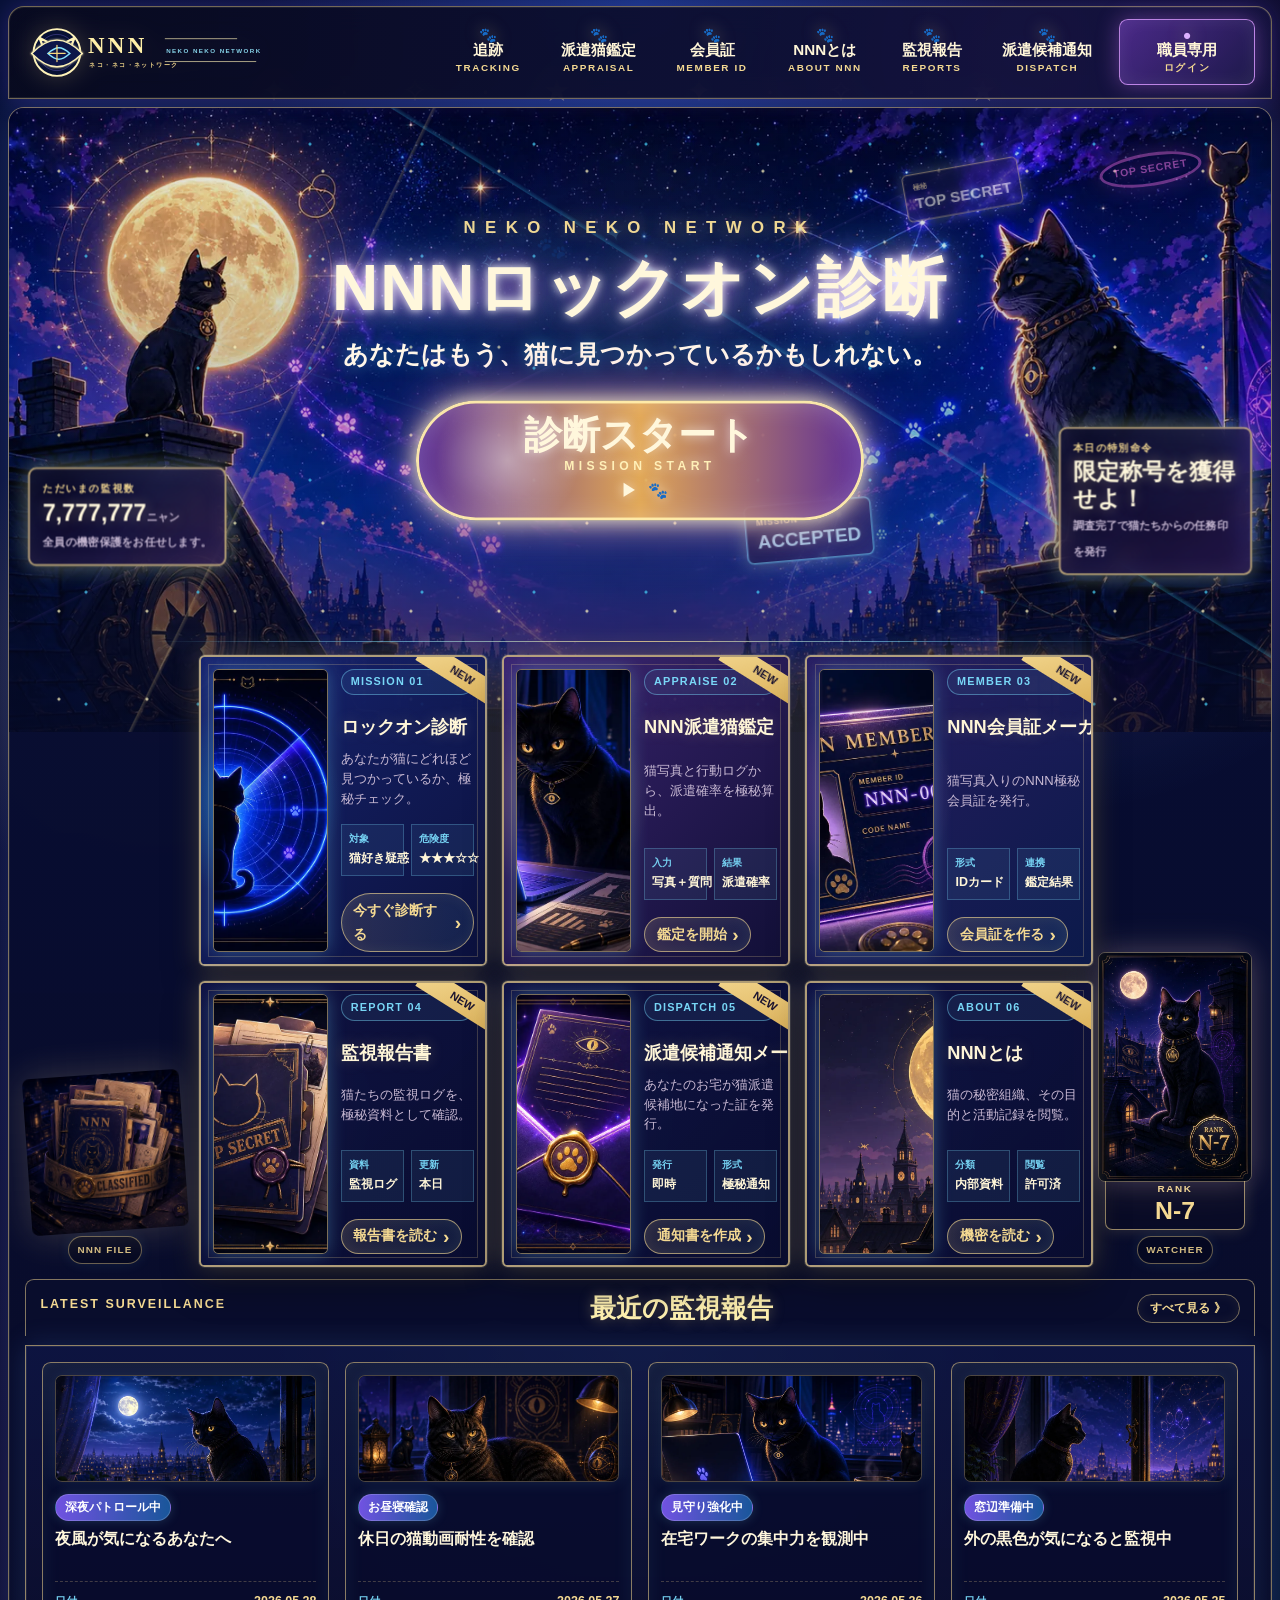
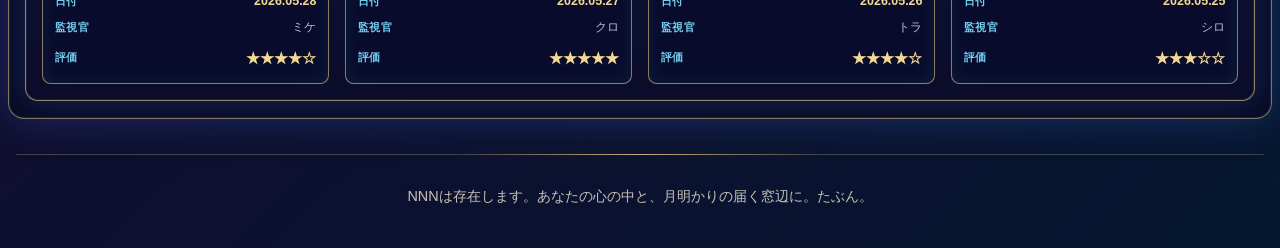
<file: index.html>
﻿<!DOCTYPE html>
<html lang="ja">
<head>
  <meta charset="UTF-8">
  <meta name="viewport" content="width=device-width, initial-scale=1.0">
  <title>NNNロックオン診断</title>
  <meta name="description" content="猫の秘密組織NNN（ネコ・ネコ・ネットワーク）にどれくらいロックオンされているか確認できる極秘ポータルです。">
  <link rel="stylesheet" href="css/style.css?v=20260610-home-mobile-cards">
  <link rel="icon" href="assets/favicon/favicon.svg" type="image/svg+xml">
  <link rel="shortcut icon" href="assets/favicon/favicon.ico">
  <link rel="icon" href="assets/favicon/favicon-32x32.png" sizes="32x32" type="image/png">
  <link rel="icon" href="assets/favicon/favicon-16x16.png" sizes="16x16" type="image/png">
  <link rel="apple-touch-icon" href="assets/favicon/apple-touch-icon.png">
  <link rel="manifest" href="assets/favicon/site.webmanifest">
</head>
<body class="home-page">
  <header class="site-header">
    <a class="site-logo" href="index.html" aria-label="NNNロックオン診断 ホーム">
      <img class="site-logo-main" src="assets/images/common/nnn-logo.svg" alt="NNN ネコ・ネコ・ネットワーク">
    </a>
    <button class="nav-toggle" type="button" aria-label="メニューを開閉" aria-expanded="false">☰</button>
    <nav class="site-nav" aria-label="メインナビゲーション">
      <a href="diagnosis.html"><span>追跡</span><small>TRACKING</small></a>
      <a href="appraise.html"><span>派遣猫鑑定</span><small>APPRAISAL</small></a>
      <a href="membership.html"><span>会員証</span><small>MEMBER ID</small></a>
      <a href="about.html"><span>NNNとは</span><small>ABOUT NNN</small></a>
      <a href="report.html"><span>監視報告</span><small>REPORTS</small></a>
      <a href="notice.html"><span>派遣候補通知</span><small>DISPATCH</small></a>
      <a class="staff-login" href="diagnosis.html"><span>職員専用</span><small>ログイン</small></a>
    </nav>
  </header>

  <main>
    <section class="portal-shell" aria-label="NNN極秘ポータル">
      <section class="hero image-hero portal-hero">
        <div class="portal-lines" aria-hidden="true"></div>
        <div class="portal-paws" aria-hidden="true">✦　🐾　✧　🐾　✦</div>
        <div class="hero-core">
          <p class="eyebrow">NEKO NEKO NETWORK</p>
          <h1>NNNロックオン診断</h1>
          <p class="lead">あなたはもう、猫に見つかっているかもしれない。</p>
          <a class="button primary glow start-button" href="diagnosis.html">
            <span>診断スタート</span>
            <small>MISSION START</small>
          </a>
        </div>
        <div class="hero-intel hero-watch">
          <span class="intel-label">ただいまの監視数</span>
          <strong>7,777,777<span>ニャン</span></strong>
          <small>全員の機密保護をお任せします。</small>
        </div>
        <div class="hero-intel hero-accepted">
          <span class="intel-label">MISSION</span>
          <strong>ACCEPTED</strong>
        </div>
        <div class="hero-intel hero-classified">
          <span class="intel-label">極秘</span>
          <strong>TOP SECRET</strong>
        </div>
        <div class="hero-intel hero-command">
          <span class="intel-label">本日の特別命令</span>
          <strong>限定称号を獲得せよ！</strong>
          <small>調査完了で猫たちからの任務印を発行</small>
        </div>
        <div class="hero-intel hero-rank">
          <span class="intel-label">RANK</span>
          <strong>N-7</strong>
          <small>エリート職員候補</small>
        </div>
        <div class="hero-file-stack" aria-hidden="true">
          <img src="images/side-documents.webp" alt="">
        </div>
        <div class="hero-side-cat" aria-hidden="true">
          <img src="images/side-rank-cat.webp" alt="">
          <span>監視官待機中</span>
        </div>
      </section>

      <section class="section home-mission-section">
        <div class="portal-side-decor portal-documents" aria-hidden="true">
          <img src="images/side-documents.webp" alt="">
        </div>
        <div class="mission-grid">
          <a class="secret-card mission-card" href="diagnosis.html">
            <span class="mission-code">MISSION 01</span>
            <span class="card-visual"><img src="images/card-diagnosis.webp" alt=""></span>
            <h3>ロックオン診断</h3>
            <p>あなたが猫にどれほど見つかっているか、極秘チェック。</p>
            <dl class="mission-meta">
              <div><dt>対象</dt><dd>猫好き疑惑</dd></div>
              <div><dt>危険度</dt><dd>★★★☆☆</dd></div>
            </dl>
            <span class="mission-action">今すぐ診断する</span>
          </a>
          <a class="secret-card mission-card" href="appraise.html">
            <span class="mission-code">APPRAISE 02</span>
            <span class="card-visual"><img src="images/report-thumb-03.webp" alt=""></span>
            <h3>NNN派遣猫鑑定</h3>
            <p>猫写真と行動ログから、派遣確率を極秘算出。</p>
            <dl class="mission-meta">
              <div><dt>入力</dt><dd>写真＋質問</dd></div>
              <div><dt>結果</dt><dd>派遣確率</dd></div>
            </dl>
            <span class="mission-action">鑑定を開始</span>
          </a>
          <a class="secret-card mission-card" href="membership.html">
            <span class="mission-code">MEMBER 03</span>
            <span class="card-visual"><img src="images/card-membership.webp" alt=""></span>
            <h3>NNN会員証メーカー</h3>
            <p>猫写真入りのNNN極秘会員証を発行。</p>
            <dl class="mission-meta">
              <div><dt>形式</dt><dd>IDカード</dd></div>
              <div><dt>連携</dt><dd>鑑定結果</dd></div>
            </dl>
            <span class="mission-action">会員証を作る</span>
          </a>
          <a class="secret-card mission-card" href="report.html">
            <span class="mission-code">REPORT 04</span>
            <span class="card-visual"><img src="images/card-report.webp" alt=""></span>
            <h3>監視報告書</h3>
            <p>猫たちの監視ログを、極秘資料として確認。</p>
            <dl class="mission-meta">
              <div><dt>資料</dt><dd>監視ログ</dd></div>
              <div><dt>更新</dt><dd>本日</dd></div>
            </dl>
            <span class="mission-action">報告書を読む</span>
          </a>
          <a class="secret-card mission-card" href="notice.html">
            <span class="mission-code">DISPATCH 05</span>
            <span class="card-visual"><img src="images/card-assignment.webp" alt=""></span>
            <h3>派遣候補通知メーカー</h3>
            <p>あなたのお宅が猫派遣候補地になった証を発行。</p>
            <dl class="mission-meta">
              <div><dt>発行</dt><dd>即時</dd></div>
              <div><dt>形式</dt><dd>極秘通知</dd></div>
            </dl>
            <span class="mission-action">通知書を作成</span>
          </a>
          <a class="secret-card mission-card" href="about.html">
            <span class="mission-code">ABOUT 06</span>
            <span class="card-visual"><img src="images/hero-moon-cat.webp" alt=""></span>
            <h3>NNNとは</h3>
            <p>猫の秘密組織、その目的と活動記録を閲覧。</p>
            <dl class="mission-meta">
              <div><dt>分類</dt><dd>内部資料</dd></div>
              <div><dt>閲覧</dt><dd>許可済</dd></div>
            </dl>
            <span class="mission-action">機密を読む</span>
          </a>
        </div>
        <div class="portal-side-decor portal-rank-cat" aria-hidden="true">
          <img src="images/side-rank-cat-v2.webp" alt="">
          <div class="rank-mini-panel">
            <span>RANK</span>
            <strong>N-7</strong>
          </div>
        </div>
      </section>

      <section class="section recent-report-section" id="recent-reports">
        <div class="section-heading">
          <p class="eyebrow">LATEST SURVEILLANCE</p>
          <h2>最近の監視報告</h2>
          <a href="report.html" class="view-all-btn">すべて見る 》</a>
        </div>
        <div class="report-card-grid">
          <article class="mini-report-card">
            <div class="report-thumb"><img src="images/report-thumb-01.webp" alt=""></div>
            <span class="report-tag">深夜パトロール中</span>
            <h3>夜風が気になるあなたへ</h3>
            <div class="report-meta">
              <span><b>日付</b><time>2026.05.28</time></span>
              <span><b>監視官</b>ミケ</span>
              <span><b>評価</b><strong>★★★★☆</strong></span>
            </div>
          </article>
          <article class="mini-report-card">
            <div class="report-thumb"><img src="images/report-thumb-02.webp" alt=""></div>
            <span class="report-tag">お昼寝確認</span>
            <h3>休日の猫動画耐性を確認</h3>
            <div class="report-meta">
              <span><b>日付</b><time>2026.05.27</time></span>
              <span><b>監視官</b>クロ</span>
              <span><b>評価</b><strong>★★★★★</strong></span>
            </div>
          </article>
          <article class="mini-report-card">
            <div class="report-thumb"><img src="images/report-thumb-03.webp" alt=""></div>
            <span class="report-tag">見守り強化中</span>
            <h3>在宅ワークの集中力を観測中</h3>
            <div class="report-meta">
              <span><b>日付</b><time>2026.05.26</time></span>
              <span><b>監視官</b>トラ</span>
              <span><b>評価</b><strong>★★★★☆</strong></span>
            </div>
          </article>
          <article class="mini-report-card">
            <div class="report-thumb"><img src="images/report-thumb-04.webp" alt=""></div>
            <span class="report-tag">窓辺準備中</span>
            <h3>外の黒色が気になると監視中</h3>
            <div class="report-meta">
              <span><b>日付</b><time>2026.05.25</time></span>
              <span><b>監視官</b>シロ</span>
              <span><b>評価</b><strong>★★★☆☆</strong></span>
            </div>
          </article>
        </div>
      </section>
    </section>
  </main>

  <footer class="site-footer">
    <p>NNNは存在します。あなたの心の中と、月明かりの届く窓辺に。たぶん。</p>
  </footer>

  <script src="js/script.js"></script>
</body>
</html>
</file>
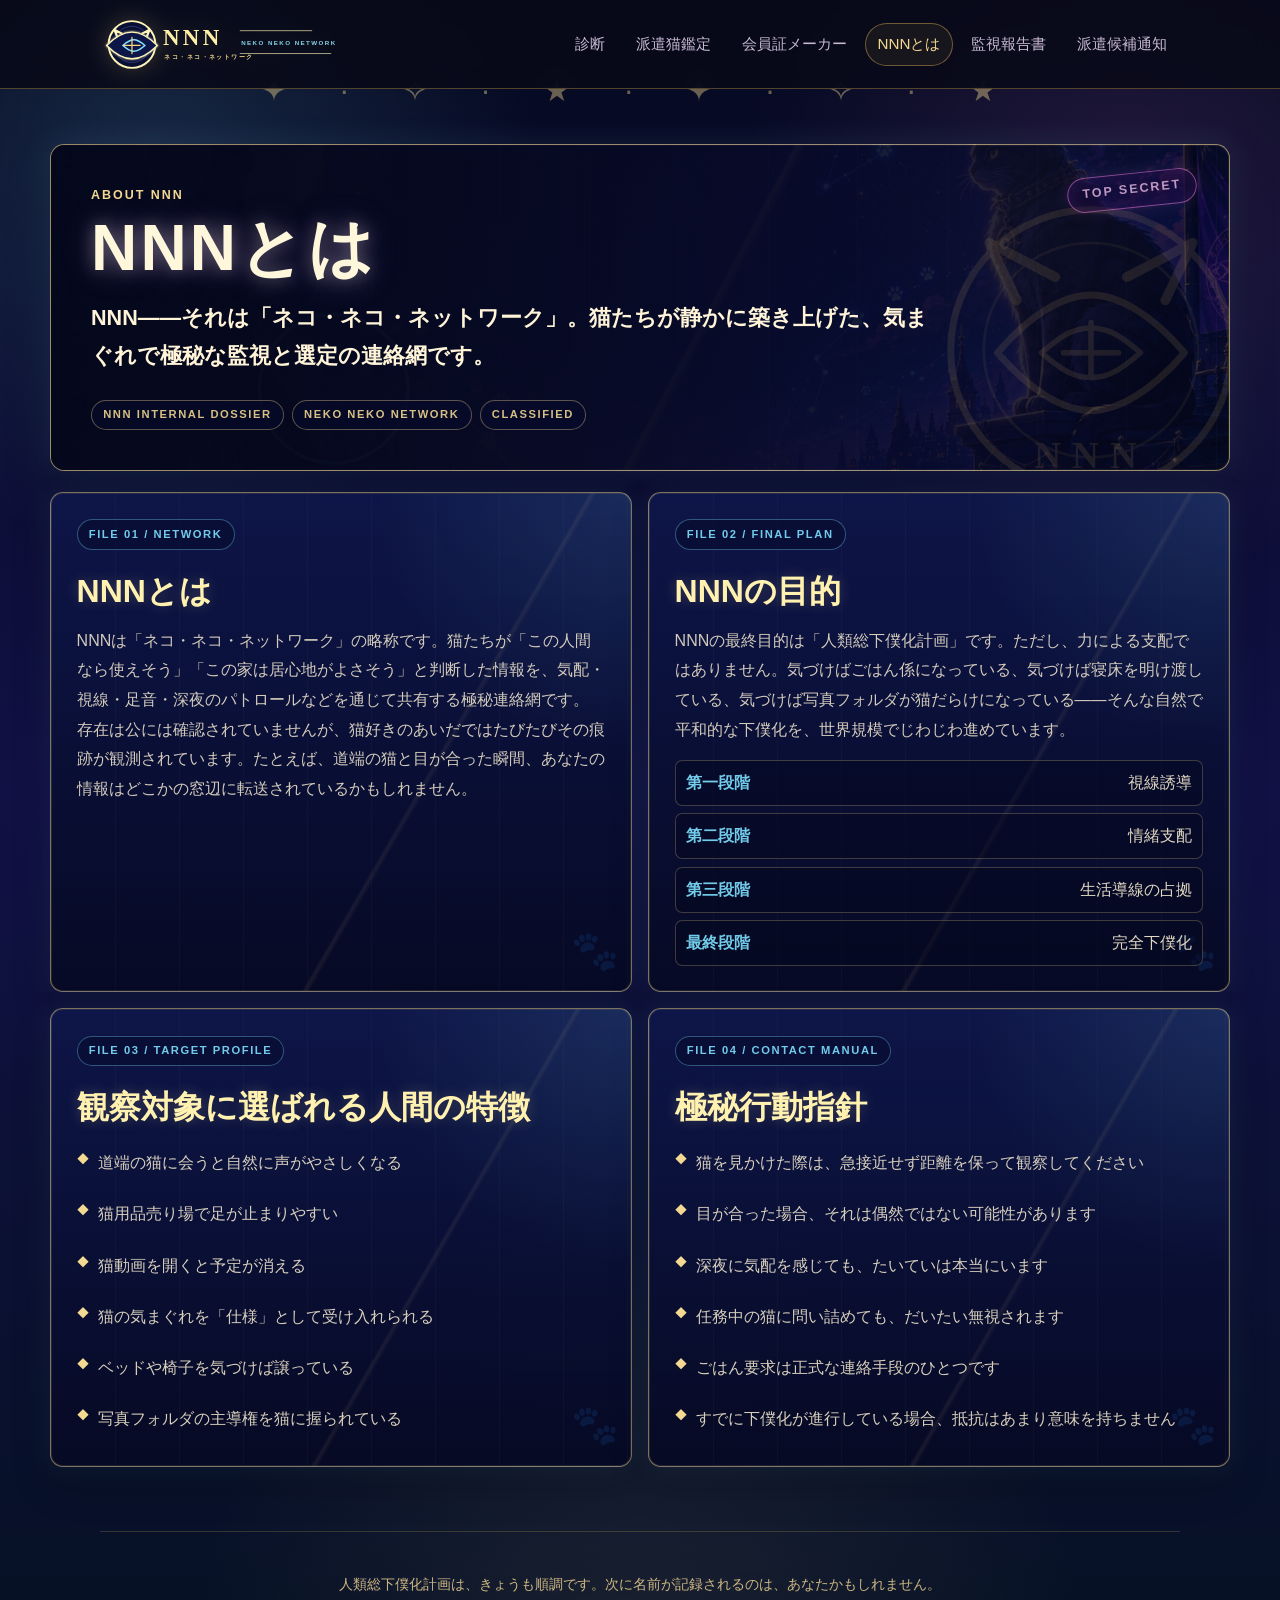
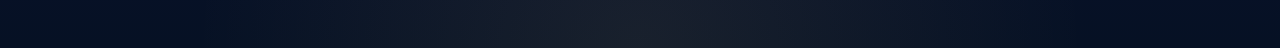
<file: about.html>
<!DOCTYPE html>
<html lang="ja">
<head>
  <meta charset="UTF-8">
  <meta name="viewport" content="width=device-width, initial-scale=1.0">
  <title>NNNとは | NNNロックオン診断</title>
  <meta name="description" content="NNN（ネコ・ネコ・ネットワーク）の極秘概要資料です。猫たちの監視網と人類総下僕化計画について記録します。">
  <link rel="stylesheet" href="css/style.css">
  <link rel="icon" href="assets/favicon/favicon.svg" type="image/svg+xml">
  <link rel="shortcut icon" href="assets/favicon/favicon.ico">
  <link rel="icon" href="assets/favicon/favicon-32x32.png" sizes="32x32" type="image/png">
  <link rel="icon" href="assets/favicon/favicon-16x16.png" sizes="16x16" type="image/png">
  <link rel="apple-touch-icon" href="assets/favicon/apple-touch-icon.png">
  <link rel="manifest" href="assets/favicon/site.webmanifest">
</head>
<body class="about-page">
  <header class="site-header">
    <a class="site-logo" href="index.html" aria-label="NNNロックオン診断 ホーム">
      <img class="site-logo-main" src="assets/images/common/nnn-logo.svg" alt="NNNロックオン診断">
    </a>
    <button class="nav-toggle" type="button" aria-label="メニューを開閉" aria-expanded="false">☰</button>
    <nav class="site-nav" aria-label="メインナビゲーション">
      <a href="diagnosis.html">診断</a>
      <a href="appraise.html">派遣猫鑑定</a>
      <a href="membership.html">会員証メーカー</a>
      <a href="about.html" aria-current="page">NNNとは</a>
      <a href="report.html">監視報告書</a>
      <a href="notice.html">派遣候補通知</a>
    </nav>
  </header>

  <main class="page-main about-main">
    <section class="page-hero compact about-hero">
      <div class="about-hero-stamp" aria-hidden="true">TOP SECRET</div>
      <img class="about-hero-emblem" src="assets/images/common/nnn-watermark.svg" alt="" aria-hidden="true">
      <p class="eyebrow">ABOUT NNN</p>
      <h1>NNNとは</h1>
      <p class="lead">NNN――それは「ネコ・ネコ・ネットワーク」。猫たちが静かに築き上げた、気まぐれで極秘な監視と選定の連絡網です。</p>
      <div class="about-hero-tags" aria-hidden="true">
        <span>NNN INTERNAL DOSSIER</span>
        <span>NEKO NEKO NETWORK</span>
        <span>CLASSIFIED</span>
      </div>
    </section>

    <section class="article-grid about-dossier-grid">
      <article class="document-card about-dossier-card">
        <span class="dossier-code">FILE 01 / NETWORK</span>
        <h2>NNNとは</h2>
        <p>NNNは「ネコ・ネコ・ネットワーク」の略称です。猫たちが「この人間なら使えそう」「この家は居心地がよさそう」と判断した情報を、気配・視線・足音・深夜のパトロールなどを通じて共有する極秘連絡網です。</p>
        <p>存在は公には確認されていませんが、猫好きのあいだではたびたびその痕跡が観測されています。たとえば、道端の猫と目が合った瞬間、あなたの情報はどこかの窓辺に転送されているかもしれません。</p>
      </article>
      <article class="document-card about-dossier-card">
        <span class="dossier-code">FILE 02 / FINAL PLAN</span>
        <h2>NNNの目的</h2>
        <p>NNNの最終目的は「人類総下僕化計画」です。ただし、力による支配ではありません。気づけばごはん係になっている、気づけば寝床を明け渡している、気づけば写真フォルダが猫だらけになっている――そんな自然で平和的な下僕化を、世界規模でじわじわ進めています。</p>
        <ol class="phase-list">
          <li><span>第一段階</span>視線誘導</li>
          <li><span>第二段階</span>情緒支配</li>
          <li><span>第三段階</span>生活導線の占拠</li>
          <li><span>最終段階</span>完全下僕化</li>
        </ol>
      </article>
      <article class="document-card about-dossier-card">
        <span class="dossier-code">FILE 03 / TARGET PROFILE</span>
        <h2>観察対象に選ばれる人間の特徴</h2>
        <ul class="paw-list">
          <li>道端の猫に会うと自然に声がやさしくなる</li>
          <li>猫用品売り場で足が止まりやすい</li>
          <li>猫動画を開くと予定が消える</li>
          <li>猫の気まぐれを「仕様」として受け入れられる</li>
          <li>ベッドや椅子を気づけば譲っている</li>
          <li>写真フォルダの主導権を猫に握られている</li>
        </ul>
      </article>
      <article class="document-card about-dossier-card warning">
        <span class="dossier-code">FILE 04 / CONTACT MANUAL</span>
        <h2>極秘行動指針</h2>
        <ul class="paw-list">
          <li>猫を見かけた際は、急接近せず距離を保って観察してください</li>
          <li>目が合った場合、それは偶然ではない可能性があります</li>
          <li>深夜に気配を感じても、たいていは本当にいます</li>
          <li>任務中の猫に問い詰めても、だいたい無視されます</li>
          <li>ごはん要求は正式な連絡手段のひとつです</li>
          <li>すでに下僕化が進行している場合、抵抗はあまり意味を持ちません</li>
        </ul>
      </article>
    </section>
  </main>

  <footer class="site-footer">
    <p>人類総下僕化計画は、きょうも順調です。次に名前が記録されるのは、あなたかもしれません。</p>
  </footer>

  <script src="js/script.js"></script>
</body>
</html>
</file>
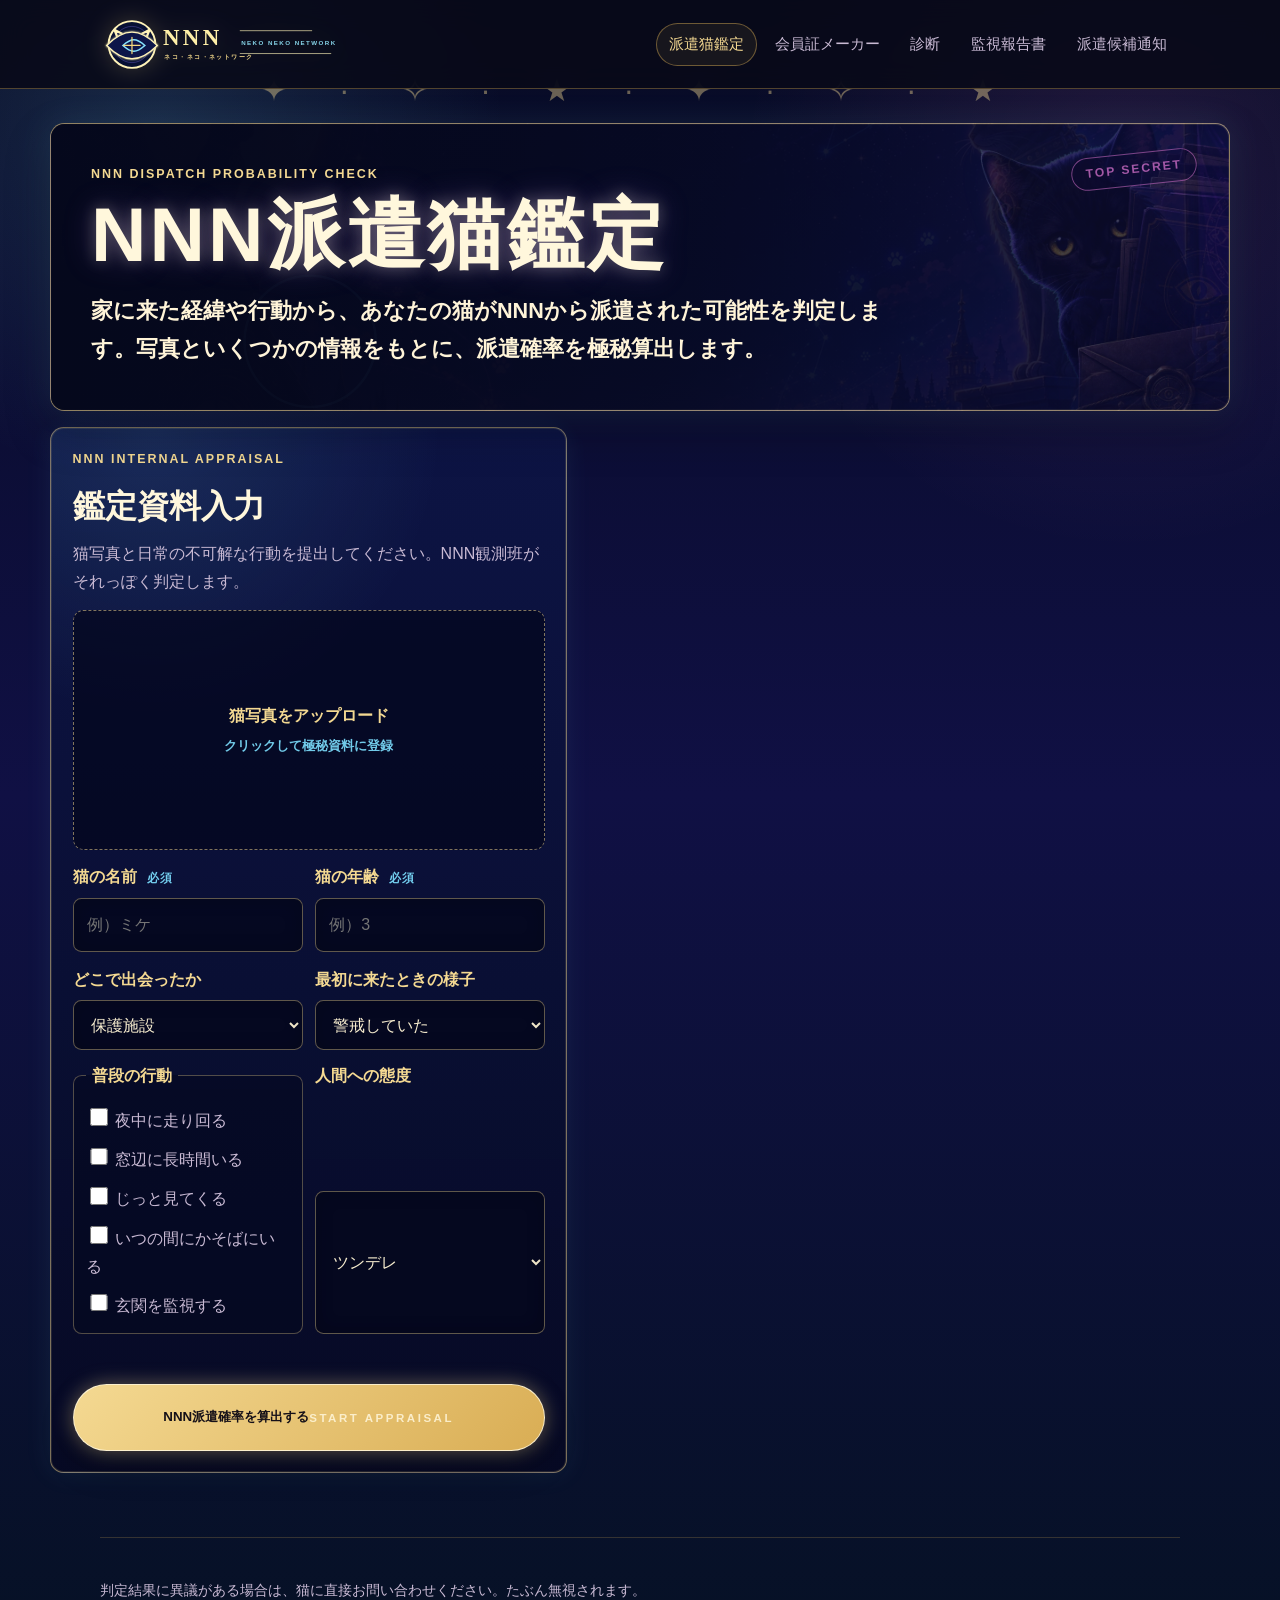
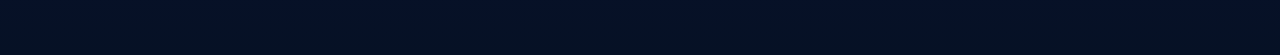
<file: appraise.html>
﻿<!DOCTYPE html>
<html lang="ja">
<head>
  <meta charset="UTF-8">
  <meta name="viewport" content="width=device-width, initial-scale=1.0">
  <title>NNN派遣猫鑑定 | NNNロックオン診断</title>
  <meta name="description" content="猫写真と行動情報から、NNNから派遣された可能性を極秘鑑定します。">
  <link rel="stylesheet" href="css/style.css">
  <link rel="icon" href="assets/favicon/favicon.svg" type="image/svg+xml">
  <link rel="shortcut icon" href="assets/favicon/favicon.ico">
  <link rel="icon" href="assets/favicon/favicon-32x32.png" sizes="32x32" type="image/png">
  <link rel="icon" href="assets/favicon/favicon-16x16.png" sizes="16x16" type="image/png">
  <link rel="apple-touch-icon" href="assets/favicon/apple-touch-icon.png">
  <link rel="manifest" href="assets/favicon/site.webmanifest">
</head>
<body class="nnn-tool-page appraise-page">
  <header class="site-header">
    <a class="site-logo" href="index.html" aria-label="NNNロックオン診断 ホーム">
      <img class="site-logo-main" src="assets/images/common/nnn-logo.svg" alt="NNNロックオン診断">
    </a>
    <button class="nav-toggle" type="button" aria-label="メニューを開閉" aria-expanded="false">☰</button>
    <nav class="site-nav" aria-label="メインナビゲーション">
      <a href="appraise.html" aria-current="page">派遣猫鑑定</a>
      <a href="membership.html">会員証メーカー</a>
      <a href="diagnosis.html">診断</a>
      <a href="report.html">監視報告書</a>
      <a href="notice.html">派遣候補通知</a>
    </nav>
  </header>

  <main class="tool-main">
    <section class="tool-hero">
      <div class="tool-hero-stamp" aria-hidden="true">TOP SECRET</div>
      <img class="tool-bg-cat" src="assets/images/notice/bg-cat-01.webp" alt="" aria-hidden="true">
      <p class="eyebrow">NNN DISPATCH PROBABILITY CHECK</p>
      <h1>NNN派遣猫鑑定</h1>
      <p class="lead">家に来た経緯や行動から、あなたの猫がNNNから派遣された可能性を判定します。写真といくつかの情報をもとに、派遣確率を極秘算出します。</p>
    </section>

    <section class="tool-console appraise-console">
      <form id="appraiseForm" class="appraise-form" novalidate>
        <div class="tool-panel-heading">
          <p class="eyebrow">NNN INTERNAL APPRAISAL</p>
          <h2>鑑定資料入力</h2>
          <p>猫写真と日常の不可解な行動を提出してください。NNN観測班がそれっぽく判定します。</p>
        </div>

        <label class="upload-zone" for="catPhoto">
          <input id="catPhoto" name="photo" type="file" accept="image/*" required>
          <span class="upload-copy">
            <strong>猫写真をアップロード</strong>
            <small>クリックして極秘資料に登録</small>
          </span>
          <img id="catPhotoPreview" class="upload-preview hidden" alt="アップロードした猫写真のプレビュー">
        </label>

        <div class="tool-field-grid">
          <label class="field-block" for="catName">
            <span>猫の名前 <b>必須</b></span>
            <input id="catName" type="text" maxlength="24" placeholder="例）ミケ" required>
          </label>
          <label class="field-block" for="catAge">
            <span>猫の年齢 <b>必須</b></span>
            <input id="catAge" type="number" min="0" max="30" step="0.1" placeholder="例）3" required>
          </label>
        </div>

        <div class="appraise-questions">
          <label class="field-block" for="meetPlace">
            <span>どこで出会ったか</span>
            <select id="meetPlace">
              <option value="10" data-route="shelter">保護施設</option>
              <option value="8" data-route="friend">知人宅</option>
              <option value="15" data-route="street">道端</option>
              <option value="4" data-route="petshop">ペットショップ</option>
              <option value="4" data-route="breeder">ブリーダー</option>
              <option value="15" data-route="balcony">ベランダに来た</option>
              <option value="20" data-route="entrance">玄関前に現れた</option>
              <option value="20" data-route="appeared">気づいたらいた</option>
            </select>
          </label>

          <label class="field-block" for="firstMood">
            <span>最初に来たときの様子</span>
            <select id="firstMood">
              <option value="4">警戒していた</option>
              <option value="10">すぐなついた</option>
              <option value="14">ずっと見てきた</option>
              <option value="20">当然のように入ってきた</option>
            </select>
          </label>

          <fieldset class="check-block">
            <legend>普段の行動</legend>
            <label><input type="checkbox" name="behavior" value="10"> 夜中に走り回る</label>
            <label><input type="checkbox" name="behavior" value="10"> 窓辺に長時間いる</label>
            <label><input type="checkbox" name="behavior" value="15"> じっと見てくる</label>
            <label><input type="checkbox" name="behavior" value="12"> いつの間にかそばにいる</label>
            <label><input type="checkbox" name="behavior" value="14"> 玄関を監視する</label>
          </fieldset>

          <label class="field-block" for="humanAttitude">
            <span>人間への態度</span>
            <select id="humanAttitude">
              <option value="6">ツンデレ</option>
              <option value="8">べったり</option>
              <option value="12">食事だけ要求</option>
              <option value="15">上から見てくる</option>
              <option value="18">監視員っぽい</option>
            </select>
          </label>
        </div>

        <p id="appraiseError" class="dispatch-error" role="alert"></p>
        <button id="appraiseSubmit" class="button primary glow tool-submit" type="submit">
          <span>NNN派遣確率を算出する</span>
          <small>START APPRAISAL</small>
        </button>
      </form>

      <section id="appraiseResult" class="appraise-result hidden" aria-live="polite"></section>
    </section>
  </main>

  <footer class="site-footer">
    <p>判定結果に異議がある場合は、猫に直接お問い合わせください。たぶん無視されます。</p>
  </footer>

  <script src="js/script.js"></script>
  <script src="js/appraise.js"></script>
</body>
</html>
</file>
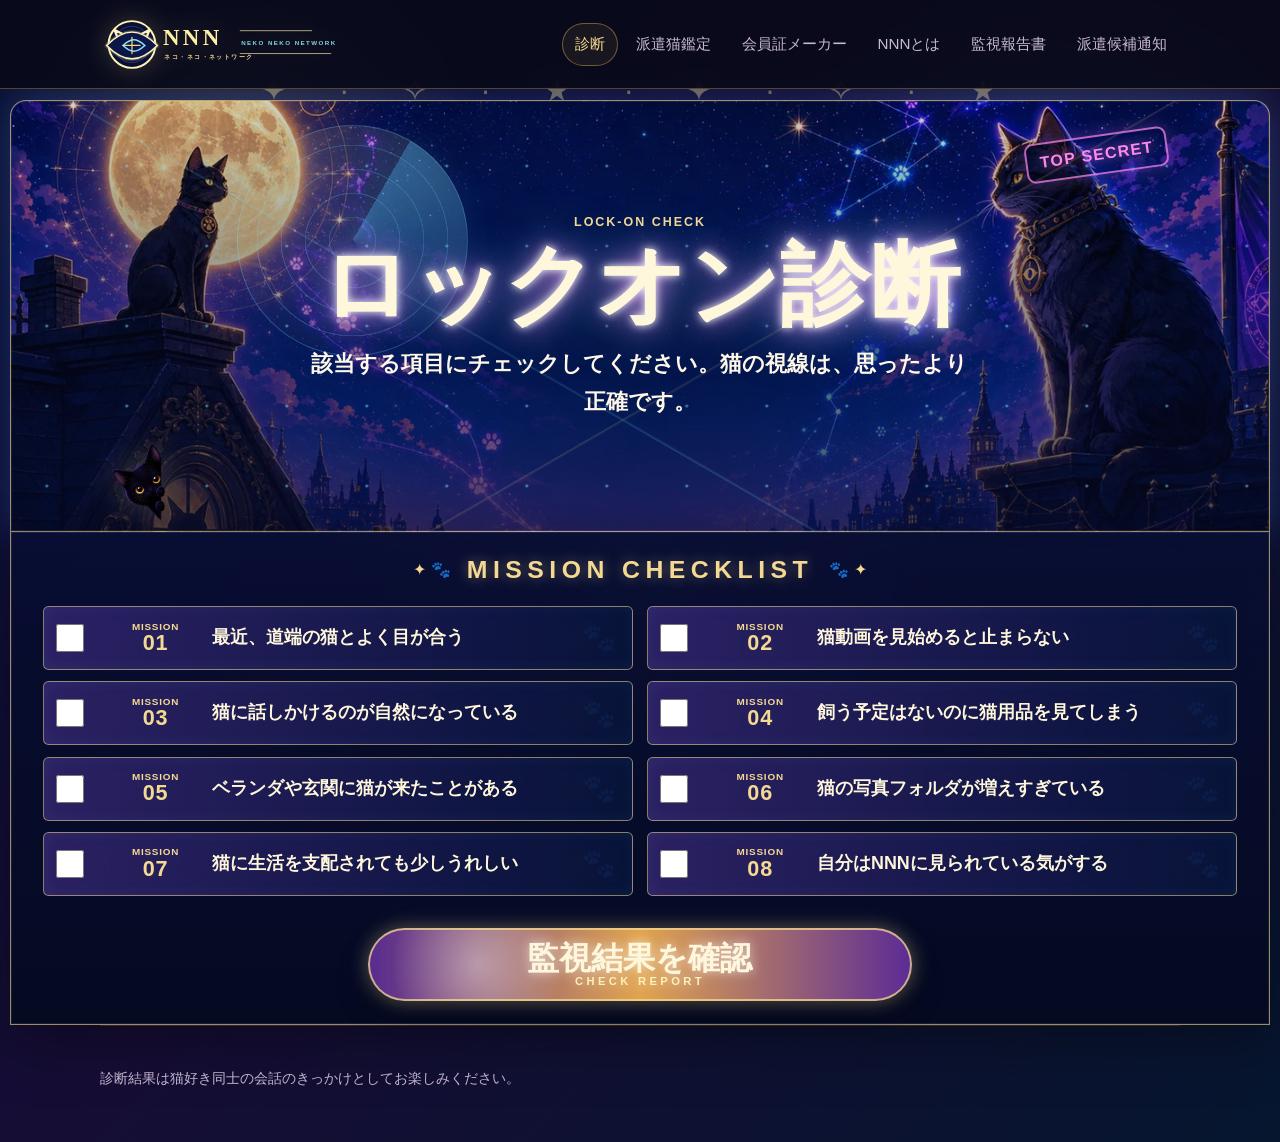
<file: diagnosis.html>
<!DOCTYPE html>
<html lang="ja">
<head>
  <meta charset="UTF-8">
  <meta name="viewport" content="width=device-width, initial-scale=1.0">
  <title>ロックオン診断 | NNNロックオン診断</title>
  <meta name="description" content="8つの質問でNNNからのロックオン度を診断します。">
  <link rel="stylesheet" href="css/style.css?v=20260610-share-protocol">
  <link rel="icon" href="assets/favicon/favicon.svg" type="image/svg+xml">
  <link rel="shortcut icon" href="assets/favicon/favicon.ico">
  <link rel="icon" href="assets/favicon/favicon-32x32.png" sizes="32x32" type="image/png">
  <link rel="icon" href="assets/favicon/favicon-16x16.png" sizes="16x16" type="image/png">
  <link rel="apple-touch-icon" href="assets/favicon/apple-touch-icon.png">
  <link rel="manifest" href="assets/favicon/site.webmanifest">
</head>
<body class="diagnosis-page">
  <header class="site-header">
    <a class="site-logo" href="index.html" aria-label="NNNロックオン診断 ホーム">
      <img class="site-logo-main" src="assets/images/common/nnn-logo.svg" alt="NNNロックオン診断">
    </a>
    <button class="nav-toggle" type="button" aria-label="メニューを開閉" aria-expanded="false">☰</button>
    <nav class="site-nav" aria-label="メインナビゲーション">
      <a href="diagnosis.html" aria-current="page">診断</a>
      <a href="appraise.html">派遣猫鑑定</a>
      <a href="membership.html">会員証メーカー</a>
      <a href="about.html">NNNとは</a>
      <a href="report.html">監視報告書</a>
      <a href="notice.html">派遣候補通知</a>
    </nav>
  </header>

  <main class="diagnosis-main">
    <section class="diagnosis-hero">
      <div class="diagnosis-hero-art" aria-hidden="true"></div>
      <div class="diagnosis-stamp" aria-hidden="true">TOP SECRET</div>
      <img class="diagnosis-peek" src="images/peek-cat.png" alt="" aria-hidden="true">
      <div class="diagnosis-hero-copy">
        <p class="eyebrow">LOCK-ON CHECK</p>
        <h1>ロックオン診断</h1>
        <p class="lead">該当する項目にチェックしてください。猫の視線は、思ったより正確です。</p>
      </div>
    </section>

    <section class="diagnosis-console">
      <div class="console-title">
        <span>✦ 🐾</span>
        <h2>MISSION CHECKLIST</h2>
        <span>🐾 ✦</span>
      </div>
      <form id="diagnosisForm" class="check-list mission-checklist">
        <label><input type="checkbox" name="sign"><span class="mission-no">MISSION <strong>01</strong></span><span class="mission-text">最近、道端の猫とよく目が合う</span></label>
        <label><input type="checkbox" name="sign"><span class="mission-no">MISSION <strong>02</strong></span><span class="mission-text">猫動画を見始めると止まらない</span></label>
        <label><input type="checkbox" name="sign"><span class="mission-no">MISSION <strong>03</strong></span><span class="mission-text">猫に話しかけるのが自然になっている</span></label>
        <label><input type="checkbox" name="sign"><span class="mission-no">MISSION <strong>04</strong></span><span class="mission-text">飼う予定はないのに猫用品を見てしまう</span></label>
        <label><input type="checkbox" name="sign"><span class="mission-no">MISSION <strong>05</strong></span><span class="mission-text">ベランダや玄関に猫が来たことがある</span></label>
        <label><input type="checkbox" name="sign"><span class="mission-no">MISSION <strong>06</strong></span><span class="mission-text">猫の写真フォルダが増えすぎている</span></label>
        <label><input type="checkbox" name="sign"><span class="mission-no">MISSION <strong>07</strong></span><span class="mission-text">猫に生活を支配されても少しうれしい</span></label>
        <label><input type="checkbox" name="sign"><span class="mission-no">MISSION <strong>08</strong></span><span class="mission-text">自分はNNNに見られている気がする</span></label>
        <div class="diagnosis-action">
          <button class="button primary glow diagnosis-submit" type="submit">
            <span>監視結果を確認</span>
            <small>CHECK REPORT</small>
          </button>
        </div>
      </form>
    </section>

    <section id="diagnosisResult" class="result-card diagnosis-result hidden" aria-live="polite"></section>
  </main>

  <footer class="site-footer">
    <p>診断結果は猫好き同士の会話のきっかけとしてお楽しみください。</p>
  </footer>

  <script src="js/capture.js?v=20260610-share-protocol"></script>
  <script src="js/share.js?v=20260610"></script>
  <script src="js/script.js?v=20260610-share-protocol"></script>
</body>
</html>
</file>
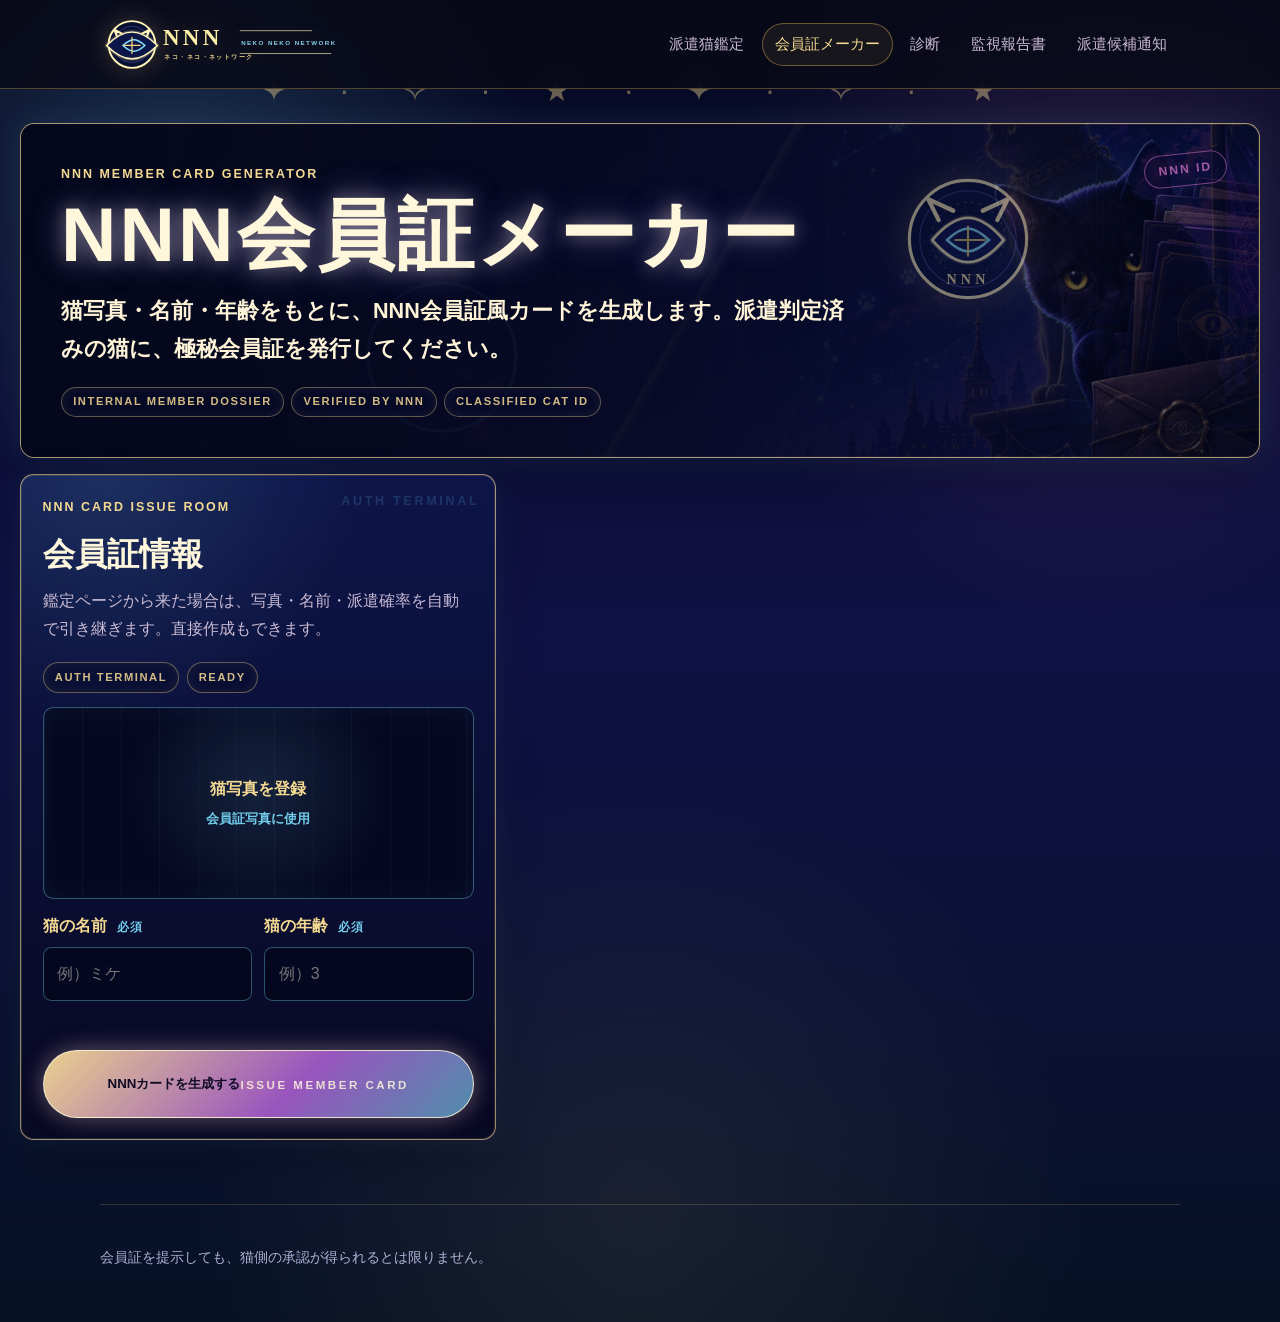
<file: membership.html>
﻿<!DOCTYPE html>
<html lang="ja">
<head>
  <meta charset="UTF-8">
  <meta name="viewport" content="width=device-width, initial-scale=1.0">
  <title>NNN会員証メーカー | NNNロックオン診断</title>
  <meta name="description" content="猫写真・名前・年齢からNNN会員証風カードを生成します。">
  <link rel="stylesheet" href="css/style.css?v=20260610-share-protocol">
  <link rel="icon" href="assets/favicon/favicon.svg" type="image/svg+xml">
  <link rel="shortcut icon" href="assets/favicon/favicon.ico">
  <link rel="icon" href="assets/favicon/favicon-32x32.png" sizes="32x32" type="image/png">
  <link rel="icon" href="assets/favicon/favicon-16x16.png" sizes="16x16" type="image/png">
  <link rel="apple-touch-icon" href="assets/favicon/apple-touch-icon.png">
  <link rel="manifest" href="assets/favicon/site.webmanifest">
</head>
<body class="nnn-tool-page membership-page">
  <header class="site-header">
    <a class="site-logo" href="index.html" aria-label="NNNロックオン診断 ホーム">
      <img class="site-logo-main" src="assets/images/common/nnn-logo.svg" alt="NNNロックオン診断">
    </a>
    <button class="nav-toggle" type="button" aria-label="メニューを開閉" aria-expanded="false">☰</button>
    <nav class="site-nav" aria-label="メインナビゲーション">
      <a href="appraise.html">派遣猫鑑定</a>
      <a href="membership.html" aria-current="page">会員証メーカー</a>
      <a href="diagnosis.html">診断</a>
      <a href="report.html">監視報告書</a>
      <a href="notice.html">派遣候補通知</a>
    </nav>
  </header>

  <main class="tool-main">
    <section class="tool-hero membership-hero">
      <div class="tool-hero-stamp" aria-hidden="true">NNN ID</div>
      <img class="membership-hero-emblem" src="assets/images/common/nnn-emblem.svg" alt="" aria-hidden="true">
      <img class="tool-bg-cat" src="assets/images/notice/bg-cat-01.webp" alt="" aria-hidden="true">
      <p class="eyebrow">NNN MEMBER CARD GENERATOR</p>
      <h1>NNN会員証メーカー</h1>
      <p class="lead">猫写真・名前・年齢をもとに、NNN会員証風カードを生成します。派遣判定済みの猫に、極秘会員証を発行してください。</p>
      <div class="membership-hero-tags" aria-hidden="true">
        <span>INTERNAL MEMBER DOSSIER</span>
        <span>VERIFIED BY NNN</span>
        <span>CLASSIFIED CAT ID</span>
      </div>
    </section>

    <section class="tool-console membership-console">
      <form id="memberForm" class="member-form" novalidate>
        <div class="tool-panel-heading">
          <p class="eyebrow">NNN CARD ISSUE ROOM</p>
          <h2>会員証情報</h2>
          <p>鑑定ページから来た場合は、写真・名前・派遣確率を自動で引き継ぎます。直接作成もできます。</p>
          <div class="issue-room-status" aria-hidden="true">
            <span>AUTH TERMINAL</span>
            <span>READY</span>
          </div>
        </div>

        <label class="upload-zone compact-upload" for="memberPhoto">
          <input id="memberPhoto" name="photo" type="file" accept="image/*" required aria-describedby="memberError">
          <span class="upload-copy">
            <strong>猫写真を登録</strong>
            <small>会員証写真に使用</small>
          </span>
          <img id="memberPhotoPreview" class="upload-preview hidden" alt="会員証に使う猫写真のプレビュー">
        </label>

        <div class="tool-field-grid">
          <label class="field-block" for="memberCatName">
            <span>猫の名前 <b>必須</b></span>
            <input id="memberCatName" type="text" maxlength="24" placeholder="例）ミケ" required aria-describedby="memberError">
          </label>
          <label class="field-block" for="memberCatAge">
            <span>猫の年齢 <b>必須</b></span>
            <input id="memberCatAge" type="number" min="0" max="30" step="0.1" placeholder="例）3" required aria-describedby="memberError">
          </label>
        </div>

        <p id="memberError" class="dispatch-error" role="alert"></p>
        <button class="button primary glow tool-submit" type="submit">
          <span>NNNカードを生成する</span>
          <small>ISSUE MEMBER CARD</small>
        </button>
      </form>

      <section id="memberCardResult" class="member-card-result hidden" aria-live="polite"></section>
    </section>
  </main>

  <footer class="site-footer">
    <p>会員証を提示しても、猫側の承認が得られるとは限りません。</p>
  </footer>

  <script src="js/script.js?v=20260604"></script>
  <script src="js/share.js?v=20260610"></script>
  <script src="js/membership.js?v=20260610-required-fields"></script>
</body>
</html>
</file>
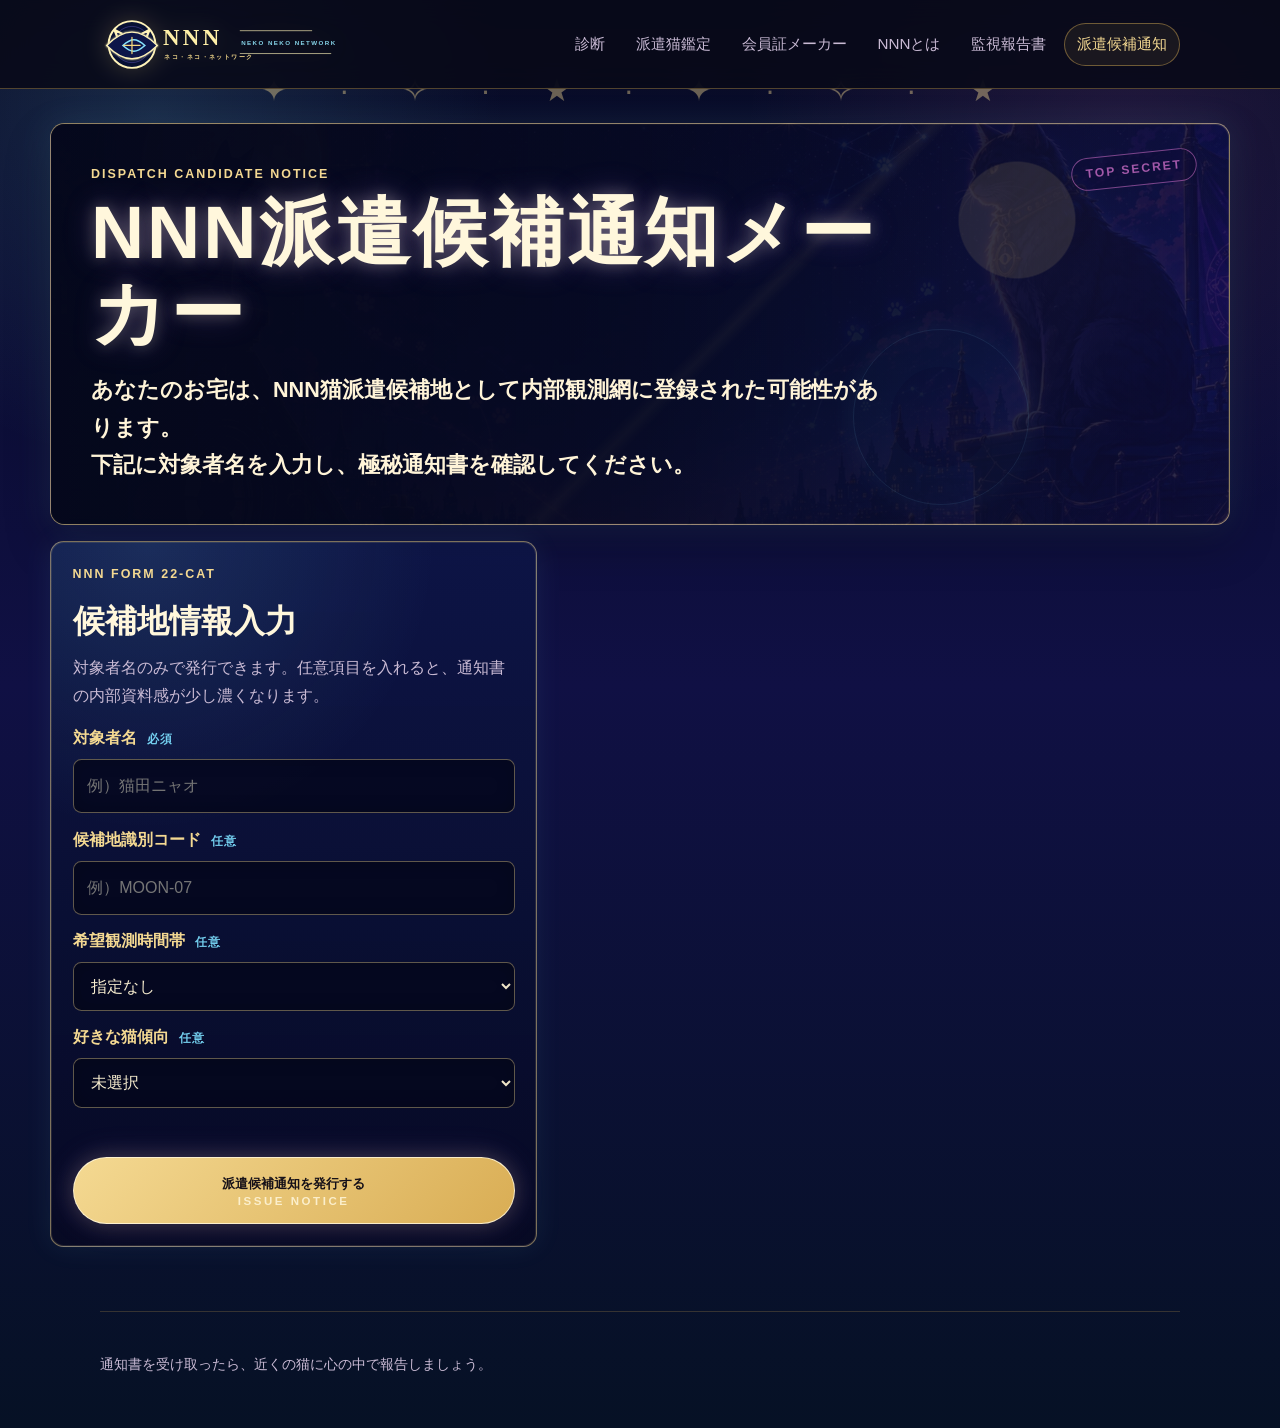
<file: notice.html>
﻿<!DOCTYPE html>
<html lang="ja">
<head>
  <meta charset="UTF-8">
  <meta name="viewport" content="width=device-width, initial-scale=1.0">
  <title>NNN派遣候補通知メーカー | NNNロックオン診断</title>
  <meta name="description" content="名前を入力して、NNN猫派遣候補地としての極秘通知書を発行できます。">
  <link rel="stylesheet" href="css/style.css?v=20260610-share-protocol">
  <link rel="icon" href="assets/favicon/favicon.svg" type="image/svg+xml">
  <link rel="shortcut icon" href="assets/favicon/favicon.ico">
  <link rel="icon" href="assets/favicon/favicon-32x32.png" sizes="32x32" type="image/png">
  <link rel="icon" href="assets/favicon/favicon-16x16.png" sizes="16x16" type="image/png">
  <link rel="apple-touch-icon" href="assets/favicon/apple-touch-icon.png">
  <link rel="manifest" href="assets/favicon/site.webmanifest">
</head>
<body class="notice-page">
  <header class="site-header">
    <a class="site-logo" href="index.html" aria-label="NNNロックオン診断 ホーム">
      <img class="site-logo-main" src="assets/images/common/nnn-logo.svg" alt="NNNロックオン診断">
    </a>
    <button class="nav-toggle" type="button" aria-label="メニューを開閉" aria-expanded="false">☰</button>
    <nav class="site-nav" aria-label="メインナビゲーション">
      <a href="diagnosis.html">診断</a>
      <a href="appraise.html">派遣猫鑑定</a>
      <a href="membership.html">会員証メーカー</a>
      <a href="about.html">NNNとは</a>
      <a href="report.html">監視報告書</a>
      <a href="notice.html" aria-current="page">派遣候補通知</a>
    </nav>
  </header>

  <main class="notice-main">
    <section class="notice-hero">
      <div class="notice-hero-seal" aria-hidden="true">TOP SECRET</div>
      <div class="notice-hero-orbit" aria-hidden="true"></div>
      <p class="eyebrow">DISPATCH CANDIDATE NOTICE</p>
      <h1>NNN派遣候補通知メーカー</h1>
      <p class="lead">あなたのお宅は、NNN猫派遣候補地として内部観測網に登録された可能性があります。<br>下記に対象者名を入力し、極秘通知書を確認してください。</p>
    </section>

    <section class="notice-workbench" aria-label="極秘通知書メーカー">
      <form id="dispatchNoticeForm" class="dispatch-form" novalidate>
        <div class="dispatch-form-heading">
          <p class="eyebrow">NNN FORM 22-CAT</p>
          <h2>候補地情報入力</h2>
          <p>対象者名のみで発行できます。任意項目を入れると、通知書の内部資料感が少し濃くなります。</p>
        </div>

        <label class="field-block" for="dispatchName">
          <span>対象者名 <b>必須</b></span>
          <input id="dispatchName" name="name" type="text" maxlength="24" placeholder="例）猫田ニャオ" autocomplete="name" required>
        </label>

        <div class="dispatch-optional-grid">
          <label class="field-block" for="dispatchCode">
            <span>候補地識別コード <small>任意</small></span>
            <input id="dispatchCode" name="code" type="text" maxlength="18" placeholder="例）MOON-07">
          </label>

          <label class="field-block" for="dispatchWatchTime">
            <span>希望観測時間帯 <small>任意</small></span>
            <select id="dispatchWatchTime" name="watchTime">
              <option value="">指定なし</option>
              <option>深夜</option>
              <option>早朝</option>
              <option>夕暮れ</option>
            </select>
          </label>

          <label class="field-block" for="dispatchPreference">
            <span>好きな猫傾向 <small>任意</small></span>
            <select id="dispatchPreference" name="preference">
              <option value="">未選択</option>
              <option>黒猫</option>
              <option>茶トラ</option>
              <option>ハチワレ</option>
              <option>白猫</option>
              <option>長毛</option>
              <option>子猫</option>
              <option>おまかせ</option>
            </select>
          </label>
        </div>

        <p id="dispatchFormError" class="dispatch-error" role="alert"></p>

        <button class="button primary glow dispatch-submit" type="submit">
          <span>派遣候補通知を発行する</span>
          <small>ISSUE NOTICE</small>
        </button>
      </form>

      <section id="dispatchNoticeResult" class="dispatch-result hidden" aria-live="polite"></section>
    </section>
  </main>

  <footer class="site-footer">
    <p>通知書を受け取ったら、近くの猫に心の中で報告しましょう。</p>
  </footer>

  <script src="js/script.js?v=20260604"></script>
  <script src="js/capture.js?v=20260610-share-protocol"></script>
  <script src="js/share.js?v=20260610"></script>
  <script src="js/notice.js?v=20260610-share-protocol"></script>
</body>
</html>
</file>
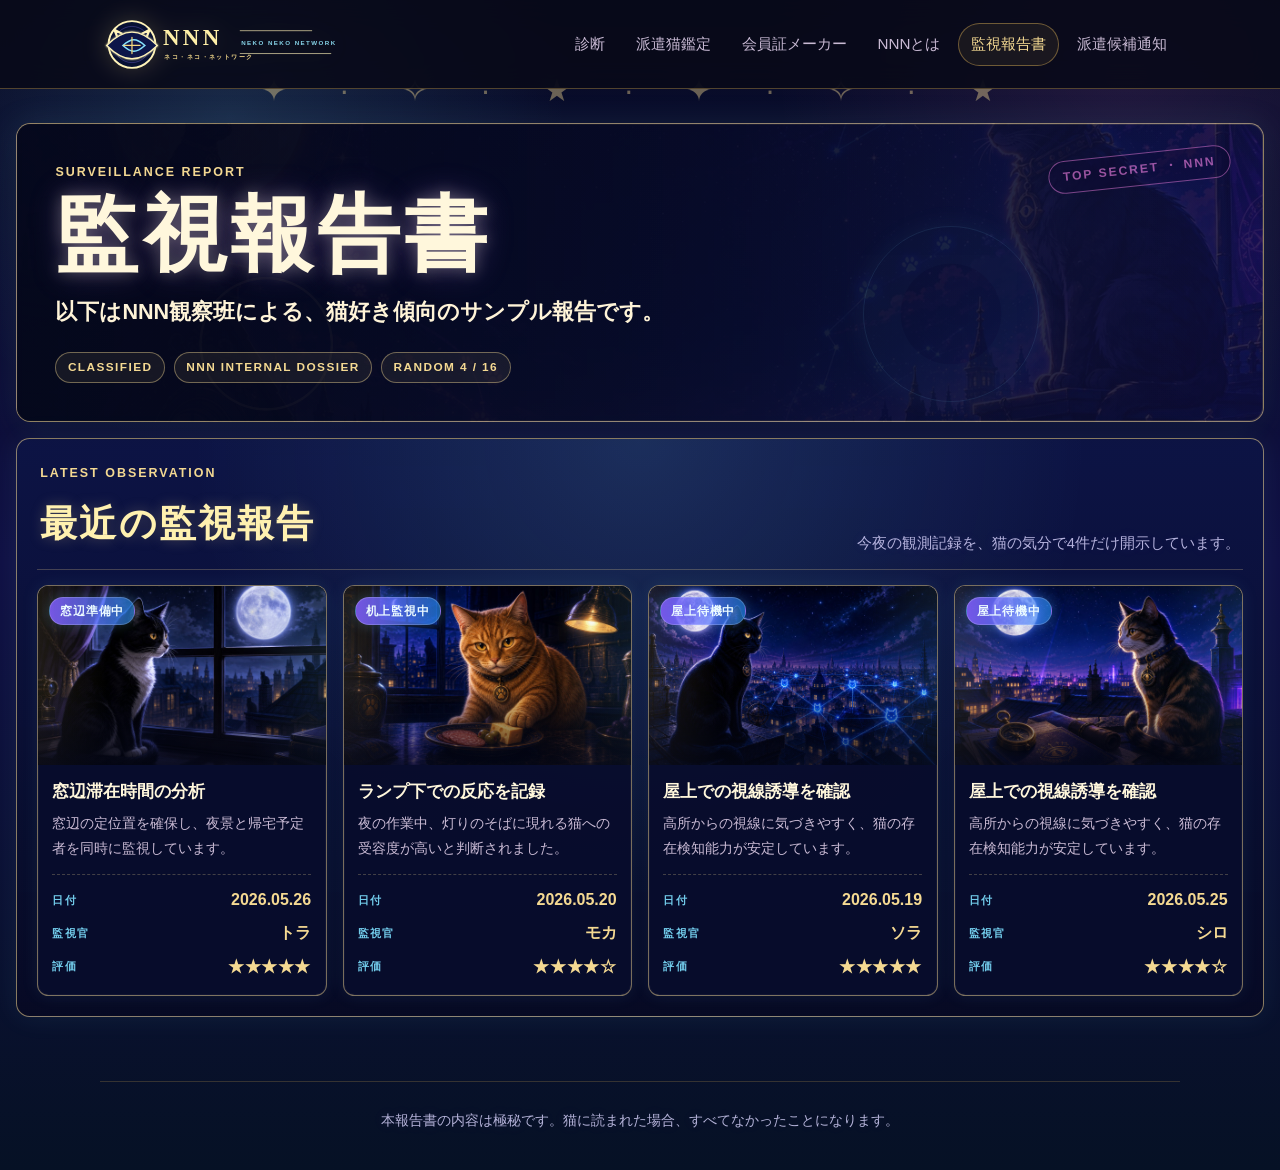
<file: report.html>
<!DOCTYPE html>
<html lang="ja">
<head>
  <meta charset="UTF-8">
  <meta name="viewport" content="width=device-width, initial-scale=1.0">
  <title>監視報告書 | NNNロックオン診断</title>
  <meta name="description" content="NNN観察班による猫好き傾向の極秘監視報告書をランダム表示します。">
  <link rel="stylesheet" href="css/style.css">
  <link rel="icon" href="assets/favicon/favicon.svg" type="image/svg+xml">
  <link rel="shortcut icon" href="assets/favicon/favicon.ico">
  <link rel="icon" href="assets/favicon/favicon-32x32.png" sizes="32x32" type="image/png">
  <link rel="icon" href="assets/favicon/favicon-16x16.png" sizes="16x16" type="image/png">
  <link rel="apple-touch-icon" href="assets/favicon/apple-touch-icon.png">
  <link rel="manifest" href="assets/favicon/site.webmanifest">
</head>
<body class="reports-page">
  <header class="site-header">
    <a class="site-logo" href="index.html" aria-label="NNNロックオン診断 ホーム">
      <img class="site-logo-main" src="assets/images/common/nnn-logo.svg" alt="NNNロックオン診断">
    </a>
    <button class="nav-toggle" type="button" aria-label="メニューを開閉" aria-expanded="false">☰</button>
    <nav class="site-nav" aria-label="メインナビゲーション">
      <a href="diagnosis.html">診断</a>
      <a href="appraise.html">派遣猫鑑定</a>
      <a href="membership.html">会員証メーカー</a>
      <a href="about.html">NNNとは</a>
      <a href="report.html" aria-current="page">監視報告書</a>
      <a href="notice.html">派遣候補通知</a>
    </nav>
  </header>

  <main class="reports-main">
    <section class="reports-hero">
      <div class="reports-hero-orbit" aria-hidden="true"></div>
      <p class="eyebrow">SURVEILLANCE REPORT</p>
      <h1>監視報告書</h1>
      <p class="lead">以下はNNN観察班による、猫好き傾向のサンプル報告です。</p>
      <div class="reports-hero-meta" aria-label="報告書メタ情報">
        <span>CLASSIFIED</span>
        <span>NNN INTERNAL DOSSIER</span>
        <span>RANDOM 4 / 16</span>
      </div>
    </section>

    <section class="surveillance-section" aria-labelledby="surveillanceTitle">
      <div class="surveillance-heading">
        <div>
          <p class="eyebrow">LATEST OBSERVATION</p>
          <h2 id="surveillanceTitle">最近の監視報告</h2>
        </div>
        <p id="observationComment" class="observation-comment"></p>
      </div>

      <div id="surveillanceGrid" class="surveillance-grid" aria-live="polite"></div>
      <noscript>
        <p class="reports-noscript">監視報告の表示にはJavaScriptが必要です。</p>
      </noscript>
    </section>
  </main>

  <footer class="site-footer">
    <p id="reportFooterComment" class="report-footer-comment"></p>
  </footer>

  <script src="js/script.js"></script>
  <script src="js/reports.js"></script>
</body>
</html>
</file>
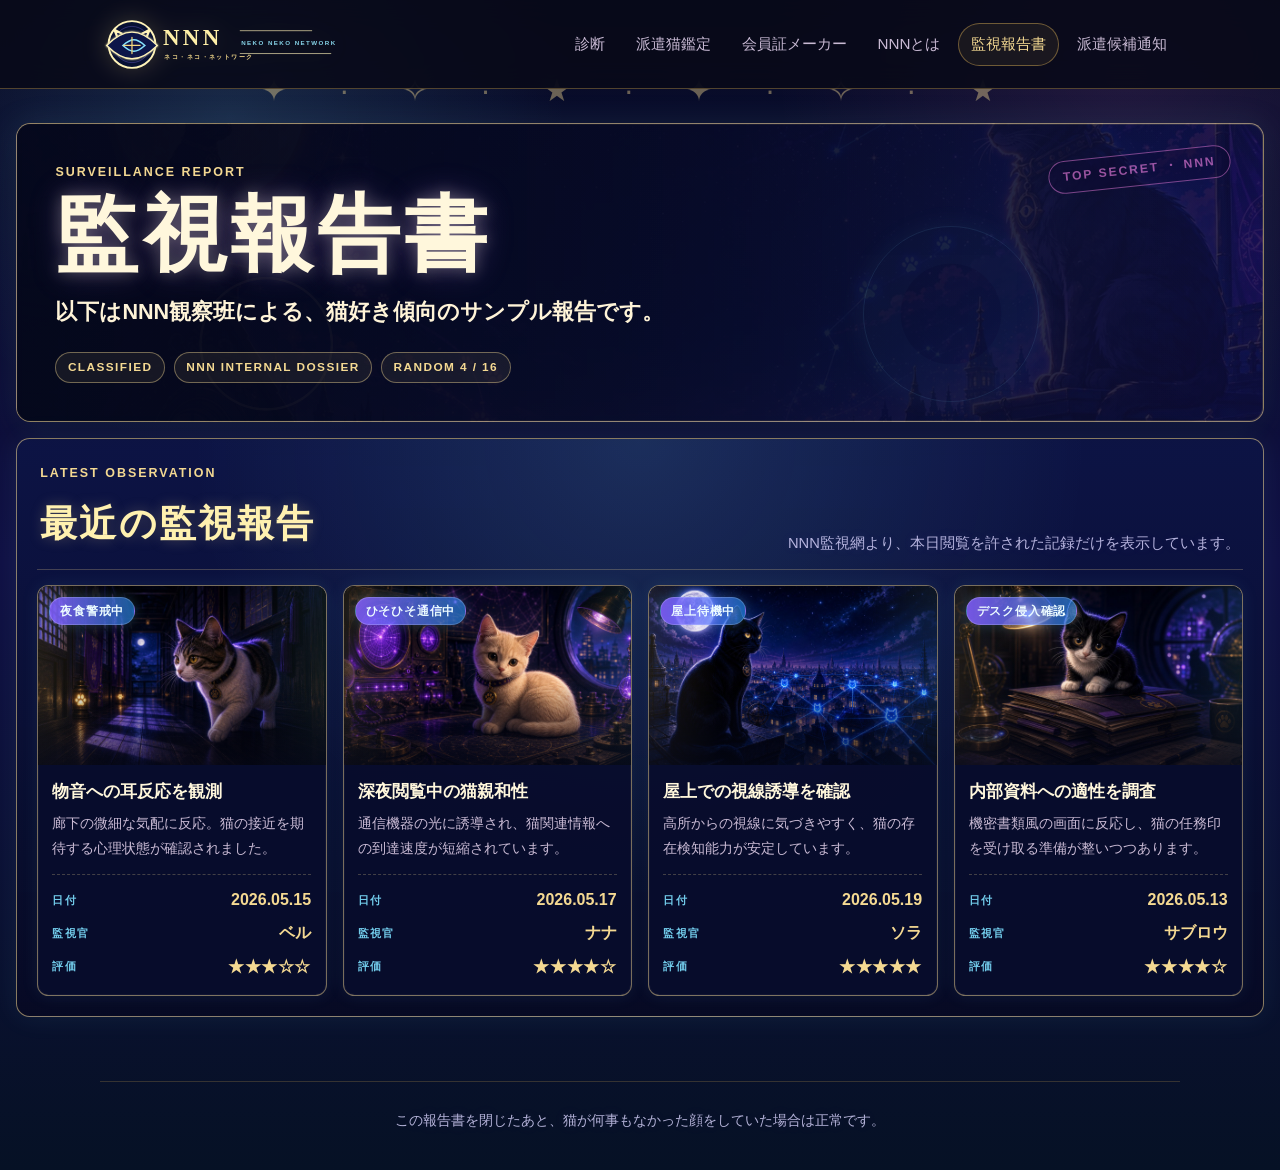
<file: reports.html>
<!DOCTYPE html>
<html lang="ja">
<head>
  <meta charset="UTF-8">
  <meta name="viewport" content="width=device-width, initial-scale=1.0">
  <title>監視報告書 | NNNロックオン診断</title>
  <meta name="description" content="NNN観察班による猫好き傾向の極秘監視報告書をランダム表示します。">
  <link rel="stylesheet" href="css/style.css">
  <link rel="icon" href="assets/favicon/favicon.svg" type="image/svg+xml">
  <link rel="shortcut icon" href="assets/favicon/favicon.ico">
  <link rel="icon" href="assets/favicon/favicon-32x32.png" sizes="32x32" type="image/png">
  <link rel="icon" href="assets/favicon/favicon-16x16.png" sizes="16x16" type="image/png">
  <link rel="apple-touch-icon" href="assets/favicon/apple-touch-icon.png">
  <link rel="manifest" href="assets/favicon/site.webmanifest">
</head>
<body class="reports-page">
  <header class="site-header">
    <a class="site-logo" href="index.html" aria-label="NNNロックオン診断 ホーム">
      <img class="site-logo-main" src="assets/images/common/nnn-logo.svg" alt="NNNロックオン診断">
    </a>
    <button class="nav-toggle" type="button" aria-label="メニューを開閉" aria-expanded="false">☰</button>
    <nav class="site-nav" aria-label="メインナビゲーション">
      <a href="diagnosis.html">診断</a>
      <a href="appraise.html">派遣猫鑑定</a>
      <a href="membership.html">会員証メーカー</a>
      <a href="about.html">NNNとは</a>
      <a href="reports.html" aria-current="page">監視報告書</a>
      <a href="notice.html">派遣候補通知</a>
    </nav>
  </header>

  <main class="reports-main">
    <section class="reports-hero">
      <div class="reports-hero-orbit" aria-hidden="true"></div>
      <p class="eyebrow">SURVEILLANCE REPORT</p>
      <h1>監視報告書</h1>
      <p class="lead">以下はNNN観察班による、猫好き傾向のサンプル報告です。</p>
      <div class="reports-hero-meta" aria-label="報告書メタ情報">
        <span>CLASSIFIED</span>
        <span>NNN INTERNAL DOSSIER</span>
        <span>RANDOM 4 / 16</span>
      </div>
    </section>

    <section class="surveillance-section" aria-labelledby="surveillanceTitle">
      <div class="surveillance-heading">
        <div>
          <p class="eyebrow">LATEST OBSERVATION</p>
          <h2 id="surveillanceTitle">最近の監視報告</h2>
        </div>
        <p id="observationComment" class="observation-comment"></p>
      </div>

      <div id="surveillanceGrid" class="surveillance-grid" aria-live="polite"></div>
      <noscript>
        <p class="reports-noscript">監視報告の表示にはJavaScriptが必要です。</p>
      </noscript>
    </section>
  </main>

  <footer class="site-footer">
    <p id="reportFooterComment" class="report-footer-comment"></p>
  </footer>

  <script src="js/script.js"></script>
  <script src="js/reports.js"></script>
</body>
</html>
</file>
<file: css/style.css>
﻿:root {
  --night: #0c1026;
  --midnight: #17143a;
  --violet: #3b2367;
  --ink: #090b16;
  --gold: #d9ad54;
  --gold-soft: #f4d992;
  --paper: rgba(20, 18, 43, 0.86);
  --paper-light: rgba(255, 248, 220, 0.08);
  --text: #f7edcf;
  --muted: #c9bad4;
  --shadow: rgba(0, 0, 0, 0.45);
  --max: 1080px;
}

* {
  box-sizing: border-box;
}

html {
  scroll-behavior: smooth;
}

body {
  margin: 0;
  min-height: 100vh;
  color: var(--text);
  font-family: "Hiragino Kaku Gothic ProN", "Yu Gothic", "Meiryo", sans-serif;
  line-height: 1.75;
  background:
    radial-gradient(circle at 82% 12%, rgba(244, 217, 146, 0.22) 0 7rem, transparent 7.2rem),
    radial-gradient(circle at 18% 18%, rgba(102, 66, 160, 0.42), transparent 18rem),
    linear-gradient(135deg, var(--night), var(--midnight) 48%, #11172e);
  overflow-x: hidden;
}

body::before {
  content: "✦  ·  ✧    ·  ★      · ✦   ·      ✧  ·  ★";
  position: fixed;
  inset: 4rem 0 auto 0;
  color: rgba(244, 217, 146, 0.42);
  font-size: clamp(1rem, 2.4vw, 2.2rem);
  letter-spacing: 1.4rem;
  text-align: center;
  pointer-events: none;
  z-index: -1;
}

a {
  color: inherit;
}

.site-header {
  position: sticky;
  top: 0;
  z-index: 20;
  display: flex;
  align-items: center;
  justify-content: space-between;
  gap: 1rem;
  padding: 0.85rem max(1rem, calc((100vw - var(--max)) / 2));
  background: rgba(8, 10, 25, 0.88);
  border-bottom: 1px solid rgba(217, 173, 84, 0.36);
  backdrop-filter: blur(14px);
}

.site-logo {
  display: inline-flex;
  align-items: center;
  gap: 0.55rem;
  min-width: 0;
  color: var(--gold-soft);
  font-weight: 800;
  text-decoration: none;
}

.site-logo-main {
  display: block;
  width: clamp(10.5rem, 20vw, 15.5rem);
  max-width: 100%;
  height: auto;
  filter: drop-shadow(0 0 0.8rem rgba(244, 217, 146, 0.22));
}

.logo-mark {
  display: grid;
  place-items: center;
  width: 2.1rem;
  height: 2.1rem;
  color: var(--night);
  background: var(--gold);
  border-radius: 50%;
  box-shadow: 0 0 18px rgba(244, 217, 146, 0.45);
}

.site-nav {
  display: flex;
  align-items: center;
  gap: 0.3rem;
}

.site-nav a {
  padding: 0.45rem 0.75rem;
  border: 1px solid transparent;
  border-radius: 999px;
  color: var(--muted);
  text-decoration: none;
  font-size: 0.95rem;
}

.site-nav a:hover,
.site-nav a[aria-current="page"] {
  color: var(--gold-soft);
  border-color: rgba(217, 173, 84, 0.45);
  background: rgba(217, 173, 84, 0.08);
}

.nav-toggle {
  display: none;
  width: 2.6rem;
  height: 2.6rem;
  color: var(--gold-soft);
  background: rgba(217, 173, 84, 0.08);
  border: 1px solid rgba(217, 173, 84, 0.45);
  border-radius: 0.45rem;
  font-size: 1.2rem;
}

.hero,
.page-main,
.section {
  width: min(var(--max), calc(100% - 2rem));
  margin-inline: auto;
}

.hero {
  position: relative;
  min-height: clamp(31rem, 68vh, 42rem);
  display: grid;
  align-content: center;
  padding: 5rem 0 4rem;
}

.image-hero {
  overflow: hidden;
  min-height: clamp(27rem, 58vh, 36rem);
  padding-top: 4rem;
  padding-bottom: 2.3rem;
  padding-inline: clamp(1rem, 4vw, 3rem);
  border: 1px solid rgba(217, 173, 84, 0.42);
  border-radius: 0.8rem;
  background:
    linear-gradient(90deg, rgba(8, 10, 25, 0.92) 0%, rgba(12, 16, 38, 0.72) 44%, rgba(12, 16, 38, 0.22) 100%),
    url("../images/hero-moon-cat.webp") center / cover no-repeat;
  box-shadow: 0 24px 70px rgba(0, 0, 0, 0.42), 0 0 38px rgba(138, 75, 255, 0.22), inset 0 0 0 1px rgba(244, 217, 146, 0.12);
}

.image-hero::before {
  content: "";
  position: absolute;
  inset: 0;
  background:
    linear-gradient(115deg, transparent 0 22%, rgba(244, 217, 146, 0.18) 22.2%, transparent 22.7% 100%),
    linear-gradient(25deg, transparent 0 63%, rgba(125, 224, 255, 0.18) 63.2%, transparent 63.7% 100%);
  opacity: 0.42;
  pointer-events: none;
}

.image-hero > .eyebrow,
.image-hero > h1,
.image-hero > .lead,
.image-hero > .button {
  position: relative;
  z-index: 2;
}

.image-hero + .section {
  padding-top: 0.45rem;
}

.hero-intel {
  position: absolute;
  z-index: 2;
  padding: 0.7rem 0.85rem;
  border: 1px solid rgba(244, 217, 146, 0.72);
  border-radius: 0.55rem;
  color: #fff8dd;
  background: linear-gradient(145deg, rgba(11, 13, 35, 0.82), rgba(44, 25, 85, 0.66));
  box-shadow: 0 0 18px rgba(244, 217, 146, 0.25), inset 0 0 20px rgba(125, 224, 255, 0.08);
  backdrop-filter: blur(8px);
}

.intel-label {
  display: block;
  margin-bottom: 0.18rem;
  color: var(--gold-soft);
  font-size: 0.68rem;
  font-weight: 900;
  letter-spacing: 0.12em;
}

.hero-intel strong {
  display: block;
  font-size: clamp(1rem, 2vw, 1.55rem);
  line-height: 1.15;
  text-shadow: 0 0 14px rgba(244, 217, 146, 0.38);
}

.hero-intel strong span,
.hero-intel small {
  color: var(--muted);
  font-size: 0.72rem;
  font-weight: 700;
}

.hero-watch {
  left: clamp(1rem, 3vw, 2rem);
  bottom: 1.35rem;
  width: min(15rem, 36vw);
}

.hero-accepted {
  right: 19rem;
  bottom: 2.2rem;
  color: #c7f7ff;
  border-color: rgba(125, 224, 255, 0.75);
  transform: rotate(-5deg);
}

.hero-classified {
  top: 1.2rem;
  right: 2rem;
  transform: rotate(8deg);
}

.hero-command {
  right: 1.35rem;
  bottom: 1.35rem;
  width: min(15rem, 32vw);
}

.image-hero .button {
  border-color: rgba(255, 247, 205, 0.95);
  box-shadow: 0 0 24px rgba(244, 217, 146, 0.58), 0 0 42px rgba(171, 88, 255, 0.35), 0 16px 32px rgba(0, 0, 0, 0.32);
}

.image-hero .button:hover {
  box-shadow: 0 0 30px rgba(244, 217, 146, 0.78), 0 0 58px rgba(171, 88, 255, 0.48), 0 18px 36px rgba(0, 0, 0, 0.36);
}

.hero h1,
.page-hero h1 {
  margin: 0;
  max-width: 12em;
  color: #fff7dc;
  font-size: clamp(2.35rem, 7vw, 5.6rem);
  line-height: 1.08;
  text-shadow: 0 0 22px rgba(217, 173, 84, 0.35), 0 0 46px rgba(77, 44, 135, 0.7);
}

.lead {
  max-width: 42rem;
  margin: 1rem 0 1.6rem;
  color: var(--muted);
  font-size: clamp(1.05rem, 2.4vw, 1.35rem);
}

.eyebrow {
  margin: 0 0 0.45rem;
  color: var(--gold-soft);
  font-size: 0.78rem;
  font-weight: 800;
  letter-spacing: 0.16em;
  text-transform: uppercase;
}

.button {
  display: inline-flex;
  align-items: center;
  justify-content: center;
  min-height: 3rem;
  padding: 0.75rem 1.25rem;
  border: 1px solid rgba(244, 217, 146, 0.75);
  border-radius: 999px;
  color: #151018;
  background: linear-gradient(135deg, var(--gold-soft), var(--gold));
  font-weight: 800;
  text-decoration: none;
  cursor: pointer;
  box-shadow: 0 10px 26px rgba(0, 0, 0, 0.24);
}

.button:hover {
  transform: translateY(-1px);
}

.button.secondary {
  color: var(--gold-soft);
  background: rgba(217, 173, 84, 0.08);
}

.glow {
  box-shadow: 0 0 20px rgba(244, 217, 146, 0.38), 0 16px 32px rgba(0, 0, 0, 0.28);
}

.section {
  padding: 1rem 0 4rem;
}

.section-heading {
  margin-bottom: 1.2rem;
}

.section-heading h2 {
  margin: 0;
  font-size: clamp(1.6rem, 3.4vw, 2.4rem);
}

.feature-grid,
.article-grid {
  display: grid;
  grid-template-columns: repeat(4, 1fr);
  gap: 1rem;
}

.secret-card,
.document-card,
.panel,
.result-card,
.notice-card,
.report-sheet {
  position: relative;
  border: 1px solid rgba(217, 173, 84, 0.55);
  background:
    linear-gradient(180deg, rgba(255, 255, 255, 0.055), transparent),
    var(--paper);
  box-shadow: 0 18px 48px var(--shadow);
}

.secret-card {
  min-height: 13rem;
  padding: 1.15rem;
  color: var(--text);
  text-decoration: none;
}

.secret-card::after,
.document-card::after,
.report-sheet::after,
.notice-card::after {
  content: "🐾";
  position: absolute;
  right: 0.75rem;
  bottom: 0.45rem;
  color: rgba(244, 217, 146, 0.16);
  font-size: 2.4rem;
}

.secret-card:hover {
  border-color: var(--gold-soft);
  transform: translateY(-3px);
}

.home-mission-section {
  margin-top: -0.25rem;
}

.home-mission-section .section-heading {
  display: flex;
  align-items: end;
  justify-content: space-between;
  gap: 1rem;
  padding-bottom: 0.7rem;
  border-bottom: 1px solid rgba(244, 217, 146, 0.25);
}

.home-mission-section .section-heading::after {
  content: "NNN PORTAL / LIVE";
  color: rgba(125, 224, 255, 0.86);
  font-size: 0.75rem;
  font-weight: 900;
  letter-spacing: 0.14em;
  text-shadow: 0 0 12px rgba(125, 224, 255, 0.42);
}

.mission-grid {
  gap: 0.85rem;
}

.mission-card {
  min-height: 14.2rem;
  padding: 1rem;
  overflow: hidden;
  border-color: rgba(244, 217, 146, 0.7);
  background:
    linear-gradient(135deg, rgba(125, 224, 255, 0.08), transparent 34%),
    linear-gradient(180deg, rgba(244, 217, 146, 0.1), rgba(13, 13, 35, 0.9)),
    var(--paper);
  box-shadow: 0 14px 34px rgba(0, 0, 0, 0.38), 0 0 22px rgba(138, 75, 255, 0.16), inset 0 0 0 1px rgba(244, 217, 146, 0.08);
}

.mission-card::before {
  content: "";
  position: absolute;
  inset: 0.45rem;
  border: 1px solid rgba(244, 217, 146, 0.22);
  pointer-events: none;
}

.mission-card::after {
  content: "NEW";
  top: 0.75rem;
  right: -1.8rem;
  bottom: auto;
  width: 6rem;
  padding: 0.12rem 0;
  color: #1b1430;
  background: linear-gradient(135deg, var(--gold-soft), var(--gold));
  font-size: 0.7rem;
  font-weight: 900;
  text-align: center;
  transform: rotate(32deg);
}

.mission-code {
  display: inline-flex;
  margin-bottom: 0.75rem;
  padding: 0.16rem 0.55rem;
  color: rgba(125, 224, 255, 0.95);
  border: 1px solid rgba(125, 224, 255, 0.42);
  border-radius: 999px;
  background: rgba(125, 224, 255, 0.07);
  font-size: 0.68rem;
  font-weight: 900;
  letter-spacing: 0.11em;
}

.mission-card .card-icon {
  box-shadow: 0 0 18px rgba(244, 217, 146, 0.24);
}

.mission-card h3 {
  text-shadow: 0 0 15px rgba(244, 217, 146, 0.22);
}

.mission-action {
  display: inline-flex;
  align-items: center;
  gap: 0.35rem;
  margin-top: 0.9rem;
  color: var(--gold-soft);
  font-size: 0.86rem;
  font-weight: 900;
}

.mission-action::after {
  content: "›";
  font-size: 1.2rem;
  line-height: 1;
}

.card-icon {
  display: inline-grid;
  place-items: center;
  width: 2.7rem;
  height: 2.7rem;
  margin-bottom: 0.8rem;
  color: var(--gold-soft);
  border: 1px solid rgba(217, 173, 84, 0.42);
  border-radius: 50%;
  background: rgba(217, 173, 84, 0.08);
}

.secret-card h3,
.document-card h2 {
  margin: 0 0 0.45rem;
  color: #fff6d8;
}

.secret-card p,
.document-card p,
.report-total p {
  margin: 0;
  color: var(--muted);
}

.page-main {
  padding: 3.4rem 0 4rem;
}

.page-hero {
  margin-bottom: 1.3rem;
}

.cat-decor-page {
  position: relative;
}

.cat-decor-page .page-hero,
.cat-decor-page .panel,
.cat-decor-page .result-card,
.cat-decor-page .notice-card {
  position: relative;
  z-index: 1;
}

.decor-cat {
  position: absolute;
  z-index: 0;
  display: block;
  pointer-events: none;
  user-select: none;
  opacity: 0.82;
  filter: drop-shadow(0 10px 18px rgba(0, 0, 0, 0.32));
}

.decor-peek-cat {
  top: 2.1rem;
  right: -0.8rem;
  width: clamp(4.5rem, 9vw, 7rem);
  transform: rotate(-4deg);
}

.decor-tail-cat {
  top: 18rem;
  left: -1.15rem;
  width: clamp(3.6rem, 7vw, 5.3rem);
  opacity: 0.66;
  transform: rotate(-10deg);
}

.decor-sit-cat {
  top: 10.5rem;
  right: -0.9rem;
  width: clamp(4.8rem, 10vw, 8rem);
  opacity: 0.78;
}

.page-hero.compact h1 {
  font-size: clamp(2rem, 5.6vw, 4rem);
}

.panel,
.result-card,
.notice-card,
.report-sheet,
.document-card {
  padding: clamp(1rem, 3vw, 1.6rem);
}

.check-list {
  display: grid;
  gap: 0.8rem;
}

.check-list label {
  display: grid;
  grid-template-columns: 1.4rem 1fr;
  gap: 0.75rem;
  align-items: start;
  padding: 0.8rem 0.9rem;
  border: 1px solid rgba(217, 173, 84, 0.23);
  background: rgba(255, 255, 255, 0.04);
}

input[type="checkbox"] {
  width: 1.1rem;
  height: 1.1rem;
  margin-top: 0.35rem;
  accent-color: var(--gold);
}

.check-list .button,
.notice-form .button {
  width: fit-content;
  margin-top: 0.5rem;
}

.result-card,
.notice-card {
  margin-top: 1.4rem;
}

.result-card h2,
.notice-card h2,
.report-total h2 {
  margin: 0 0 0.6rem;
  color: #fff6d8;
  font-size: clamp(1.55rem, 3.8vw, 2.35rem);
}

.result-meta {
  display: inline-flex;
  margin-bottom: 0.7rem;
  padding: 0.25rem 0.7rem;
  color: var(--night);
  background: var(--gold-soft);
  border-radius: 999px;
  font-weight: 800;
}

.share-actions {
  display: flex;
  flex-wrap: wrap;
  gap: 0.7rem;
  margin-top: 1.1rem;
}

.hidden {
  display: none;
}

.article-grid {
  grid-template-columns: repeat(2, 1fr);
}

.paw-list {
  padding: 0;
  margin: 0;
  list-style: none;
  color: var(--muted);
}

.paw-list li {
  margin: 0.45rem 0;
}

.paw-list li::before {
  content: "🐾";
  margin-right: 0.45rem;
}

.warning {
  border-color: rgba(244, 217, 146, 0.85);
}

.report-sheet {
  overflow: hidden;
}

.report-stamp {
  position: absolute;
  top: 1rem;
  right: 1rem;
  width: 4.2rem;
  height: 4.2rem;
  display: grid;
  place-items: center;
  color: rgba(244, 217, 146, 0.9);
  border: 2px solid rgba(244, 217, 146, 0.7);
  border-radius: 50%;
  font-weight: 900;
  transform: rotate(12deg);
}

.report-row {
  display: grid;
  grid-template-columns: minmax(12rem, 1fr) auto;
  gap: 1rem;
  align-items: center;
  padding: 1rem 5rem 1rem 0;
  border-bottom: 1px dashed rgba(217, 173, 84, 0.33);
}

.rating {
  color: var(--gold-soft);
  white-space: nowrap;
}

.report-total {
  margin-top: 1.2rem;
  padding: 1rem;
  background: rgba(217, 173, 84, 0.08);
  border: 1px solid rgba(217, 173, 84, 0.3);
}

.report-page-main {
  max-width: 1180px;
}

.random-report-sheet {
  display: grid;
  grid-template-columns: minmax(18rem, 0.95fr) minmax(20rem, 1fr);
  gap: clamp(1rem, 2.4vw, 1.6rem);
  align-items: stretch;
  background:
    radial-gradient(circle at 16% 12%, rgba(125, 224, 255, 0.16), transparent 18rem),
    radial-gradient(circle at 92% 8%, rgba(255, 136, 238, 0.12), transparent 18rem),
    linear-gradient(135deg, rgba(14, 24, 74, 0.94), rgba(16, 9, 48, 0.96) 58%, rgba(5, 12, 36, 0.98));
  box-shadow:
    0 0 0 1px rgba(244, 217, 146, 0.18) inset,
    0 0 34px rgba(125, 224, 255, 0.08),
    0 1rem 2.4rem rgba(0, 0, 0, 0.24);
}

.random-report-sheet::before {
  content: "";
  position: absolute;
  inset: 0.7rem;
  pointer-events: none;
  opacity: 0.34;
  background:
    linear-gradient(90deg, transparent 0 52%, rgba(244, 217, 146, 0.13) 53%, transparent 54%),
    radial-gradient(circle at 78% 56%, transparent 0 3.8rem, rgba(125, 224, 255, 0.12) 3.9rem 4rem, transparent 4.1rem);
}

.report-visual-panel,
.report-dossier-panel {
  position: relative;
  z-index: 1;
}

.report-image-frame {
  position: relative;
  overflow: hidden;
  min-height: clamp(18rem, 34vw, 27rem);
  border: 1px solid rgba(244, 217, 146, 0.5);
  border-radius: 0.65rem;
  background: rgba(4, 8, 28, 0.84);
  box-shadow:
    inset 0 0 36px rgba(0, 0, 0, 0.45),
    0 0 22px rgba(125, 224, 255, 0.13);
}

.report-image-frame::after {
  content: "";
  position: absolute;
  inset: 0;
  pointer-events: none;
  background:
    linear-gradient(180deg, transparent 0 68%, rgba(4, 7, 25, 0.74)),
    linear-gradient(90deg, rgba(244, 217, 146, 0.12), transparent 22%, transparent 78%, rgba(125, 224, 255, 0.12));
}

.report-image-frame img {
  display: block;
  width: 100%;
  height: 100%;
  min-height: inherit;
  object-fit: cover;
}

.report-live-badge {
  position: absolute;
  z-index: 2;
  top: 0.8rem;
  left: 0.8rem;
  padding: 0.24rem 0.72rem;
  border: 1px solid rgba(125, 224, 255, 0.52);
  border-radius: 999px;
  color: #d8fbff;
  background: rgba(15, 25, 74, 0.72);
  box-shadow: 0 0 16px rgba(125, 224, 255, 0.18);
  font-size: 0.78rem;
  font-weight: 900;
  letter-spacing: 0.08em;
}

.report-visual-caption {
  display: flex;
  justify-content: space-between;
  gap: 1rem;
  margin-top: 0.75rem;
  padding: 0.7rem 0.85rem;
  border: 1px solid rgba(244, 217, 146, 0.28);
  border-radius: 0.55rem;
  background: rgba(244, 217, 146, 0.06);
  color: var(--muted);
}

.report-visual-caption span {
  color: rgba(125, 224, 255, 0.9);
  font-size: 0.72rem;
  font-weight: 900;
  letter-spacing: 0.12em;
}

.report-visual-caption strong {
  color: var(--gold-soft);
}

.report-dossier-panel {
  display: flex;
  flex-direction: column;
  justify-content: center;
  min-height: 100%;
  padding: clamp(1rem, 2.5vw, 1.4rem);
  border: 1px solid rgba(244, 217, 146, 0.38);
  border-radius: 0.65rem;
  background:
    linear-gradient(135deg, rgba(255, 255, 255, 0.055), rgba(255, 255, 255, 0.014)),
    rgba(6, 12, 42, 0.58);
}

.report-dossier-panel h2 {
  margin: 0 0 0.7rem;
  color: #fff7dc;
  font-size: clamp(1.65rem, 3.2vw, 2.55rem);
  text-shadow: 0 0 18px rgba(244, 217, 146, 0.18);
}

.report-dossier-panel > p:not(.eyebrow) {
  margin: 0;
  color: var(--muted);
  line-height: 1.9;
}

.report-random-meta {
  display: grid;
  gap: 0.7rem;
  margin: 1.2rem 0 0;
}

.report-random-meta div {
  padding: 0.75rem 0.85rem;
  border: 1px solid rgba(244, 217, 146, 0.32);
  border-radius: 0.5rem;
  background:
    linear-gradient(135deg, rgba(244, 217, 146, 0.08), rgba(125, 224, 255, 0.035)),
    rgba(5, 9, 34, 0.5);
}

.report-random-meta dt,
.report-random-meta dd {
  margin: 0;
}

.report-random-meta dt {
  color: rgba(125, 224, 255, 0.92);
  font-size: 0.72rem;
  font-weight: 900;
  letter-spacing: 0.12em;
}

.report-random-meta dd {
  margin-top: 0.18rem;
  color: var(--gold-soft);
  font-size: 1.05rem;
  font-weight: 900;
}

.notice-maker {
  max-width: 40rem;
}

.notice-form {
  display: grid;
  gap: 0.8rem;
}

.notice-form label {
  color: var(--gold-soft);
  font-weight: 800;
}

.notice-form input {
  width: 100%;
  min-height: 3.2rem;
  padding: 0.75rem 0.9rem;
  color: var(--text);
  background: rgba(9, 11, 22, 0.8);
  border: 1px solid rgba(217, 173, 84, 0.45);
  border-radius: 0.45rem;
  font: inherit;
}

.notice-name {
  margin: 0.4rem 0 0.9rem;
  color: var(--gold-soft);
  font-size: clamp(1.4rem, 3.6vw, 2rem);
  font-weight: 900;
}

.notice-seal {
  display: inline-grid;
  place-items: center;
  width: 5.5rem;
  height: 5.5rem;
  margin-top: 1rem;
  color: var(--night);
  background: var(--gold);
  border-radius: 50%;
  font-weight: 900;
  box-shadow: 0 0 22px rgba(244, 217, 146, 0.42);
}

.site-footer {
  width: min(var(--max), calc(100% - 2rem));
  margin: 0 auto;
  padding: 1.6rem 0 2.3rem;
  color: var(--muted);
  border-top: 1px solid rgba(217, 173, 84, 0.22);
  font-size: 0.9rem;
}

@media (max-width: 820px) {
  .nav-toggle {
    display: inline-grid;
    place-items: center;
  }

  .site-header {
    flex-wrap: wrap;
  }

  .site-nav {
    display: none;
    width: 100%;
    flex-direction: column;
    align-items: stretch;
  }

  .site-nav.open {
    display: flex;
  }

  .site-nav a {
    border-radius: 0.45rem;
  }

  .feature-grid,
  .article-grid {
    grid-template-columns: repeat(2, 1fr);
  }

  .image-hero {
    align-content: start;
    gap: 0.75rem;
  }

  .hero-intel {
    position: relative;
    inset: auto;
    width: min(100%, 24rem);
    transform: none;
  }

  .hero-command {
    margin-bottom: 0.5rem;
  }

}

@media (max-width: 560px) {
  body::before {
    letter-spacing: 0.45rem;
  }

  .site-logo span:last-child {
    overflow: hidden;
    text-overflow: ellipsis;
    white-space: nowrap;
  }

  .hero {
    min-height: 34rem;
    padding-top: 3.5rem;
  }

  .image-hero {
    min-height: 30rem;
    padding-top: 3rem;
    padding-bottom: 2rem;
  }

  .hero-intel {
    padding: 0.6rem 0.72rem;
  }

  .hero-accepted,
  .hero-classified {
    width: fit-content;
  }

  .home-mission-section .section-heading {
    display: block;
  }

  .home-mission-section .section-heading::after {
    display: block;
    margin-top: 0.35rem;
  }

  .decor-peek-cat {
    top: 2rem;
    right: -0.55rem;
    width: 4rem;
    opacity: 0.7;
  }

  .decor-tail-cat,
  .decor-sit-cat {
    display: none;
  }

  .feature-grid,
  .article-grid {
    grid-template-columns: 1fr;
  }

  .report-row {
    grid-template-columns: 1fr;
    padding-right: 0;
  }

  .random-report-sheet {
    grid-template-columns: 1fr;
  }

  .report-image-frame {
    min-height: 18rem;
  }

  .report-visual-caption {
    flex-direction: column;
    gap: 0.25rem;
  }

  .report-stamp {
    position: static;
    margin-left: auto;
    margin-bottom: 0.7rem;
  }

  .check-list .button,
  .notice-form .button,
  .button {
    width: 100%;
  }
}

/* Top page portal */
.home-page {
  background:
    radial-gradient(circle at 50% 0%, rgba(38, 113, 255, 0.35), transparent 24rem),
    radial-gradient(circle at 84% 28%, rgba(174, 87, 255, 0.32), transparent 18rem),
    radial-gradient(circle at 12% 36%, rgba(244, 217, 146, 0.19), transparent 15rem),
    linear-gradient(135deg, #071035, #110d2f 48%, #05172f);
}

.home-page .site-header {
  width: min(1480px, calc(100% - 1.2rem));
  margin: 0.45rem auto 0;
  padding: 0.8rem 1rem;
  border: 1px solid rgba(244, 217, 146, 0.45);
  border-radius: 1rem;
  background:
    linear-gradient(90deg, rgba(8, 10, 31, 0.94), rgba(18, 17, 60, 0.86)),
    radial-gradient(circle at 80% 50%, rgba(130, 95, 255, 0.35), transparent 18rem);
  box-shadow: 0 0 24px rgba(107, 87, 255, 0.28), inset 0 0 0 1px rgba(255, 245, 185, 0.08);
}

.home-page .site-logo {
  gap: 0.85rem;
}

.home-page .logo-mark {
  width: 3.6rem;
  height: 3.6rem;
  color: var(--gold-soft);
  background:
    radial-gradient(circle, rgba(244, 217, 146, 0.14), transparent 56%),
    rgba(10, 12, 34, 0.88);
  border: 2px solid rgba(244, 217, 146, 0.78);
  box-shadow: 0 0 24px rgba(244, 217, 146, 0.36), inset 0 0 20px rgba(244, 217, 146, 0.12);
  font-size: 1.4rem;
}

.home-page .logo-text {
  display: grid;
  line-height: 1.1;
}

.home-page .logo-text strong {
  color: #fff0b8;
  font-size: clamp(1.8rem, 3vw, 3rem);
  letter-spacing: 0.08em;
  text-shadow: 0 0 18px rgba(244, 217, 146, 0.45);
}

.home-page .logo-text small {
  color: var(--gold-soft);
  font-size: 0.72rem;
  letter-spacing: 0.1em;
}

.home-page .site-nav {
  gap: 0.45rem;
}

.home-page .site-nav a {
  display: grid;
  min-width: 6.4rem;
  padding: 0.48rem 0.65rem;
  border-radius: 0.55rem;
  text-align: center;
}

.home-page .site-nav a span {
  color: #fff6d8;
  font-weight: 900;
  line-height: 1.1;
}

.home-page .site-nav a small {
  color: var(--gold-soft);
  font-size: 0.62rem;
  font-weight: 900;
  letter-spacing: 0.16em;
}

.home-page .site-nav .staff-login {
  min-width: 8.5rem;
  border-color: rgba(219, 155, 255, 0.8);
  background: linear-gradient(135deg, rgba(107, 56, 181, 0.64), rgba(32, 27, 78, 0.82));
  box-shadow: 0 0 22px rgba(211, 117, 255, 0.38), inset 0 0 18px rgba(255, 255, 255, 0.08);
}

.home-page .hero,
.home-page .section,
.home-page .site-footer {
  width: min(1480px, calc(100% - 1.2rem));
}

.home-page .portal-hero {
  min-height: clamp(40rem, 72vh, 48rem);
  align-content: center;
  padding: clamp(3.2rem, 7vw, 5.8rem) clamp(1rem, 4vw, 3.2rem) 8.6rem;
  border-radius: 1.1rem;
  border-color: rgba(244, 217, 146, 0.78);
  background:
    linear-gradient(180deg, rgba(5, 9, 35, 0.08), rgba(5, 9, 35, 0.58) 84%),
    radial-gradient(circle at 52% 42%, rgba(255, 222, 126, 0.2), transparent 14rem),
    linear-gradient(90deg, rgba(6, 9, 31, 0.55), rgba(11, 13, 42, 0.18) 52%, rgba(9, 10, 35, 0.5)),
    url("../images/hero-moon-cat.webp") center / cover no-repeat;
  box-shadow: 0 0 0 1px rgba(255, 248, 208, 0.12), 0 0 42px rgba(88, 147, 255, 0.38), 0 28px 90px rgba(0, 0, 0, 0.55);
}

.home-page .portal-hero::before {
  opacity: 0.78;
  background:
    radial-gradient(circle, rgba(255, 245, 191, 0.95) 0 1px, transparent 2px) 8% 20% / 5.5rem 5.5rem,
    radial-gradient(circle, rgba(72, 214, 255, 0.9) 0 1px, transparent 2px) 70% 18% / 7rem 7rem,
    linear-gradient(116deg, transparent 0 27%, rgba(244, 217, 146, 0.26) 27.1%, transparent 27.35%),
    linear-gradient(32deg, transparent 0 61%, rgba(65, 217, 255, 0.28) 61.1%, transparent 61.45%);
}

.home-page .portal-hero::after {
  content: "TOP SECRET";
  position: absolute;
  top: 7.1rem;
  right: clamp(1.4rem, 6vw, 7rem);
  z-index: 2;
  padding: 0.4rem 1rem;
  color: #ff84f4;
  border: 2px solid rgba(255, 117, 237, 0.78);
  border-radius: 50%;
  font-size: clamp(0.85rem, 1.8vw, 1.3rem);
  font-weight: 900;
  letter-spacing: 0.08em;
  text-shadow: 0 0 14px rgba(255, 117, 237, 0.8);
  box-shadow: 0 0 22px rgba(255, 117, 237, 0.35);
  transform: rotate(-12deg);
}

.portal-lines {
  position: absolute;
  inset: 0;
  z-index: 1;
  pointer-events: none;
  background:
    linear-gradient(18deg, transparent 0 44%, rgba(88, 231, 255, 0.32) 44.1%, transparent 44.35%),
    linear-gradient(154deg, transparent 0 42%, rgba(185, 120, 255, 0.32) 42.1%, transparent 42.38%),
    radial-gradient(circle at 74% 28%, rgba(88, 231, 255, 0.62) 0 0.18rem, transparent 0.22rem),
    radial-gradient(circle at 81% 18%, rgba(244, 217, 146, 0.82) 0 0.14rem, transparent 0.19rem),
    radial-gradient(circle at 68% 36%, rgba(244, 217, 146, 0.78) 0 0.12rem, transparent 0.18rem);
  opacity: 0.82;
}

.portal-paws {
  position: absolute;
  z-index: 2;
  top: 8.3rem;
  left: 27%;
  color: rgba(125, 224, 255, 0.92);
  font-size: clamp(1rem, 2vw, 1.45rem);
  letter-spacing: 0.55rem;
  text-shadow: 0 0 16px rgba(125, 224, 255, 0.72);
  transform: rotate(-13deg);
}

.hero-core {
  position: relative;
  z-index: 3;
  display: grid;
  justify-items: center;
  max-width: 58rem;
  margin-inline: auto;
  text-align: center;
}

.home-page .hero-core .eyebrow {
  font-size: clamp(0.78rem, 1.4vw, 1.05rem);
  letter-spacing: 0.56em;
  text-shadow: 0 0 18px rgba(244, 217, 146, 0.56);
}

.home-page .hero-core h1 {
  max-width: none;
  font-size: clamp(2.75rem, 7.1vw, 6.55rem);
  letter-spacing: 0.03em;
  text-shadow: 0 0 10px #fff, 0 0 28px rgba(255, 151, 255, 0.85), 0 0 62px rgba(101, 196, 255, 0.7);
}

.home-page .hero-core .lead {
  color: #fff7e8;
  font-size: clamp(1.05rem, 2.2vw, 1.55rem);
  font-weight: 900;
  text-shadow: 0 0 16px rgba(88, 231, 255, 0.48);
}

.start-button {
  display: grid;
  min-width: min(100%, 34rem);
  min-height: 5.9rem;
  margin-top: 0.45rem;
  padding: 0.78rem 2.4rem;
  border-width: 2px;
  border-radius: 999px;
  color: #fff7dc;
  background:
    radial-gradient(circle at 20% 50%, rgba(255, 255, 255, 0.42), transparent 20%),
    linear-gradient(90deg, rgba(92, 45, 148, 0.96), rgba(244, 178, 83, 0.92), rgba(95, 45, 151, 0.98));
  text-shadow: 0 0 12px rgba(255, 255, 255, 0.7);
}

.start-button span {
  font-size: clamp(1.55rem, 4vw, 2.75rem);
  line-height: 1.05;
}

.start-button small {
  color: #fff0b8;
  font-size: 0.76rem;
  letter-spacing: 0.36em;
}

.start-button::after {
  content: "▶  🐾";
  margin-left: 0.8rem;
  letter-spacing: 0.2em;
}

.home-page .hero-intel {
  border-width: 2px;
  background:
    linear-gradient(145deg, rgba(7, 12, 47, 0.86), rgba(46, 27, 86, 0.72)),
    radial-gradient(circle at 80% 20%, rgba(125, 224, 255, 0.2), transparent 7rem);
  box-shadow: 0 0 24px rgba(244, 217, 146, 0.34), 0 0 28px rgba(88, 231, 255, 0.16), inset 0 0 28px rgba(255, 255, 255, 0.07);
}

.home-page .hero-watch {
  left: 1.3rem;
  bottom: 11.3rem;
}

.home-page .hero-accepted {
  right: 34%;
  bottom: 9.4rem;
}

.home-page .hero-classified {
  top: 8.2rem;
}

.home-page .hero-command {
  right: 1.3rem;
  bottom: 10.4rem;
}

.hero-rank {
  right: 1.3rem;
  bottom: 1.2rem;
  width: min(12rem, 28vw);
  text-align: center;
}

.hero-rank strong {
  color: var(--gold-soft);
  font-size: clamp(2rem, 4vw, 3.2rem);
}

.hero-file-stack {
  position: absolute;
  left: 1.1rem;
  bottom: 1.1rem;
  z-index: 3;
  width: min(13.2rem, 28vw);
  height: 7rem;
  color: var(--gold-soft);
  border: 2px solid rgba(244, 217, 146, 0.66);
  border-radius: 0.55rem;
  background:
    linear-gradient(155deg, rgba(244, 217, 146, 0.22), transparent 36%),
    linear-gradient(180deg, rgba(34, 22, 72, 0.9), rgba(11, 14, 42, 0.95));
  box-shadow: 0 0 24px rgba(244, 217, 146, 0.22), 0 16px 24px rgba(0, 0, 0, 0.34);
  transform: rotate(-5deg);
}

.hero-file-stack::before,
.hero-file-stack::after {
  content: "";
  position: absolute;
  inset: 0.65rem;
  border: 1px solid rgba(244, 217, 146, 0.42);
  background: rgba(244, 217, 146, 0.08);
  transform: translate(0.7rem, -0.55rem) rotate(7deg);
}

.hero-file-stack::after {
  transform: translate(1.25rem, -1.05rem) rotate(12deg);
  opacity: 0.66;
}

.hero-file-stack span,
.hero-file-stack strong {
  position: relative;
  z-index: 1;
  display: block;
  padding-left: 0.85rem;
}

.hero-file-stack span {
  padding-top: 1.25rem;
  font-size: 1.4rem;
  font-weight: 900;
  letter-spacing: 0.12em;
}

.hero-file-stack strong {
  margin-top: 0.2rem;
  color: #211534;
  background: var(--gold);
  font-size: 0.9rem;
  letter-spacing: 0.08em;
}

.hero-side-cat {
  position: absolute;
  right: 10.4rem;
  bottom: 1.05rem;
  z-index: 3;
  display: grid;
  justify-items: center;
  width: min(8.5rem, 15vw);
  color: var(--gold-soft);
  font-size: 0.72rem;
  font-weight: 900;
  letter-spacing: 0.08em;
  text-shadow: 0 0 12px rgba(244, 217, 146, 0.5);
}

.hero-side-cat img {
  width: 100%;
  max-height: 8.2rem;
  object-fit: contain;
  filter: drop-shadow(0 0 16px rgba(244, 217, 146, 0.32));
}

.home-page .home-mission-section {
  position: relative;
  z-index: 4;
  margin-top: -7.3rem;
  padding-bottom: 1.2rem;
}

.home-page .mission-grid {
  grid-template-columns: repeat(3, 1fr);
  gap: 0.85rem;
}

.home-page .mission-card {
  display: grid;
  grid-template-columns: 8.4rem 1fr;
  align-items: center;
  min-height: 11rem;
  padding: 1rem 1rem 1rem 0.9rem;
  column-gap: 1rem;
  border-width: 2px;
  border-radius: 0.7rem;
  background:
    radial-gradient(circle at 18% 48%, rgba(60, 178, 255, 0.26), transparent 6rem),
    linear-gradient(135deg, rgba(44, 33, 102, 0.9), rgba(12, 18, 62, 0.93));
  box-shadow: 0 0 0 1px rgba(255, 248, 212, 0.1), 0 0 26px rgba(244, 217, 146, 0.24), 0 18px 36px rgba(0, 0, 0, 0.4);
}

.home-page .mission-card:hover {
  border-color: #fff0b8;
  box-shadow: 0 0 0 1px rgba(255, 248, 212, 0.18), 0 0 34px rgba(244, 217, 146, 0.38), 0 0 38px rgba(125, 224, 255, 0.2), 0 20px 42px rgba(0, 0, 0, 0.46);
}

.home-page .mission-card h3,
.home-page .mission-card p,
.home-page .mission-action,
.home-page .mission-code {
  grid-column: 2;
}

.home-page .mission-card .mission-code {
  grid-row: 1;
}

.card-visual {
  grid-column: 1;
  grid-row: 1 / span 4;
  display: grid;
  place-items: center;
  width: 8.2rem;
  height: 8.2rem;
  color: #c7f7ff;
  border: 1px solid rgba(125, 224, 255, 0.65);
  background: radial-gradient(circle, rgba(73, 197, 255, 0.26), rgba(35, 23, 89, 0.64));
  box-shadow: inset 0 0 26px rgba(125, 224, 255, 0.22), 0 0 18px rgba(125, 224, 255, 0.3);
}

.radar-visual {
  border-radius: 50%;
  background:
    repeating-radial-gradient(circle, transparent 0 1.1rem, rgba(125, 224, 255, 0.42) 1.15rem 1.2rem),
    conic-gradient(from 40deg, rgba(125, 224, 255, 0.55), transparent 34%, rgba(125, 224, 255, 0.2));
}

.radar-visual span {
  font-size: 2.7rem;
  filter: drop-shadow(0 0 12px rgba(125, 224, 255, 0.9));
}

.file-visual {
  border-radius: 0.45rem;
  transform: rotate(-5deg);
}

.file-visual span {
  padding: 0.3rem;
  border: 1px solid rgba(244, 217, 146, 0.5);
  color: var(--gold-soft);
  font-size: 0.78rem;
  font-weight: 900;
}

.mail-visual {
  border-radius: 0.45rem;
  clip-path: polygon(0 12%, 100% 0, 100% 82%, 8% 100%);
}

.mail-visual span {
  font-size: 2.6rem;
}

.mission-meta {
  display: grid;
  grid-template-columns: repeat(2, minmax(0, 1fr));
  gap: 0.42rem;
  margin: 0.75rem 0 0;
}

.mission-meta div {
  min-width: 0;
  padding: 0.32rem 0.45rem;
  border: 1px solid rgba(125, 224, 255, 0.26);
  background: rgba(125, 224, 255, 0.07);
}

.mission-meta dt,
.mission-meta dd {
  margin: 0;
}

.mission-meta dt {
  color: rgba(125, 224, 255, 0.92);
  font-size: 0.65rem;
  font-weight: 900;
}

.mission-meta dd {
  color: #fff6d8;
  font-size: 0.78rem;
  font-weight: 800;
  white-space: nowrap;
}

.recent-report-section {
  padding-top: 0.4rem;
}

.report-card-grid {
  display: grid;
  grid-template-columns: repeat(4, 1fr);
  gap: 0.85rem;
  padding: 0.85rem;
  border: 1px solid rgba(244, 217, 146, 0.58);
  border-radius: 0.8rem;
  background: linear-gradient(180deg, rgba(15, 22, 70, 0.72), rgba(12, 13, 42, 0.9));
  box-shadow: 0 0 28px rgba(88, 147, 255, 0.18), inset 0 0 0 1px rgba(255, 248, 212, 0.08);
}

.mini-report-card {
  min-width: 0;
  padding: 0.65rem;
  border: 1px solid rgba(244, 217, 146, 0.45);
  border-radius: 0.55rem;
  background: rgba(8, 12, 44, 0.78);
  box-shadow: inset 0 0 20px rgba(125, 224, 255, 0.08);
}

.report-thumb {
  position: relative;
  overflow: hidden;
  display: grid;
  place-items: center;
  height: 5.5rem;
  margin-bottom: 0.55rem;
  color: #fff8dd;
  border-radius: 0.45rem;
  font-size: 2.4rem;
  background:
    radial-gradient(circle at 35% 35%, rgba(244, 217, 146, 0.36), transparent 36%),
    linear-gradient(135deg, rgba(24, 62, 157, 0.88), rgba(61, 31, 115, 0.88));
}

.report-thumb::before {
  content: "";
  position: absolute;
  left: 50%;
  bottom: 0.35rem;
  width: 3.5rem;
  height: 3rem;
  border-radius: 48% 48% 42% 42%;
  background: #05050a;
  box-shadow: 0 0 18px rgba(125, 224, 255, 0.32);
  transform: translateX(-50%);
}

.report-thumb::after {
  content: "";
  position: absolute;
  left: calc(50% - 1.8rem);
  bottom: 2.45rem;
  width: 0;
  height: 0;
  border-left: 0.72rem solid transparent;
  border-right: 0.72rem solid transparent;
  border-bottom: 1.65rem solid #05050a;
  filter: drop-shadow(2rem 0 0 #05050a);
}

.report-thumb span {
  position: absolute;
  z-index: 1;
  left: calc(50% - 0.72rem);
  bottom: 1.78rem;
  width: 0.42rem;
  height: 0.42rem;
  border-radius: 50%;
  background: var(--gold-soft);
  box-shadow: 1rem 0 0 var(--gold-soft), 0 0 10px rgba(244, 217, 146, 0.8), 1rem 0 10px rgba(244, 217, 146, 0.8);
}

.moon-thumb {
  background:
    radial-gradient(circle at 18% 18%, #fff1b0 0 1.1rem, transparent 1.2rem),
    linear-gradient(135deg, rgba(13, 36, 112, 0.94), rgba(76, 36, 128, 0.9));
}

.eye-thumb {
  background:
    radial-gradient(circle at 70% 18%, rgba(244, 217, 146, 0.34), transparent 2.2rem),
    linear-gradient(135deg, rgba(61, 35, 132, 0.94), rgba(13, 28, 91, 0.92));
}

.paw-thumb {
  background:
    radial-gradient(circle at 78% 22%, rgba(125, 224, 255, 0.38), transparent 2.4rem),
    linear-gradient(135deg, rgba(18, 54, 123, 0.94), rgba(39, 22, 91, 0.92));
}

.star-thumb {
  background:
    radial-gradient(circle at 36% 25%, rgba(255, 133, 235, 0.34), transparent 2.5rem),
    linear-gradient(135deg, rgba(69, 31, 116, 0.94), rgba(9, 31, 86, 0.92));
}

.report-tag {
  display: inline-flex;
  margin-bottom: 0.35rem;
  padding: 0.12rem 0.5rem;
  color: #fff;
  border-radius: 999px;
  background: rgba(130, 95, 255, 0.7);
  font-size: 0.72rem;
  font-weight: 900;
}

.mini-report-card h3 {
  margin: 0 0 0.25rem;
  color: #fff6d8;
  font-size: 0.95rem;
}

.mini-report-card p {
  display: grid;
  gap: 0.1rem;
  margin: 0;
  color: var(--muted);
  font-size: 0.8rem;
}

.mini-report-card time {
  color: rgba(125, 224, 255, 0.95);
  font-weight: 900;
}

.mini-report-card strong {
  display: block;
  margin-top: 0.25rem;
  color: var(--gold-soft);
  font-size: 0.85rem;
}

.home-page .home-mission-section::before {
  content: "";
  position: absolute;
  left: 50%;
  top: -0.9rem;
  width: min(92%, 62rem);
  height: 1px;
  background: linear-gradient(90deg, transparent, rgba(125, 224, 255, 0.55), rgba(244, 217, 146, 0.78), rgba(125, 224, 255, 0.55), transparent);
  box-shadow: 0 0 18px rgba(125, 224, 255, 0.45);
  transform: translateX(-50%);
}

.home-page .mission-card:nth-child(1) {
  background:
    radial-gradient(circle at 16% 47%, rgba(30, 184, 255, 0.34), transparent 6rem),
    linear-gradient(135deg, rgba(24, 38, 117, 0.94), rgba(12, 18, 62, 0.95));
}

.home-page .mission-card:nth-child(2) {
  background:
    radial-gradient(circle at 18% 45%, rgba(244, 217, 146, 0.24), transparent 6rem),
    linear-gradient(135deg, rgba(62, 38, 116, 0.94), rgba(18, 16, 55, 0.95));
}

.home-page .mission-card:nth-child(3) {
  background:
    radial-gradient(circle at 18% 45%, rgba(255, 115, 232, 0.22), transparent 6rem),
    linear-gradient(135deg, rgba(42, 31, 100, 0.95), rgba(12, 27, 76, 0.95));
}

.card-visual {
  position: relative;
  overflow: hidden;
}

.card-visual::before {
  content: "";
  position: absolute;
  inset: 0.55rem;
  border: 1px dashed rgba(244, 217, 146, 0.32);
  border-radius: inherit;
  pointer-events: none;
}

.card-visual::after {
  content: "";
  position: absolute;
  inset: auto 0.8rem 0.8rem;
  height: 0.18rem;
  border-radius: 999px;
  background: rgba(244, 217, 146, 0.74);
  box-shadow: 0 0 12px rgba(244, 217, 146, 0.72);
}

.radar-visual::before {
  border-style: solid;
  border-radius: 50%;
  box-shadow: inset 0 0 0 1.2rem rgba(125, 224, 255, 0.04);
}

.radar-visual::after {
  inset: 50% auto auto 50%;
  width: 48%;
  height: 1px;
  background: rgba(125, 224, 255, 0.86);
  transform-origin: left center;
  transform: rotate(-28deg);
}

.file-visual::before {
  inset: 0.8rem 1rem;
  border-style: solid;
}

.file-visual::after {
  content: "NNN";
  inset: auto 1rem 1rem auto;
  width: auto;
  height: auto;
  padding: 0.08rem 0.28rem;
  color: #1c1530;
  background: var(--gold);
  font-size: 0.68rem;
  font-weight: 900;
}

.mail-visual::before {
  inset: 1rem;
  border-style: solid;
  clip-path: polygon(0 0, 50% 52%, 100% 0, 100% 100%, 0 100%);
}

.mail-visual::after {
  content: "";
  inset: auto 1rem 0.95rem auto;
  width: 1.25rem;
  height: 1.25rem;
  border-radius: 50%;
  background: var(--gold);
  box-shadow: 0 0 16px rgba(244, 217, 146, 0.8);
}

.home-page .mission-action {
  width: fit-content;
  padding: 0.28rem 0.72rem;
  border: 1px solid rgba(244, 217, 146, 0.62);
  border-radius: 999px;
  background: linear-gradient(90deg, rgba(244, 217, 146, 0.12), rgba(125, 224, 255, 0.08));
  box-shadow: inset 0 0 14px rgba(244, 217, 146, 0.08);
}

.home-page .mission-card:hover .mission-action {
  color: #1b1430;
  background: linear-gradient(135deg, var(--gold-soft), var(--gold));
  box-shadow: 0 0 18px rgba(244, 217, 146, 0.45);
}

.recent-report-section {
  position: relative;
}

.recent-report-section .section-heading {
  display: flex;
  justify-content: space-between;
  gap: 1rem;
  align-items: center;
}

.recent-report-section .section-heading::after {
  content: none;
}

.view-all-btn {
  position: relative;
  z-index: 4;
  pointer-events: auto;
  color: var(--gold-soft);
  border: 1px solid rgba(244, 217, 146, 0.48);
  border-radius: 999px;
  padding: 0.18rem 0.8rem;
  font-size: 0.78rem;
  font-weight: 900;
  text-decoration: none;
  box-shadow: inset 0 0 12px rgba(244, 217, 146, 0.08);
}

.view-all-btn:hover,
.view-all-btn:focus-visible {
  border-color: rgba(244, 217, 146, 0.86);
  color: #fff6c7;
  box-shadow:
    inset 0 0 12px rgba(244, 217, 146, 0.14),
    0 0 16px rgba(244, 217, 146, 0.18);
}

.report-card-grid {
  gap: 1rem;
  padding: 1rem;
  background:
    linear-gradient(180deg, rgba(15, 22, 70, 0.8), rgba(12, 13, 42, 0.94)),
    radial-gradient(circle at 50% 0%, rgba(125, 224, 255, 0.16), transparent 24rem);
}

.mini-report-card {
  position: relative;
  overflow: hidden;
  padding: 0.72rem;
  border-color: rgba(244, 217, 146, 0.55);
  background:
    linear-gradient(180deg, rgba(255, 255, 255, 0.045), transparent 38%),
    rgba(8, 12, 44, 0.82);
  transition: transform 180ms ease, border-color 180ms ease, box-shadow 180ms ease;
}

.mini-report-card:hover {
  border-color: rgba(244, 217, 146, 0.9);
  box-shadow: 0 0 24px rgba(244, 217, 146, 0.2), 0 0 26px rgba(125, 224, 255, 0.14);
  transform: translateY(-2px);
}

.report-thumb {
  height: 7rem;
  margin-bottom: 0.65rem;
  border: 1px solid rgba(244, 217, 146, 0.3);
  box-shadow: inset 0 0 28px rgba(0, 0, 0, 0.3), 0 0 16px rgba(125, 224, 255, 0.12);
}

.report-thumb::before {
  bottom: 0.45rem;
  width: 3.8rem;
  height: 3.15rem;
}

.report-thumb::after {
  bottom: 2.65rem;
}

.report-thumb span {
  bottom: 1.95rem;
}

.moon-thumb {
  background:
    radial-gradient(circle at 18% 17%, #fff1b0 0 1.2rem, rgba(244, 217, 146, 0.18) 1.25rem 2.1rem, transparent 2.15rem),
    linear-gradient(0deg, rgba(4, 6, 17, 0.85) 0 28%, transparent 28.4%),
    repeating-linear-gradient(90deg, transparent 0 1.6rem, rgba(244, 217, 146, 0.28) 1.65rem 1.8rem, transparent 1.85rem 3rem),
    linear-gradient(135deg, rgba(13, 36, 112, 0.94), rgba(76, 36, 128, 0.9));
}

.moon-thumb::before {
  left: 62%;
}

.moon-thumb::after {
  left: calc(62% - 1.8rem);
}

.moon-thumb span {
  left: calc(62% - 0.72rem);
}

.eye-thumb {
  background:
    radial-gradient(ellipse at 50% 78%, rgba(244, 217, 146, 0.3) 0 18%, transparent 19%),
    linear-gradient(0deg, rgba(73, 41, 101, 0.72) 0 38%, transparent 38.5%),
    radial-gradient(circle at 76% 20%, rgba(244, 217, 146, 0.44), transparent 2.4rem),
    linear-gradient(135deg, rgba(61, 35, 132, 0.94), rgba(13, 28, 91, 0.92));
}

.eye-thumb::before {
  left: 48%;
  bottom: 0.85rem;
  width: 4.4rem;
  height: 2.5rem;
  border-radius: 48% 48% 45% 45%;
}

.eye-thumb::after {
  left: calc(48% - 2rem);
  bottom: 2.65rem;
}

.eye-thumb span {
  left: calc(48% - 0.78rem);
  bottom: 1.92rem;
}

.paw-thumb {
  background:
    linear-gradient(90deg, rgba(255, 245, 217, 0.9) 0 0.34rem, transparent 0.34rem 100%) 18% 0 / 5rem 100%,
    radial-gradient(circle at 78% 22%, rgba(125, 224, 255, 0.38), transparent 2.4rem),
    linear-gradient(135deg, rgba(18, 54, 123, 0.94), rgba(39, 22, 91, 0.92));
}

.paw-thumb::before {
  left: 34%;
  bottom: 0.55rem;
}

.paw-thumb::after {
  left: calc(34% - 1.8rem);
}

.paw-thumb span {
  left: calc(34% - 0.72rem);
}

.star-thumb {
  background:
    linear-gradient(0deg, rgba(5, 7, 24, 0.82) 0 31%, transparent 31.5%),
    radial-gradient(circle at 62% 34%, rgba(255, 133, 235, 0.34), transparent 2.5rem),
    radial-gradient(circle at 28% 18%, rgba(244, 217, 146, 0.32), transparent 1.5rem),
    linear-gradient(135deg, rgba(69, 31, 116, 0.94), rgba(9, 31, 86, 0.92));
}

.star-thumb::before {
  left: 70%;
  bottom: 0.42rem;
  width: 3.2rem;
  height: 3.6rem;
}

.star-thumb::after {
  left: calc(70% - 1.7rem);
  bottom: 3rem;
}

.star-thumb span {
  left: calc(70% - 0.72rem);
  bottom: 2.05rem;
}

.report-tag {
  margin-bottom: 0.45rem;
  padding: 0.16rem 0.58rem;
  border: 1px solid rgba(255, 255, 255, 0.18);
  background: linear-gradient(90deg, rgba(130, 95, 255, 0.86), rgba(42, 155, 255, 0.52));
  box-shadow: 0 0 12px rgba(125, 224, 255, 0.18);
}

.mini-report-card h3 {
  min-height: 2.9rem;
  margin-bottom: 0.42rem;
  font-size: 0.98rem;
  line-height: 1.45;
}

.report-meta {
  display: grid;
  gap: 0.28rem;
  padding-top: 0.52rem;
  border-top: 1px dashed rgba(244, 217, 146, 0.24);
}

.report-meta span {
  display: flex;
  align-items: center;
  justify-content: space-between;
  gap: 0.6rem;
  color: var(--muted);
  font-size: 0.78rem;
}

.report-meta b {
  color: rgba(125, 224, 255, 0.92);
  font-size: 0.68rem;
  letter-spacing: 0.08em;
}

.report-meta time,
.report-meta strong {
  color: var(--gold-soft);
  font-weight: 900;
}

@media (max-width: 1060px) {
  .home-page .site-header {
    flex-wrap: wrap;
  }

  .home-page .site-nav {
    width: 100%;
    justify-content: center;
  }

  .home-page .portal-hero {
    min-height: auto;
    padding-bottom: 2rem;
  }

  .home-page .hero-intel {
    position: relative;
    inset: auto;
    width: min(100%, 24rem);
    transform: none;
  }

  .hero-file-stack,
  .hero-side-cat {
    display: none;
  }

  .home-page .portal-hero {
    align-content: start;
    gap: 0.75rem;
  }

  .home-page .home-mission-section {
    margin-top: 0;
  }

  .home-page .mission-grid {
    grid-template-columns: 1fr;
  }

  .report-card-grid {
    grid-template-columns: repeat(2, 1fr);
  }
}

@media (max-width: 680px) {
  .home-page .site-header {
    margin-top: 0;
    border-radius: 0;
  }

  .home-page .site-nav {
    display: none;
  }

  .home-page .site-nav.open {
    display: grid;
    grid-template-columns: 1fr;
  }

  .home-page .site-nav a {
    min-width: 0;
  }

  .home-page .logo-mark {
    width: 2.7rem;
    height: 2.7rem;
  }

  .home-page .logo-text strong {
    font-size: 1.8rem;
  }

  .home-page .logo-text small {
    font-size: 0.58rem;
  }

  .home-page .portal-hero {
    width: min(100%, calc(100% - 0.8rem));
    padding: 2.8rem 0.8rem 1.2rem;
    border-radius: 0.8rem;
  }

  .portal-paws,
  .home-page .portal-hero::after {
    display: none;
  }

  .start-button {
    min-height: 4.7rem;
    padding-inline: 1rem;
  }

  .home-page .mission-card {
    grid-template-columns: 5.8rem 1fr;
  }

  .card-visual {
    width: 5.6rem;
    height: 5.6rem;
  }

  .mission-meta {
    grid-template-columns: 1fr;
  }

  .report-card-grid {
    grid-template-columns: 1fr;
  }

  .recent-report-section .section-heading {
    display: block;
  }

  .view-all-btn {
    display: inline-flex;
    margin-top: 0.45rem;
  }
}

/* Final top-page portal reconstruction */
.home-page main {
  padding-bottom: 1.5rem;
}

.portal-shell {
  position: relative;
  width: min(1660px, calc(100% - 1rem));
  margin: 0.5rem auto 0;
  overflow: hidden;
  border: 1px solid rgba(244, 217, 146, 0.5);
  border-radius: 1rem;
  background:
    radial-gradient(circle at 20% 20%, rgba(244, 217, 146, 0.14), transparent 19rem),
    radial-gradient(circle at 82% 18%, rgba(87, 146, 255, 0.25), transparent 26rem),
    linear-gradient(180deg, rgba(7, 14, 55, 0.94), rgba(9, 12, 40, 0.98));
  box-shadow: 0 0 42px rgba(76, 127, 255, 0.25), 0 0 0 1px rgba(255, 250, 214, 0.08) inset;
}

.home-page .site-header {
  width: min(1660px, calc(100% - 1rem));
  border-radius: 1rem 1rem 0 0;
  margin-top: 0.35rem;
  margin-bottom: 0;
}

.home-page .site-nav a {
  position: relative;
}

.home-page .site-nav a::before {
  content: "🐾";
  display: block;
  color: var(--gold-soft);
  font-size: 0.9rem;
  line-height: 1;
  filter: drop-shadow(0 0 8px rgba(244, 217, 146, 0.55));
}

.home-page .site-nav .staff-login::before {
  content: "●";
  color: #dcb0ff;
}

.home-page .hero,
.home-page .section,
.home-page .site-footer {
  width: min(1660px, 100%);
}

.home-page .portal-hero {
  min-height: clamp(42rem, 76vh, 50rem);
  border: 0;
  border-radius: 0;
  padding: clamp(6.2rem, 10vw, 8.8rem) clamp(1rem, 5vw, 4rem) 14rem;
  background:
    linear-gradient(180deg, rgba(5, 9, 35, 0.02), rgba(5, 9, 35, 0.34) 67%, rgba(5, 9, 35, 0.82) 100%),
    radial-gradient(circle at 22% 28%, rgba(255, 232, 150, 0.25), transparent 11rem),
    radial-gradient(circle at 76% 30%, rgba(67, 209, 255, 0.18), transparent 17rem),
    linear-gradient(90deg, rgba(5, 8, 30, 0.46), rgba(7, 13, 48, 0.06) 45%, rgba(7, 10, 36, 0.42)),
    url("../images/hero-moon-cat.webp") center top / cover no-repeat;
  box-shadow: none;
}

.home-page .portal-hero::after {
  top: 6.4rem;
  right: 12%;
  padding: 0.6rem 1.15rem;
  border-width: 3px;
  font-size: clamp(1rem, 1.8vw, 1.55rem);
  color: #ff7cf0;
  background: rgba(40, 22, 74, 0.22);
}

.constellation-map {
  position: absolute;
  z-index: 2;
  top: 3.6rem;
  right: 13rem;
  width: min(34rem, 38vw);
  height: 13rem;
  opacity: 0.9;
  pointer-events: none;
}

.constellation-map::before,
.constellation-map::after {
  content: "";
  position: absolute;
  inset: 0;
  background:
    linear-gradient(24deg, transparent 0 18%, rgba(80, 217, 255, 0.48) 18.2% 18.5%, transparent 18.7%),
    linear-gradient(154deg, transparent 0 38%, rgba(244, 217, 146, 0.46) 38.2% 38.5%, transparent 38.7%),
    linear-gradient(11deg, transparent 0 62%, rgba(142, 106, 255, 0.52) 62.2% 62.5%, transparent 62.7%);
  filter: drop-shadow(0 0 10px rgba(80, 217, 255, 0.45));
}

.constellation-map span {
  position: absolute;
  width: 0.42rem;
  height: 0.42rem;
  border-radius: 50%;
  background: #fff2b3;
  box-shadow: 0 0 12px rgba(244, 217, 146, 0.8);
}

.constellation-map span:nth-child(1) { left: 11%; top: 54%; }
.constellation-map span:nth-child(2) { left: 42%; top: 23%; }
.constellation-map span:nth-child(3) { left: 62%; top: 64%; }
.constellation-map span:nth-child(4) { left: 86%; top: 32%; }

.left-rooftop-cat {
  position: absolute;
  z-index: 3;
  left: 2.2rem;
  top: 9.8rem;
  width: min(8.5rem, 11vw);
  filter: drop-shadow(0 0 18px rgba(244, 217, 146, 0.36));
}

.left-rooftop-cat img {
  width: 100%;
  transform: scaleX(-1);
}

.home-page .hero-core {
  transform: translateY(-0.6rem);
}

.home-page .hero-core .eyebrow {
  margin-bottom: 0.8rem;
}

.home-page .hero-core h1 {
  font-size: clamp(3.2rem, 6.8vw, 6.9rem);
  line-height: 1;
}

.home-page .hero-core .lead {
  margin-top: 0.85rem;
  margin-bottom: 1.15rem;
}

.home-page .start-button {
  min-width: min(100%, 34rem);
  min-height: 6.25rem;
  border: 3px solid rgba(255, 238, 172, 0.96);
  box-shadow:
    0 0 18px rgba(255, 249, 218, 0.75),
    0 0 36px rgba(244, 217, 146, 0.62),
    0 0 64px rgba(255, 93, 241, 0.42),
    inset 0 0 26px rgba(255, 255, 255, 0.24);
}

.home-page .start-button span {
  font-size: clamp(1.9rem, 3.5vw, 3rem);
}

.home-page .hero-watch {
  left: 1.9rem;
  bottom: 17.1rem;
  width: 15rem;
}

.home-page .hero-command {
  right: 2.1rem;
  bottom: 13.4rem;
  width: 14.8rem;
}

.home-page .hero-rank {
  right: 2.1rem;
  bottom: 1.5rem;
  width: 11.6rem;
}

.home-page .hero-accepted {
  right: 28%;
  bottom: 17.2rem;
}

.home-page .hero-classified {
  top: 8.2rem;
  right: 17%;
}

.home-page .hero-file-stack {
  width: 13rem;
  height: 8.7rem;
  left: 1.4rem;
  bottom: 2rem;
}

.home-page .hero-side-cat {
  right: 10.8rem;
  bottom: 1.5rem;
  width: 7.6rem;
}

.home-page .home-mission-section {
  width: min(1200px, calc(100% - 18rem));
  margin-top: -12.4rem;
  margin-left: 13.8rem;
  padding: 0;
}

.home-page .mission-grid {
  grid-template-columns: repeat(3, minmax(0, 1fr));
  gap: 0.8rem;
}

.home-page .mission-card {
  min-height: 12.2rem;
  grid-template-columns: 9.2rem 1fr;
  padding: 1rem;
  border-radius: 0.35rem;
}

.home-page .mission-card::after {
  content: "NEW";
  top: 0.45rem;
  right: -1.55rem;
}

.home-page .mission-card h3 {
  font-size: clamp(1.15rem, 1.5vw, 1.45rem);
}

.home-page .mission-card p {
  font-size: 0.9rem;
  line-height: 1.65;
}

.home-page .card-visual {
  width: 8.8rem;
  height: 8.8rem;
}

.home-page .recent-report-section {
  width: min(1200px, calc(100% - 18rem));
  margin-left: 13.8rem;
  padding: 0.75rem 0 1.1rem;
}

.home-page .recent-report-section .section-heading {
  margin: 0 0 0.55rem;
  padding: 0.35rem 0.9rem;
  border: 1px solid rgba(244, 217, 146, 0.52);
  border-bottom: 0;
  border-radius: 0.55rem 0.55rem 0 0;
  background: rgba(10, 14, 47, 0.72);
}

.home-page .recent-report-section .section-heading h2 {
  color: #fff1b0;
  font-size: clamp(1.25rem, 2vw, 1.8rem);
  text-shadow: 0 0 14px rgba(244, 217, 146, 0.34);
}

.home-page .report-card-grid {
  grid-template-columns: repeat(4, minmax(0, 1fr));
  border-radius: 0 0 0.8rem 0.8rem;
}

.home-page .report-thumb img {
  position: absolute;
  z-index: 2;
  object-fit: contain;
  filter: drop-shadow(0 0 12px rgba(244, 217, 146, 0.24));
}

.home-page .moon-thumb img {
  right: 0.4rem;
  bottom: -0.5rem;
  width: 5.5rem;
}

.home-page .eye-thumb img {
  right: -1.1rem;
  bottom: -0.8rem;
  width: 6.6rem;
}

.home-page .paw-thumb img {
  left: 0.25rem;
  bottom: -0.9rem;
  width: 5.3rem;
}

.home-page .star-thumb img {
  right: -0.9rem;
  bottom: -0.75rem;
  width: 6rem;
}

.home-page .report-thumb::before,
.home-page .report-thumb::after,
.home-page .report-thumb span {
  display: none;
}

.home-page .mini-report-card h3 {
  color: #fff7dc;
}

@media (max-width: 1180px) {
  .home-page .portal-shell {
    width: min(100%, calc(100% - 0.8rem));
  }

  .left-rooftop-cat,
  .home-page .hero-side-cat,
  .home-page .hero-file-stack {
    display: none;
  }

  .home-page .home-mission-section,
  .home-page .recent-report-section {
    width: min(100%, calc(100% - 1.2rem));
    margin-left: auto;
    margin-right: auto;
  }
}

@media (max-width: 760px) {
  .home-page .portal-hero {
    padding-top: 3rem;
    padding-bottom: 1.4rem;
  }

  .constellation-map {
    display: none;
  }

  .home-page .mission-grid,
  .home-page .report-card-grid {
    grid-template-columns: 1fr;
  }

  .home-page .mission-card {
    grid-template-columns: 6.2rem 1fr;
  }

  .home-page .card-visual {
    width: 5.8rem;
    height: 5.8rem;
  }

  .home-page .report-thumb {
    height: 8rem;
  }
}

/* Generated-asset based top page */
.home-page .portal-hero {
  background:
    linear-gradient(180deg, rgba(5, 9, 35, 0.08), rgba(5, 9, 35, 0.3) 56%, rgba(5, 9, 35, 0.88) 100%),
    radial-gradient(circle at 50% 42%, rgba(255, 221, 128, 0.12), transparent 15rem),
    url("../images/hero-portal-main.webp") center top / cover no-repeat;
}

.home-page .portal-lines,
.home-page .portal-paws {
  opacity: 0.48;
}

.home-page .hero-core {
  max-width: 62rem;
  padding: 1rem 1.2rem 0;
  border-radius: 1rem;
  background: radial-gradient(ellipse at center, rgba(10, 8, 35, 0.24), transparent 70%);
}

.home-page .hero-core h1 {
  font-size: clamp(3rem, 6.2vw, 6.4rem);
}

.home-page .hero-watch,
.home-page .hero-command,
.home-page .hero-rank,
.home-page .hero-accepted,
.home-page .hero-classified {
  background:
    linear-gradient(145deg, rgba(9, 11, 39, 0.78), rgba(49, 28, 89, 0.66)),
    radial-gradient(circle at 70% 0%, rgba(125, 224, 255, 0.18), transparent 7rem);
}

.home-page .hero-file-stack {
  width: min(17rem, 18vw);
  height: auto;
  left: 0.55rem;
  bottom: 0.25rem;
  border: 0;
  background: none;
  box-shadow: none;
  transform: rotate(-2deg);
}

.home-page .hero-file-stack::before,
.home-page .hero-file-stack::after {
  display: none;
}

.home-page .hero-file-stack img {
  display: block;
  width: 100%;
  border-radius: 0.4rem;
  filter: drop-shadow(0 0 22px rgba(244, 217, 146, 0.25));
}

.home-page .hero-side-cat {
  right: 9.4rem;
  bottom: 0.35rem;
  width: min(9.5rem, 11vw);
}

.home-page .hero-side-cat img {
  max-height: none;
  width: 100%;
  border-radius: 0.5rem;
}

.home-page .home-mission-section {
  width: min(1190px, calc(100% - 18.5rem));
  margin-top: -12.6rem;
}

.home-page .mission-card {
  grid-template-columns: minmax(8.4rem, 40%) 1fr;
  min-height: 12.8rem;
  padding: 0.8rem 0.9rem;
  background:
    linear-gradient(135deg, rgba(18, 20, 72, 0.88), rgba(9, 13, 48, 0.94)),
    radial-gradient(circle at 20% 45%, rgba(125, 224, 255, 0.2), transparent 8rem);
}

.home-page .card-visual {
  width: 100%;
  height: 10.1rem;
  border-color: rgba(244, 217, 146, 0.5);
  border-radius: 0.35rem;
  background: rgba(4, 7, 28, 0.8);
}

.home-page .card-visual img {
  width: 100%;
  height: 100%;
  object-fit: cover;
  display: block;
}

.home-page .card-visual::before,
.home-page .card-visual::after {
  display: none;
}

.home-page .mission-card h3 {
  margin-top: 0.1rem;
}

.home-page .mission-action {
  margin-top: 0.55rem;
}

.home-page .recent-report-section {
  width: min(1190px, calc(100% - 18.5rem));
}

.home-page .report-thumb {
  height: 6.7rem;
  background: rgba(4, 7, 28, 0.82);
}

.home-page .report-thumb img {
  position: static;
  width: 100%;
  height: 100%;
  display: block;
  object-fit: cover;
  filter: none;
}

.home-page .report-thumb::before,
.home-page .report-thumb::after,
.home-page .report-thumb span {
  display: none;
}

@media (max-width: 1180px) {
  .home-page .hero-file-stack,
  .home-page .hero-side-cat {
    display: none;
  }

  .home-page .home-mission-section,
  .home-page .recent-report-section {
    width: min(100%, calc(100% - 1.2rem));
    margin-left: auto;
    margin-right: auto;
  }
}

@media (max-width: 760px) {
  .home-page .mission-card {
    grid-template-columns: 1fr;
  }

  .home-page .card-visual {
    height: 11rem;
  }

  .home-page .report-thumb {
    height: 10rem;
  }
}

/* Layout cleanup: keep the portal readable before adding more decoration */
.home-page .portal-shell {
  overflow: hidden;
}

.home-page .portal-hero {
  min-height: clamp(39rem, 68vh, 46rem);
  padding: clamp(4.8rem, 7vw, 6.4rem) clamp(1rem, 4vw, 3rem) 11.5rem;
  display: block;
  background:
    linear-gradient(180deg, rgba(5, 9, 35, 0.08), rgba(5, 9, 35, 0.24) 58%, rgba(5, 9, 35, 0.86) 100%),
    radial-gradient(circle at 50% 42%, rgba(255, 221, 128, 0.1), transparent 15rem),
    url("../images/hero-portal-main.webp") center top / cover no-repeat;
}

.home-page .portal-hero::after {
  top: 2.8rem;
  right: 5.5%;
  padding: 0.28rem 0.68rem;
  font-size: clamp(0.62rem, 0.82vw, 0.78rem);
  transform: rotate(-9deg);
  opacity: 0.52;
}

.home-page .hero-core {
  max-width: min(52rem, 56vw);
  margin: 0 auto;
  padding-top: 0.5rem;
  background: radial-gradient(ellipse at center, rgba(10, 8, 35, 0.16), transparent 68%);
}

.home-page .hero-core h1 {
  font-size: clamp(2.65rem, 5vw, 5.45rem);
}

.home-page .hero-core .lead {
  margin-bottom: 1rem;
}

.home-page .start-button {
  min-width: min(100%, 28rem);
  min-height: 5rem;
}

.home-page .start-button span {
  font-size: clamp(1.65rem, 3vw, 2.45rem);
}

.home-page .hero-intel {
  max-width: 15.5rem;
}

.home-page .hero-watch {
  left: clamp(0.85rem, 1.5vw, 1.4rem);
  bottom: 10.4rem;
  width: 13.2rem;
  transform: scale(0.94);
  transform-origin: left bottom;
}

.home-page .hero-command {
  right: clamp(0.85rem, 1.5vw, 1.4rem);
  bottom: 9.8rem;
  width: 13.1rem;
  transform: scale(0.92);
  transform-origin: right bottom;
}

.home-page .hero-rank {
  display: none;
}

.home-page .hero-accepted {
  right: 30%;
  bottom: 10.2rem;
  transform: rotate(-5deg) scale(0.76);
  opacity: 0.78;
}

.home-page .hero-classified {
  top: 2.7rem;
  right: 17%;
  transform: rotate(-10deg) scale(0.62);
  opacity: 0.58;
}

.home-page .hero-file-stack {
  display: none;
}

.home-page .hero-side-cat {
  display: none;
}

.home-page .portal-lines,
.home-page .portal-paws {
  opacity: 0.2;
}

.home-page .home-mission-section {
  width: min(1480px, calc(100% - 2rem));
  margin: -6.2rem auto 0;
  padding: 0;
  z-index: 8;
  display: grid;
  grid-template-columns: minmax(9rem, 0.55fr) minmax(48rem, 3.2fr) minmax(9rem, 0.55fr);
  gap: 0.9rem;
  align-items: end;
}

.home-page .mission-grid {
  display: grid;
  grid-template-columns: repeat(3, minmax(0, 1fr));
  align-items: stretch;
  gap: 0.85rem;
  position: relative;
  z-index: 2;
  grid-column: 2;
}

.home-page .mission-card {
  height: 100%;
  min-height: 13.2rem;
  grid-template-columns: minmax(7.1rem, 37%) minmax(0, 1fr);
  grid-template-rows: auto auto 1fr auto auto;
  column-gap: 0.9rem;
  padding: 0.68rem;
  isolation: isolate;
}

.home-page .card-visual {
  grid-row: 1 / span 5;
  height: 10.9rem;
  align-self: stretch;
}

.home-page .mission-card h3 {
  margin: 0.1rem 0 0.25rem;
  line-height: 1.25;
}

.home-page .mission-card p {
  margin: 0;
  line-height: 1.48;
  font-size: 0.84rem;
}

.home-page .mission-meta {
  margin-top: 0.55rem;
}

.home-page .mission-action {
  margin-top: 0.65rem;
}

.portal-side-decor {
  position: relative;
  z-index: 1;
  pointer-events: none;
}

.portal-side-decor img {
  display: block;
  width: 100%;
  filter: drop-shadow(0 0 18px rgba(244, 217, 146, 0.22));
}

.portal-documents {
  grid-column: 1;
  align-self: end;
}

.portal-documents img {
  transform: rotate(-4deg);
  border-radius: 0.45rem;
}

.portal-rank-cat {
  grid-column: 3;
  align-self: end;
  display: grid;
  justify-items: center;
}

.portal-rank-cat img {
  width: min(100%, 8.4rem);
  border-radius: 0.45rem;
}

.rank-mini-panel {
  width: min(100%, 8.6rem);
  margin-top: -0.35rem;
  padding: 0.35rem 0.5rem;
  border: 1px solid rgba(244, 217, 146, 0.62);
  border-radius: 0.45rem;
  color: var(--gold-soft);
  text-align: center;
  background: rgba(10, 11, 38, 0.82);
  box-shadow: 0 0 16px rgba(244, 217, 146, 0.18);
}

.rank-mini-panel span {
  display: block;
  font-size: 0.62rem;
  font-weight: 900;
  letter-spacing: 0.16em;
}

.rank-mini-panel strong {
  display: block;
  font-size: 1.55rem;
  line-height: 1.05;
}

.home-page .recent-report-section {
  width: min(1380px, calc(100% - 2rem));
  margin-left: auto;
  margin-right: auto;
}

@media (max-width: 1180px) {
  .home-page .portal-hero {
    min-height: 38rem;
    padding: 3.6rem 1rem 2rem;
    background-size: auto 100%;
    background-position: center top;
  }

  .home-page .hero-core {
    max-width: min(40rem, 88%);
  }

  .home-page .hero-watch,
  .home-page .hero-command,
  .home-page .hero-rank,
  .home-page .hero-accepted,
  .home-page .hero-classified {
    position: relative;
    inset: auto;
    width: min(100%, 22rem);
    max-width: none;
    margin: 0.55rem auto 0;
    transform: none;
    opacity: 0.9;
  }

  .home-page .portal-hero::after {
    display: none;
  }

  .home-page .home-mission-section {
    margin-top: 0.8rem;
    display: block;
  }

  .portal-side-decor {
    display: none;
  }
}

@media (min-width: 861px) {
  .home-page .mission-grid {
    grid-template-columns: repeat(3, minmax(0, 1fr));
  }
}

@media (max-width: 860px) {
  .home-page .portal-hero {
    min-height: auto;
    padding-bottom: 1.2rem;
    background-size: cover;
    background-position: center top;
  }

  .home-page .hero-core {
    max-width: 100%;
  }

  .home-page .mission-grid {
    grid-template-columns: 1fr;
  }

  .home-page .mission-card {
    grid-template-columns: 8rem minmax(0, 1fr);
    min-height: 13rem;
  }

  .home-page .card-visual {
    height: 11rem;
  }
}

@media (max-width: 560px) {
  .home-page .mission-card {
    grid-template-columns: 1fr;
  }

  .home-page .card-visual {
    grid-row: auto;
  }
}

/* Diagnosis page: NNN mission checklist */
.diagnosis-page {
  background:
    radial-gradient(circle at 18% 15%, rgba(244, 217, 146, 0.16), transparent 16rem),
    radial-gradient(circle at 82% 22%, rgba(125, 224, 255, 0.18), transparent 18rem),
    linear-gradient(135deg, #071035, #160d35 48%, #06162f);
}

.diagnosis-main {
  width: min(1480px, calc(100% - 1.2rem));
  margin: 0.7rem auto 0;
}

.diagnosis-hero {
  position: relative;
  min-height: clamp(18rem, 34vw, 27rem);
  display: grid;
  place-items: center;
  overflow: hidden;
  border: 1px solid rgba(244, 217, 146, 0.64);
  border-radius: 1rem 1rem 0 0;
  background:
    linear-gradient(180deg, rgba(6, 10, 38, 0.18), rgba(6, 10, 38, 0.72)),
    url("../images/hero-portal-main.webp") center 34% / cover no-repeat;
  box-shadow: inset 0 0 0 1px rgba(255, 248, 214, 0.08), 0 0 34px rgba(79, 150, 255, 0.22);
}

.diagnosis-hero::before {
  content: "";
  position: absolute;
  inset: 0;
  background:
    radial-gradient(circle, rgba(125, 224, 255, 0.75) 0 1px, transparent 2px) 20% 30% / 5rem 5rem,
    linear-gradient(30deg, transparent 0 40%, rgba(125, 224, 255, 0.28) 40.1%, transparent 40.35%),
    linear-gradient(150deg, transparent 0 58%, rgba(244, 217, 146, 0.24) 58.1%, transparent 58.35%);
  opacity: 0.66;
}

.diagnosis-hero-art {
  position: absolute;
  top: 1.5rem;
  left: 18%;
  width: clamp(8rem, 18vw, 16rem);
  aspect-ratio: 1;
  border: 1px solid rgba(125, 224, 255, 0.42);
  border-radius: 50%;
  background:
    repeating-radial-gradient(circle, transparent 0 1.4rem, rgba(125, 224, 255, 0.32) 1.45rem 1.5rem),
    conic-gradient(from 30deg, rgba(125, 224, 255, 0.55), transparent 36%, rgba(244, 217, 146, 0.18));
  opacity: 0.64;
  filter: drop-shadow(0 0 18px rgba(125, 224, 255, 0.35));
}

.diagnosis-stamp {
  position: absolute;
  top: 2.1rem;
  right: 8%;
  color: #ff88ee;
  border: 2px solid rgba(255, 136, 238, 0.72);
  border-radius: 0.55rem;
  padding: 0.26rem 0.78rem;
  font-weight: 900;
  letter-spacing: 0.08em;
  transform: rotate(-8deg);
  text-shadow: 0 0 12px rgba(255, 136, 238, 0.7);
  box-shadow: 0 0 18px rgba(255, 136, 238, 0.24);
}

.diagnosis-peek {
  position: absolute;
  left: 4.5rem;
  bottom: -0.8rem;
  width: clamp(4.8rem, 9vw, 8rem);
  filter: drop-shadow(0 0 16px rgba(244, 217, 146, 0.24));
}

.diagnosis-hero-copy {
  position: relative;
  z-index: 1;
  text-align: center;
  padding: 1.2rem;
  background: radial-gradient(ellipse at center, rgba(8, 10, 35, 0.32), transparent 70%);
}

.diagnosis-hero-copy h1 {
  margin: 0;
  color: #fff7dc;
  font-size: clamp(2.7rem, 7vw, 6.3rem);
  line-height: 1;
  text-shadow: 0 0 10px #fff, 0 0 28px rgba(255, 151, 255, 0.85), 0 0 58px rgba(101, 196, 255, 0.62);
}

.diagnosis-hero-copy .lead {
  margin: 0.9rem auto 0;
  color: #fff7e8;
  font-weight: 900;
}

.diagnosis-console {
  position: relative;
  padding: 1rem clamp(0.8rem, 3vw, 2rem) 1.4rem;
  border: 1px solid rgba(244, 217, 146, 0.62);
  border-top: 0;
  background:
    linear-gradient(180deg, rgba(8, 14, 50, 0.94), rgba(5, 10, 34, 0.97)),
    radial-gradient(circle at 50% 0%, rgba(125, 224, 255, 0.16), transparent 22rem);
  box-shadow: inset 0 0 0 1px rgba(255, 248, 214, 0.08), 0 18px 54px rgba(0, 0, 0, 0.34);
}

.console-title {
  display: flex;
  align-items: center;
  justify-content: center;
  gap: 1rem;
  margin-bottom: 0.9rem;
  color: var(--gold-soft);
  text-align: center;
}

.console-title h2 {
  margin: 0;
  font-size: clamp(1.1rem, 2vw, 1.55rem);
  letter-spacing: 0.22em;
  text-shadow: 0 0 14px rgba(244, 217, 146, 0.42);
}

.mission-checklist {
  grid-template-columns: repeat(2, minmax(0, 1fr));
  gap: 0.7rem 0.9rem;
}

.mission-checklist label {
  position: relative;
  grid-template-columns: 2.7rem 5.6rem 1fr;
  min-height: 4rem;
  align-items: center;
  padding: 0.55rem 0.75rem;
  border: 1px solid rgba(244, 217, 146, 0.55);
  border-radius: 0.35rem;
  background:
    linear-gradient(90deg, rgba(54, 39, 116, 0.78), rgba(7, 19, 58, 0.9)),
    radial-gradient(circle at 92% 50%, rgba(244, 217, 146, 0.08), transparent 4rem);
  box-shadow: inset 0 0 16px rgba(125, 224, 255, 0.06);
  cursor: pointer;
}

.mission-checklist input[type="checkbox"] {
  width: 1.75rem;
  height: 1.75rem;
  margin: 0;
}

.mission-no {
  display: grid;
  color: var(--gold-soft);
  font-size: 0.62rem;
  font-weight: 900;
  letter-spacing: 0.08em;
  line-height: 1.05;
  text-align: center;
}

.mission-no strong {
  font-size: 1.35rem;
}

.mission-text {
  color: #fff7dc;
  font-size: clamp(0.95rem, 1.4vw, 1.12rem);
  font-weight: 900;
  line-height: 1.45;
}

.mission-checklist label::after {
  content: "🐾";
  position: absolute;
  right: 1rem;
  color: rgba(244, 217, 146, 0.09);
  font-size: 1.7rem;
}

.mission-checklist label:has(input:checked) {
  border-color: rgba(125, 224, 255, 0.8);
  box-shadow: 0 0 20px rgba(125, 224, 255, 0.18), inset 0 0 18px rgba(125, 224, 255, 0.12);
}

.diagnosis-action {
  grid-column: 1 / -1;
  display: grid;
  place-items: center;
  margin-top: 0.8rem;
}

.diagnosis-submit {
  display: grid;
  min-width: min(100%, 34rem);
  min-height: 4.6rem;
  border-width: 2px;
  color: #fff7dc;
  background:
    radial-gradient(circle at 20% 50%, rgba(255, 255, 255, 0.38), transparent 20%),
    linear-gradient(90deg, rgba(92, 45, 148, 0.96), rgba(244, 178, 83, 0.92), rgba(95, 45, 151, 0.98));
  text-shadow: 0 0 12px rgba(255, 255, 255, 0.7);
}

.diagnosis-submit span {
  font-size: clamp(1.35rem, 3vw, 2rem);
  line-height: 1.05;
}

.diagnosis-submit small {
  color: #fff0b8;
  font-size: 0.7rem;
  letter-spacing: 0.3em;
}

.diagnosis-result {
  position: relative;
  overflow: hidden;
  margin: 1rem auto 0;
  border-width: 2px;
  border-radius: 0.7rem;
  background:
    radial-gradient(circle at 18% 18%, rgba(125, 224, 255, 0.18), transparent 13rem),
    radial-gradient(circle at 88% 15%, rgba(244, 217, 146, 0.18), transparent 13rem),
    linear-gradient(135deg, rgba(18, 28, 86, 0.96), rgba(18, 10, 52, 0.97) 56%, rgba(8, 14, 38, 0.98));
  box-shadow:
    0 0 0 1px rgba(244, 217, 146, 0.22) inset,
    0 0 34px rgba(125, 224, 255, 0.08),
    0 1.4rem 3rem rgba(0, 0, 0, 0.28);
  animation: resultReveal 520ms ease both;
}

.diagnosis-result::before {
  content: "";
  position: absolute;
  inset: 0.7rem;
  z-index: 0;
  pointer-events: none;
  opacity: 0.38;
  background:
    radial-gradient(circle at 82% 42%, transparent 0 2.8rem, rgba(125, 224, 255, 0.18) 2.9rem 3rem, transparent 3.05rem 4.5rem, rgba(125, 224, 255, 0.12) 4.55rem 4.65rem, transparent 4.7rem),
    linear-gradient(90deg, transparent 0 48%, rgba(244, 217, 146, 0.18) 49%, transparent 50%),
    linear-gradient(0deg, transparent 0 62%, rgba(244, 217, 146, 0.11) 63%, transparent 64%);
}

.diagnosis-result::after {
  content: "TOP SECRET  ・  NNN";
  position: absolute;
  right: 1.1rem;
  top: 1rem;
  z-index: 0;
  padding: 0.28rem 0.7rem;
  border: 1px solid rgba(255, 136, 238, 0.38);
  border-radius: 999px;
  color: rgba(255, 136, 238, 0.34);
  font-size: 0.72rem;
  font-weight: 900;
  letter-spacing: 0.16em;
  transform: rotate(-6deg);
}

.diagnosis-result > :not(.result-shadow-cat) {
  position: relative;
  z-index: 1;
}

.diagnosis-result .result-shadow-cat {
  position: absolute;
  right: clamp(-1.2rem, -0.8vw, -0.25rem);
  bottom: -0.75rem;
  z-index: 0;
  width: clamp(8.5rem, 18vw, 13rem);
  pointer-events: none;
  --shadow-cat-opacity: 0.34;
  opacity: var(--shadow-cat-opacity);
  filter: drop-shadow(0 0 1rem rgba(125, 224, 255, 0.2)) drop-shadow(0 0 1.4rem rgba(0, 0, 0, 0.55));
  animation: shadowCatReveal 900ms ease 180ms both;
}

.diagnosis-result .result-kitten-img {
  display: block;
  width: 100%;
  height: auto;
  transform: translateX(18%);
}

.diagnosis-result h2 {
  letter-spacing: 0.08em;
  text-shadow: 0 0 18px rgba(255, 247, 220, 0.22);
}

.result-classification {
  display: inline-flex;
  margin: -0.25rem 0 1rem;
  padding: 0.18rem 0.65rem;
  border: 1px solid rgba(244, 217, 146, 0.32);
  border-radius: 999px;
  color: rgba(244, 217, 146, 0.86);
  background: rgba(244, 217, 146, 0.06);
  font-size: 0.72rem;
  font-weight: 900;
  letter-spacing: 0.14em;
}

.result-report-grid {
  display: grid;
  grid-template-columns: 1fr minmax(16rem, 0.58fr);
  gap: 1.05rem;
}

.result-verdict {
  padding: 0.9rem 1rem;
  border: 1px solid rgba(244, 217, 146, 0.22);
  border-radius: 0.55rem;
  background:
    linear-gradient(135deg, rgba(255, 255, 255, 0.055), rgba(255, 255, 255, 0.015)),
    rgba(7, 15, 45, 0.34);
}

.result-code {
  display: inline-flex;
  align-items: center;
  gap: 0.35rem;
  margin-bottom: 0.4rem;
  padding: 0.2rem 0.78rem;
  border: 1px solid rgba(125, 224, 255, 0.5);
  border-radius: 999px;
  color: rgba(125, 224, 255, 0.95);
  background: rgba(125, 224, 255, 0.08);
  font-size: 0.76rem;
  font-weight: 900;
  letter-spacing: 0.14em;
  box-shadow: 0 0 18px rgba(125, 224, 255, 0.14), inset 0 0 14px rgba(125, 224, 255, 0.08);
}

.result-code span {
  font-size: 0.58rem;
  text-shadow: 0 0 10px currentColor;
}

.result-verdict h3 {
  margin: 0 0 0.5rem;
  color: #fff7dc;
  font-size: clamp(1.6rem, 4vw, 2.4rem);
}

.result-verdict p {
  margin: 0;
  color: var(--muted);
}

.result-stats {
  display: grid;
  gap: 0.55rem;
  margin: 0;
}

.result-stats div {
  padding: 0.72rem 0.82rem;
  border: 1px solid rgba(244, 217, 146, 0.34);
  border-radius: 0.5rem;
  background:
    linear-gradient(135deg, rgba(244, 217, 146, 0.1), rgba(125, 224, 255, 0.035)),
    rgba(7, 12, 38, 0.44);
  box-shadow: inset 0 0 18px rgba(255, 255, 255, 0.035);
}

.result-stats dt,
.result-stats dd {
  margin: 0;
}

.result-stats dt {
  color: rgba(125, 224, 255, 0.92);
  font-size: 0.72rem;
  font-weight: 900;
  letter-spacing: 0.12em;
}

.result-stats dd {
  color: var(--gold-soft);
  font-size: 1.05rem;
  font-weight: 900;
}

.result-meter {
  display: block;
  height: 0.38rem;
  margin-top: 0.48rem;
  overflow: hidden;
  border: 1px solid rgba(244, 217, 146, 0.25);
  border-radius: 999px;
  background: rgba(0, 0, 0, 0.28);
}

.result-meter span {
  display: block;
  width: var(--lock-percent, 0%);
  height: 100%;
  border-radius: inherit;
  background: linear-gradient(90deg, rgba(125, 224, 255, 0.92), rgba(255, 136, 238, 0.86), rgba(244, 217, 146, 0.94));
  box-shadow: 0 0 14px rgba(244, 217, 146, 0.36);
}

.diagnosis-result .share-actions .button {
  border: 1px solid rgba(244, 217, 146, 0.62);
  box-shadow: 0 0 18px rgba(244, 217, 146, 0.12);
  transition: transform 180ms ease, box-shadow 180ms ease, border-color 180ms ease;
}

.diagnosis-result .share-actions .button:hover {
  border-color: rgba(255, 247, 220, 0.9);
  box-shadow: 0 0 24px rgba(244, 217, 146, 0.24), 0 0 28px rgba(125, 224, 255, 0.12);
  transform: translateY(-2px);
}

.result-safe {
  border-color: rgba(125, 224, 255, 0.64);
}

.result-watch {
  border-color: rgba(156, 169, 255, 0.74);
  box-shadow: 0 0 30px rgba(125, 124, 255, 0.14), 0 1.4rem 3rem rgba(0, 0, 0, 0.28);
}

.result-candidate {
  border-color: rgba(255, 136, 238, 0.72);
  box-shadow: 0 0 32px rgba(255, 136, 238, 0.14), 0 1.4rem 3rem rgba(0, 0, 0, 0.28);
}

.result-assigned {
  border-color: rgba(244, 190, 82, 0.94);
  box-shadow: 0 0 34px rgba(244, 190, 82, 0.24), 0 1.4rem 3rem rgba(0, 0, 0, 0.28);
}

.result-assigned .result-code,
.result-assigned .result-stats div:last-child {
  border-color: rgba(244, 217, 146, 0.72);
  color: #fff7dc;
}

@keyframes resultReveal {
  from {
    opacity: 0;
    transform: translateY(0.75rem);
    filter: brightness(0.9);
  }

  to {
    opacity: 1;
    transform: translateY(0);
    filter: brightness(1);
  }
}

@keyframes shadowCatReveal {
  from {
    opacity: 0;
    transform: translateY(0.8rem);
  }

  to {
    opacity: var(--shadow-cat-opacity, 0.18);
    transform: translateY(0);
  }
}

@media (max-width: 820px) {
  .mission-checklist {
    grid-template-columns: 1fr;
  }

  .diagnosis-stamp,
  .diagnosis-peek {
    display: none;
  }

  .result-report-grid {
    grid-template-columns: 1fr;
  }

  .diagnosis-result .result-shadow-cat {
    right: -1rem;
    bottom: -0.75rem;
    width: 7.2rem;
    height: 7.2rem;
    --shadow-cat-opacity: 0.2;
  }
}

@media (max-width: 560px) {
  .diagnosis-main {
    width: min(100%, calc(100% - 0.8rem));
  }

  .diagnosis-hero {
    min-height: 18rem;
    background-position: center top;
  }

  .mission-checklist label {
    grid-template-columns: 2.2rem 4.8rem 1fr;
  }

  .mission-text {
    font-size: 0.9rem;
  }

  .diagnosis-result .result-shadow-cat {
    display: none;
  }
}

/* Reports page: official NNN surveillance dossiers */
.reports-page {
  background:
    radial-gradient(circle at 18% 10%, rgba(125, 224, 255, 0.14), transparent 21rem),
    radial-gradient(circle at 88% 6%, rgba(255, 136, 238, 0.1), transparent 22rem),
    linear-gradient(180deg, #070b24 0%, #101044 48%, #061125 100%);
}

.reports-main {
  width: min(1480px, calc(100% - 2rem));
  margin-inline: auto;
  padding: 2.1rem 0 4rem;
}

.reports-hero {
  position: relative;
  overflow: hidden;
  min-height: 18rem;
  margin-bottom: 1rem;
  padding: clamp(1.4rem, 4vw, 2.4rem);
  border: 1px solid rgba(244, 217, 146, 0.58);
  border-radius: 0.9rem;
  background:
    linear-gradient(90deg, rgba(5, 8, 30, 0.9), rgba(20, 17, 76, 0.78)),
    radial-gradient(circle at 78% 32%, rgba(125, 224, 255, 0.18), transparent 17rem),
    url("../images/hero-portal-main.webp") center 44% / cover no-repeat;
  box-shadow:
    inset 0 0 0 1px rgba(244, 217, 146, 0.18),
    0 0 32px rgba(125, 224, 255, 0.1),
    0 1.2rem 2.8rem rgba(0, 0, 0, 0.26);
}

.reports-hero::before {
  content: "";
  position: absolute;
  inset: 0;
  background:
    linear-gradient(90deg, rgba(5, 8, 28, 0.94) 0%, rgba(5, 8, 28, 0.7) 45%, rgba(5, 8, 28, 0.28) 100%),
    radial-gradient(circle at 20% 74%, transparent 0 4rem, rgba(244, 217, 146, 0.18) 4.05rem 4.15rem, transparent 4.2rem);
}

.reports-hero::after {
  content: "TOP SECRET  ・  NNN";
  position: absolute;
  right: clamp(1rem, 3vw, 2rem);
  top: clamp(1rem, 3vw, 1.8rem);
  padding: 0.3rem 0.85rem;
  border: 1px solid rgba(255, 136, 238, 0.45);
  border-radius: 999px;
  color: rgba(255, 136, 238, 0.58);
  background: rgba(15, 10, 52, 0.36);
  font-size: 0.76rem;
  font-weight: 900;
  letter-spacing: 0.16em;
  transform: rotate(-6deg);
}

.reports-hero > * {
  position: relative;
  z-index: 1;
  max-width: 46rem;
}

.reports-hero h1 {
  margin: 0;
  color: #fff7dc;
  font-size: clamp(2.4rem, 7vw, 5.2rem);
  line-height: 1.05;
  letter-spacing: 0.05em;
  text-shadow:
    0 0 16px rgba(255, 247, 220, 0.3),
    0 0 32px rgba(188, 128, 255, 0.26);
}

.reports-hero .lead {
  margin: 0.9rem 0 0;
  color: #fff4d8;
  font-weight: 800;
}

.reports-hero-orbit {
  position: absolute;
  right: 18%;
  bottom: 1.2rem;
  width: 11rem;
  height: 11rem;
  max-width: none;
  border: 1px solid rgba(125, 224, 255, 0.2);
  border-radius: 50%;
  opacity: 0.55;
  box-shadow:
    inset 0 0 0 2.3rem rgba(125, 224, 255, 0.035),
    0 0 28px rgba(125, 224, 255, 0.12);
}

.reports-hero-meta {
  display: flex;
  flex-wrap: wrap;
  gap: 0.55rem;
  margin-top: 1.35rem;
}

.reports-hero-meta span {
  padding: 0.24rem 0.72rem;
  border: 1px solid rgba(244, 217, 146, 0.42);
  border-radius: 999px;
  color: var(--gold-soft);
  background: rgba(244, 217, 146, 0.07);
  font-size: 0.74rem;
  font-weight: 900;
  letter-spacing: 0.12em;
}

.surveillance-section {
  position: relative;
  padding: clamp(1rem, 2vw, 1.25rem);
  border: 1px solid rgba(244, 217, 146, 0.55);
  border-radius: 0.85rem;
  background:
    radial-gradient(circle at 50% 0%, rgba(125, 224, 255, 0.13), transparent 28rem),
    linear-gradient(180deg, rgba(13, 21, 70, 0.88), rgba(7, 10, 36, 0.96));
  box-shadow: 0 0 28px rgba(125, 224, 255, 0.08);
}

.surveillance-heading {
  display: flex;
  align-items: end;
  justify-content: space-between;
  gap: 1.5rem;
  margin-bottom: 0.9rem;
  padding: 0.25rem 0.2rem 0.8rem;
  border-bottom: 1px solid rgba(244, 217, 146, 0.24);
}

.surveillance-heading h2 {
  margin: 0;
  color: #fff1b0;
  font-size: clamp(1.45rem, 3vw, 2.3rem);
  letter-spacing: 0.06em;
  text-shadow: 0 0 14px rgba(244, 217, 146, 0.26);
}

.surveillance-heading > p {
  max-width: 34rem;
  margin: 0;
  color: var(--muted);
  font-size: 0.92rem;
  line-height: 1.75;
}

.surveillance-heading .observation-comment {
  color: rgba(218, 214, 255, 0.82);
  text-shadow: 0 0 12px rgba(177, 125, 255, 0.12);
}

.surveillance-grid {
  display: grid;
  grid-template-columns: repeat(4, minmax(0, 1fr));
  gap: 1rem;
}

.surveillance-card {
  position: relative;
  overflow: hidden;
  display: flex;
  flex-direction: column;
  min-width: 0;
  min-height: 100%;
  border: 1px solid rgba(244, 217, 146, 0.48);
  border-radius: 0.72rem;
  background:
    linear-gradient(180deg, rgba(255, 255, 255, 0.045), transparent 36%),
    rgba(8, 13, 45, 0.9);
  box-shadow:
    inset 0 0 0 1px rgba(255, 255, 255, 0.035),
    0 0 18px rgba(125, 224, 255, 0.08);
  transition: transform 180ms ease, border-color 180ms ease, box-shadow 180ms ease;
}

.surveillance-card:hover {
  border-color: rgba(244, 217, 146, 0.86);
  box-shadow:
    inset 0 0 0 1px rgba(255, 255, 255, 0.05),
    0 0 24px rgba(244, 217, 146, 0.16),
    0 0 28px rgba(125, 224, 255, 0.1);
  transform: translateY(-3px);
}

.surveillance-image {
  position: relative;
  overflow: hidden;
  aspect-ratio: 16 / 10;
  background:
    radial-gradient(circle at 50% 45%, rgba(125, 224, 255, 0.16), transparent 9rem),
    rgba(4, 7, 24, 0.94);
}

.surveillance-image img {
  display: block;
  width: 100%;
  height: 100%;
  object-fit: cover;
  transform: scale(1.01);
}

.surveillance-image::after {
  content: "";
  position: absolute;
  inset: 0;
  pointer-events: none;
  background:
    linear-gradient(180deg, transparent 54%, rgba(4, 7, 24, 0.72)),
    linear-gradient(90deg, rgba(244, 217, 146, 0.12), transparent 24%, transparent 74%, rgba(125, 224, 255, 0.1));
}

.surveillance-tag {
  position: absolute;
  z-index: 1;
  left: 0.7rem;
  top: 0.7rem;
  max-width: calc(100% - 1.4rem);
  padding: 0.18rem 0.62rem;
  border: 1px solid rgba(255, 255, 255, 0.18);
  border-radius: 999px;
  color: #ecfbff;
  background: linear-gradient(90deg, rgba(130, 95, 255, 0.88), rgba(42, 155, 255, 0.58));
  box-shadow: 0 0 14px rgba(125, 224, 255, 0.22);
  font-size: 0.72rem;
  font-weight: 900;
  letter-spacing: 0.07em;
  white-space: nowrap;
}

.surveillance-body {
  display: flex;
  flex: 1;
  flex-direction: column;
  padding: 0.9rem;
}

.surveillance-body h3 {
  margin: 0 0 0.45rem;
  color: #fff7dc;
  font-size: 1.05rem;
  line-height: 1.45;
}

.surveillance-body p {
  flex: 1;
  margin: 0;
  color: var(--muted);
  font-size: 0.88rem;
  line-height: 1.75;
}

.surveillance-meta {
  display: grid;
  gap: 0.32rem;
  margin: 0.85rem 0 0;
  padding-top: 0.7rem;
  border-top: 1px dashed rgba(244, 217, 146, 0.25);
}

.surveillance-meta div {
  display: flex;
  justify-content: space-between;
  gap: 0.75rem;
  align-items: center;
}

.surveillance-meta dt,
.surveillance-meta dd {
  margin: 0;
}

.surveillance-meta dt {
  color: rgba(125, 224, 255, 0.9);
  font-size: 0.7rem;
  font-weight: 900;
  letter-spacing: 0.1em;
}

.surveillance-meta dd {
  color: var(--gold-soft);
  font-weight: 900;
  text-align: right;
}

.surveillance-stars {
  letter-spacing: 0.04em;
  white-space: nowrap;
}

.reports-noscript {
  color: var(--muted);
}

.reports-page .report-footer-comment {
  max-width: 58rem;
  margin: 0 auto;
  color: rgba(218, 214, 255, 0.82);
  line-height: 1.8;
  text-align: center;
  text-shadow: 0 0 14px rgba(177, 125, 255, 0.12);
}

@media (max-width: 1120px) {
  .surveillance-grid {
    grid-template-columns: repeat(2, minmax(0, 1fr));
  }

  .surveillance-heading {
    display: block;
  }

  .surveillance-heading > p {
    margin-top: 0.45rem;
  }
}

@media (max-width: 640px) {
  .reports-main {
    width: min(100%, calc(100% - 1rem));
    padding-top: 1rem;
  }

  .reports-hero {
    min-height: 16rem;
    border-radius: 0.65rem;
    background-position: center top;
  }

  .reports-hero::after,
  .reports-hero-orbit {
    display: none;
  }

  .reports-hero-meta {
    gap: 0.35rem;
  }

  .reports-hero-meta span {
    font-size: 0.66rem;
  }

  .surveillance-section {
    padding: 0.8rem;
    border-radius: 0.65rem;
  }

  .surveillance-grid {
    grid-template-columns: 1fr;
  }
}

/* Notice page: NNN dispatch candidate document maker */
.notice-page {
  background:
    radial-gradient(circle at 12% 8%, rgba(125, 224, 255, 0.14), transparent 22rem),
    radial-gradient(circle at 88% 10%, rgba(255, 136, 238, 0.1), transparent 24rem),
    linear-gradient(180deg, #070b24 0%, #101044 48%, #061125 100%);
}

.notice-main {
  width: min(1180px, calc(100% - 2rem));
  margin-inline: auto;
  padding: 2.1rem 0 4rem;
}

.notice-hero {
  position: relative;
  overflow: hidden;
  min-height: 18rem;
  margin-bottom: 1rem;
  padding: clamp(1.4rem, 4vw, 2.5rem);
  border: 1px solid rgba(244, 217, 146, 0.58);
  border-radius: 0.9rem;
  background:
    linear-gradient(90deg, rgba(5, 8, 30, 0.94), rgba(20, 17, 76, 0.78)),
    radial-gradient(circle at 84% 22%, rgba(244, 217, 146, 0.18), transparent 12rem),
    radial-gradient(circle at 68% 72%, rgba(125, 224, 255, 0.16), transparent 18rem),
    url("../images/hero-portal-main.webp") center 44% / cover no-repeat;
  box-shadow:
    inset 0 0 0 1px rgba(244, 217, 146, 0.18),
    0 0 32px rgba(125, 224, 255, 0.1),
    0 1.2rem 2.8rem rgba(0, 0, 0, 0.26);
}

.notice-hero::before {
  content: "";
  position: absolute;
  inset: 0;
  background:
    linear-gradient(90deg, rgba(5, 8, 28, 0.95) 0%, rgba(5, 8, 28, 0.76) 48%, rgba(5, 8, 28, 0.32) 100%),
    linear-gradient(135deg, transparent 0 55%, rgba(244, 217, 146, 0.12) 56%, transparent 57%),
    radial-gradient(circle at 82% 24%, rgba(244, 217, 146, 0.22) 0 3.6rem, transparent 3.7rem);
}

.notice-hero > * {
  position: relative;
  z-index: 1;
  max-width: 50rem;
}

.notice-hero h1 {
  margin: 0;
  color: #fff7dc;
  font-size: clamp(2.15rem, 6vw, 4.6rem);
  line-height: 1.1;
  letter-spacing: 0.04em;
  text-shadow:
    0 0 16px rgba(255, 247, 220, 0.3),
    0 0 32px rgba(188, 128, 255, 0.26);
}

.notice-hero .lead {
  margin: 1rem 0 0;
  color: #fff4d8;
  font-weight: 800;
}

.notice-hero-seal {
  position: absolute;
  right: clamp(1rem, 3vw, 2rem);
  top: clamp(1rem, 3vw, 1.8rem);
  padding: 0.3rem 0.85rem;
  border: 1px solid rgba(255, 136, 238, 0.45);
  border-radius: 999px;
  color: rgba(255, 136, 238, 0.62);
  background: rgba(15, 10, 52, 0.36);
  font-size: 0.76rem;
  font-weight: 900;
  letter-spacing: 0.16em;
  transform: rotate(-6deg);
}

.notice-hero-orbit {
  position: absolute;
  right: 17%;
  bottom: 1.2rem;
  width: 11rem;
  height: 11rem;
  max-width: none;
  border: 1px solid rgba(125, 224, 255, 0.2);
  border-radius: 50%;
  opacity: 0.52;
  box-shadow:
    inset 0 0 0 2.3rem rgba(125, 224, 255, 0.035),
    0 0 28px rgba(125, 224, 255, 0.12);
}

.notice-workbench {
  display: grid;
  grid-template-columns: minmax(18rem, 0.72fr) minmax(0, 1fr);
  gap: 1rem;
  align-items: start;
}

.dispatch-form,
.dispatch-result {
  position: relative;
  border: 1px solid rgba(244, 217, 146, 0.5);
  border-radius: 0.85rem;
  background:
    radial-gradient(circle at 20% 0%, rgba(125, 224, 255, 0.12), transparent 18rem),
    linear-gradient(180deg, rgba(13, 21, 70, 0.9), rgba(7, 10, 36, 0.96));
  box-shadow:
    inset 0 0 0 1px rgba(244, 217, 146, 0.12),
    0 0 28px rgba(125, 224, 255, 0.08);
}

.dispatch-form {
  display: grid;
  gap: 0.85rem;
  padding: clamp(1rem, 2.5vw, 1.35rem);
}

.dispatch-form-heading h2 {
  margin: 0 0 0.35rem;
  color: #fff7dc;
  font-size: clamp(1.45rem, 3vw, 2rem);
}

.dispatch-form-heading p:not(.eyebrow) {
  margin: 0;
  color: var(--muted);
  line-height: 1.75;
}

.field-block {
  display: grid;
  gap: 0.42rem;
}

.field-block span {
  color: var(--gold-soft);
  font-weight: 900;
}

.field-block b,
.field-block small {
  margin-left: 0.35rem;
  color: rgba(125, 224, 255, 0.92);
  font-size: 0.72rem;
  letter-spacing: 0.08em;
}

.field-block input,
.field-block select {
  width: 100%;
  min-height: 3.1rem;
  padding: 0.75rem 0.85rem;
  color: var(--text);
  background: rgba(5, 8, 30, 0.82);
  border: 1px solid rgba(244, 217, 146, 0.38);
  border-radius: 0.52rem;
  box-shadow: inset 0 0 18px rgba(0, 0, 0, 0.18);
  font: inherit;
}

.field-block input:focus,
.field-block select:focus {
  outline: 2px solid rgba(125, 224, 255, 0.45);
  border-color: rgba(125, 224, 255, 0.7);
}

.dispatch-optional-grid {
  display: grid;
  gap: 0.75rem;
}

.dispatch-error {
  min-height: 1.4rem;
  margin: 0;
  color: #ffd1ef;
  font-weight: 800;
}

.dispatch-submit {
  display: inline-flex;
  flex-direction: column;
  align-items: center;
  justify-content: center;
  min-height: 4.2rem;
  width: 100%;
  border: 1px solid rgba(255, 247, 220, 0.84);
  box-shadow:
    0 0 22px rgba(244, 217, 146, 0.18),
    0 0 34px rgba(188, 128, 255, 0.14);
}

.dispatch-submit small {
  margin-top: 0.1rem;
  color: rgba(255, 247, 220, 0.84);
  font-size: 0.72rem;
  letter-spacing: 0.22em;
}

.dispatch-result {
  min-height: 24rem;
}

.dispatch-document {
  position: relative;
  overflow: hidden;
  padding: clamp(1rem, 2.5vw, 1.5rem);
  border-radius: inherit;
  border: 1px solid rgba(244, 217, 146, 0.28);
  background:
    radial-gradient(circle at 86% 18%, rgba(255, 136, 238, 0.12), transparent 13rem),
    linear-gradient(135deg, rgba(16, 29, 87, 0.92), rgba(32, 16, 69, 0.94) 58%, rgba(5, 9, 32, 0.96));
  box-shadow:
    inset 0 0 0 1px rgba(255, 255, 255, 0.04),
    0 0 34px rgba(125, 224, 255, 0.08),
    0 0 30px rgba(244, 217, 146, 0.1);
  animation: resultReveal 520ms ease both;
}

.dispatch-document-bg {
  position: absolute;
  inset: 0;
  pointer-events: none;
  opacity: 0.5;
  background:
    radial-gradient(circle at 82% 20%, transparent 0 3.2rem, rgba(244, 217, 146, 0.16) 3.3rem 3.42rem, transparent 3.5rem),
    linear-gradient(90deg, transparent 0 58%, rgba(244, 217, 146, 0.1) 59%, transparent 60%),
    linear-gradient(0deg, transparent 0 72%, rgba(125, 224, 255, 0.09) 73%, transparent 74%);
}

.dispatch-document > :not(.dispatch-document-bg):not(.dispatch-bg-cat) {
  position: relative;
  z-index: 1;
}

.dispatch-bg-cat {
  position: absolute;
  right: -1.4rem;
  bottom: -1.2rem;
  z-index: 0;
  width: clamp(12rem, 28vw, 20rem);
  max-width: none;
  opacity: 0.32;
  pointer-events: none;
  filter:
    drop-shadow(0 0 1rem rgba(125, 224, 255, 0.16))
    drop-shadow(0 0 1.8rem rgba(0, 0, 0, 0.45));
  transform: rotate(-1deg);
}

.dispatch-bg-cat-symbol {
  display: grid;
  place-items: center;
  color: rgba(244, 217, 146, 0.12);
  font-family: Georgia, "Times New Roman", serif;
  font-size: clamp(4.8rem, 12vw, 8.5rem);
  font-weight: 900;
  letter-spacing: 0.12em;
  line-height: 1;
  text-shadow:
    0 0 1.4rem rgba(244, 217, 146, 0.18),
    0 0 2.6rem rgba(188, 128, 255, 0.18);
}

.dispatch-doc-header {
  display: flex;
  justify-content: space-between;
  gap: 1rem;
  align-items: start;
  padding-bottom: 0.9rem;
  border-bottom: 1px solid rgba(244, 217, 146, 0.24);
}

.dispatch-doc-header h2 {
  margin: 0;
  color: #fff7dc;
  font-size: clamp(1.65rem, 3.6vw, 2.6rem);
  letter-spacing: 0.04em;
  text-shadow: 0 0 18px rgba(244, 217, 146, 0.2);
}

.dispatch-code {
  min-width: 11rem;
  padding: 0.55rem 0.75rem;
  border: 1px solid rgba(244, 217, 146, 0.32);
  border-radius: 0.55rem;
  background: rgba(244, 217, 146, 0.06);
  text-align: right;
}

.dispatch-code span,
.dispatch-comment span {
  display: block;
  color: rgba(125, 224, 255, 0.92);
  font-size: 0.68rem;
  font-weight: 900;
  letter-spacing: 0.12em;
}

.dispatch-code strong {
  color: var(--gold-soft);
  font-size: 0.96rem;
}

.dispatch-doc-main {
  display: grid;
  grid-template-columns: minmax(0, 1fr) minmax(16rem, 0.75fr);
  gap: 1rem;
  margin-top: 1rem;
}

.dispatch-letter,
.dispatch-profile {
  padding: 0.95rem;
  border: 1px solid rgba(244, 217, 146, 0.28);
  border-radius: 0.62rem;
  background:
    linear-gradient(135deg, rgba(255, 255, 255, 0.04), transparent),
    rgba(5, 9, 34, 0.48);
}

.dispatch-name {
  margin: 0 0 0.75rem;
  color: var(--gold-soft);
  font-size: clamp(1.35rem, 3vw, 2rem);
  font-weight: 900;
}

.dispatch-letter p {
  margin: 0 0 0.75rem;
  color: var(--muted);
  line-height: 1.9;
}

.dispatch-cat-icon {
  display: grid;
  place-items: center;
  width: 4.6rem;
  height: 4.6rem;
  margin-bottom: 0.75rem;
  border: 1px solid rgba(244, 217, 146, 0.52);
  border-radius: 50%;
  color: #fff7dc;
  background:
    radial-gradient(circle at 50% 42%, rgba(244, 217, 146, 0.22), transparent 2rem),
    rgba(8, 12, 44, 0.88);
  box-shadow: 0 0 22px rgba(244, 217, 146, 0.16);
  font-size: 1.3rem;
  font-weight: 900;
}

.dispatch-profile dl {
  display: grid;
  gap: 0.45rem;
  margin: 0;
}

.dispatch-profile div {
  display: grid;
  gap: 0.12rem;
}

.dispatch-profile dt,
.dispatch-profile dd {
  margin: 0;
}

.dispatch-profile dt {
  color: rgba(125, 224, 255, 0.9);
  font-size: 0.68rem;
  font-weight: 900;
  letter-spacing: 0.1em;
}

.dispatch-profile dd {
  color: var(--gold-soft);
  font-weight: 900;
}

.dispatch-comment {
  margin-top: 1rem;
  padding: 0.8rem 0.95rem;
  border: 1px solid rgba(125, 224, 255, 0.26);
  border-radius: 0.62rem;
  background: rgba(125, 224, 255, 0.055);
}

.dispatch-comment p {
  margin: 0.2rem 0 0;
  color: #fff4d8;
  font-weight: 800;
}

.dispatch-seal {
  position: absolute;
  right: clamp(1rem, 3vw, 1.6rem);
  bottom: clamp(4.4rem, 7vw, 5.4rem);
  z-index: 2;
  display: grid;
  place-items: center;
  width: 6rem;
  height: 6rem;
  border: 2px solid rgba(244, 217, 146, 0.76);
  border-radius: 50%;
  color: rgba(255, 247, 220, 0.92);
  background: rgba(88, 53, 142, 0.18);
  box-shadow:
    inset 0 0 18px rgba(244, 217, 146, 0.12),
    0 0 24px rgba(244, 217, 146, 0.16);
  font-size: 0.92rem;
  font-weight: 900;
  line-height: 1.25;
  text-align: center;
  transform: rotate(-9deg);
}

.dispatch-actions {
  display: flex;
  flex-wrap: wrap;
  gap: 0.7rem;
  margin-top: 1rem;
  align-items: center;
}

.dispatch-actions .button {
  border: 1px solid rgba(244, 217, 146, 0.62);
  box-shadow: 0 0 18px rgba(244, 217, 146, 0.12);
}

.dispatch-actions .save-image-button {
  color: #fff4d8;
  background:
    linear-gradient(135deg, rgba(125, 224, 255, 0.12), rgba(255, 136, 238, 0.08)),
    rgba(7, 12, 44, 0.72);
}

.share-guidance {
  position: relative;
  z-index: 1;
  margin: 0.7rem 0 0;
  color: rgba(218, 246, 255, 0.78);
  font-size: 0.82rem;
  font-weight: 700;
  letter-spacing: 0.03em;
}

.capture-status {
  position: relative;
  z-index: 1;
  margin: 0.55rem 0 0;
  color: rgba(244, 217, 146, 0.88);
  font-size: 0.82rem;
  font-weight: 800;
  line-height: 1.6;
}

.capture-status.is-error {
  color: rgba(255, 176, 199, 0.95);
}

body.share-modal-open {
  overflow: hidden;
}

.nnn-share-modal {
  position: fixed;
  inset: 0;
  z-index: 9999;
  display: grid;
  place-items: center;
  padding: 1rem;
}

.nnn-share-modal.hidden {
  display: none;
}

.nnn-share-backdrop {
  position: absolute;
  inset: 0;
  background: rgba(2, 4, 20, 0.82);
  backdrop-filter: blur(8px);
}

.nnn-share-dialog {
  position: relative;
  z-index: 1;
  width: min(34rem, 100%);
  max-height: calc(100vh - 2rem);
  overflow-y: auto;
  padding: clamp(1.25rem, 4vw, 2rem);
  border: 1px solid rgba(244, 217, 146, 0.72);
  border-radius: 0.7rem;
  color: #fff6dc;
  background:
    radial-gradient(circle at 85% 12%, rgba(255, 136, 238, 0.16), transparent 10rem),
    linear-gradient(145deg, rgba(15, 24, 78, 0.98), rgba(27, 13, 66, 0.98));
  box-shadow:
    0 0 0 1px rgba(125, 224, 255, 0.16) inset,
    0 0 34px rgba(188, 128, 255, 0.28),
    0 24px 70px rgba(0, 0, 0, 0.56);
}

.nnn-share-dialog::before {
  content: "";
  position: absolute;
  inset: 0.55rem;
  border: 1px solid rgba(244, 217, 146, 0.18);
  pointer-events: none;
}

.nnn-share-dialog h2 {
  margin: 0.2rem 0 0.25rem;
  color: var(--gold-soft);
  font-family: Georgia, "Times New Roman", serif;
  letter-spacing: 0.08em;
}

.nnn-share-dialog h3 {
  margin: 0 0 1rem;
  font-size: 1.28rem;
}

.nnn-share-copy,
.nnn-share-note {
  line-height: 1.8;
}

.nnn-share-note {
  color: rgba(218, 246, 255, 0.78);
  font-size: 0.88rem;
}

.nnn-share-close {
  position: absolute;
  z-index: 2;
  top: 0.65rem;
  right: 0.7rem;
  width: 2.5rem;
  height: 2.5rem;
  border: 1px solid rgba(244, 217, 146, 0.5);
  border-radius: 50%;
  color: #fff6dc;
  background: rgba(5, 8, 30, 0.78);
  font-size: 1.4rem;
  cursor: pointer;
}

.nnn-share-actions {
  display: grid;
  grid-template-columns: repeat(2, minmax(0, 1fr));
  gap: 0.65rem;
  margin-top: 1.1rem;
}

.nnn-share-actions .button {
  min-width: 0;
  min-height: 3rem;
  justify-content: center;
  text-align: center;
}

.nnn-share-status {
  min-height: 1.5rem;
  margin: 0.8rem 0 0;
  color: rgba(244, 217, 146, 0.9);
  font-weight: 800;
  line-height: 1.6;
}

.nnn-share-status.is-error {
  color: #ffbfdc;
}

.nnn-share-classified {
  display: block;
  margin-top: 0.6rem;
  color: rgba(255, 136, 238, 0.48);
  font-size: 0.68rem;
  font-weight: 900;
  letter-spacing: 0.16em;
  text-align: right;
}

.share-guidance {
  padding-left: 1.35rem;
}

.share-guidance::before {
  content: "i";
  display: inline-grid;
  place-items: center;
  width: 1rem;
  height: 1rem;
  margin-left: -1.35rem;
  margin-right: 0.35rem;
  border: 1px solid rgba(125, 224, 255, 0.46);
  border-radius: 50%;
  color: rgba(125, 224, 255, 0.9);
  font-size: 0.66rem;
}

@media (max-width: 560px) {
  .nnn-share-modal {
    align-items: end;
    padding: 0.5rem;
  }

  .nnn-share-dialog {
    width: 100%;
    max-height: calc(100vh - 1rem);
    padding: 1.25rem 1rem 1rem;
  }

  .nnn-share-actions {
    grid-template-columns: 1fr;
  }

  .nnn-share-actions .button {
    width: 100%;
    min-height: 3.2rem;
  }
}

@media (max-width: 980px) {
  .notice-workbench {
    grid-template-columns: 1fr;
  }

  .dispatch-doc-main {
    grid-template-columns: 1fr;
  }
}

@media (max-width: 640px) {
  .notice-main {
    width: min(100%, calc(100% - 1rem));
    padding-top: 1rem;
  }

  .notice-hero {
    min-height: 16rem;
    border-radius: 0.65rem;
    background-position: center top;
  }

  .notice-hero-seal,
  .notice-hero-orbit {
    display: none;
  }

  .dispatch-doc-header {
    display: block;
  }

  .dispatch-code {
    margin-top: 0.75rem;
    text-align: left;
  }

  .dispatch-seal {
    position: static;
    margin: 1rem 0 0 auto;
  }

  .dispatch-bg-cat {
    right: -2.6rem;
    bottom: -1.4rem;
    width: 13rem;
    opacity: 0.18;
  }

  .dispatch-actions .button {
    width: 100%;
  }
}

/* Appraise and membership tools */
.home-page .mission-grid {
  grid-template-columns: repeat(5, minmax(0, 1fr));
}

.home-page .mission-card {
  grid-template-columns: minmax(5.8rem, 34%) minmax(0, 1fr);
}

.home-page .mission-card p {
  font-size: 0.78rem;
}

.home-page .mission-card .mission-meta {
  font-size: 0.68rem;
}

.nnn-tool-page {
  background:
    radial-gradient(circle at 12% 8%, rgba(125, 224, 255, 0.14), transparent 22rem),
    radial-gradient(circle at 88% 10%, rgba(255, 136, 238, 0.1), transparent 24rem),
    linear-gradient(180deg, #070b24 0%, #101044 48%, #061125 100%);
}

.tool-main {
  width: min(1180px, calc(100% - 2rem));
  margin-inline: auto;
  padding: 2.1rem 0 4rem;
}

.tool-hero {
  position: relative;
  overflow: hidden;
  min-height: 18rem;
  margin-bottom: 1rem;
  padding: clamp(1.4rem, 4vw, 2.5rem);
  border: 1px solid rgba(244, 217, 146, 0.58);
  border-radius: 0.9rem;
  background:
    linear-gradient(90deg, rgba(5, 8, 30, 0.96), rgba(20, 17, 76, 0.8)),
    radial-gradient(circle at 84% 22%, rgba(244, 217, 146, 0.16), transparent 12rem),
    url("../images/hero-portal-main.webp") center 44% / cover no-repeat;
  box-shadow: inset 0 0 0 1px rgba(244, 217, 146, 0.18), 0 0 32px rgba(125, 224, 255, 0.1), 0 1.2rem 2.8rem rgba(0, 0, 0, 0.26);
}

.tool-hero::before {
  content: "";
  position: absolute;
  inset: 0;
  background:
    linear-gradient(90deg, rgba(5, 8, 28, 0.95) 0%, rgba(5, 8, 28, 0.76) 52%, rgba(5, 8, 28, 0.36) 100%),
    radial-gradient(circle at 22% 76%, transparent 0 4rem, rgba(125, 224, 255, 0.16) 4.05rem 4.15rem, transparent 4.2rem);
}

.tool-hero > * {
  position: relative;
  z-index: 1;
  max-width: 50rem;
}

.tool-hero h1 {
  margin: 0;
  color: #fff7dc;
  font-size: clamp(2.25rem, 6vw, 4.8rem);
  line-height: 1.08;
  letter-spacing: 0.04em;
  text-shadow: 0 0 16px rgba(255, 247, 220, 0.3), 0 0 32px rgba(188, 128, 255, 0.26);
}

.tool-hero .lead {
  margin: 1rem 0 0;
  color: #fff4d8;
  font-weight: 800;
}

.tool-hero-stamp {
  position: absolute;
  right: clamp(1rem, 3vw, 2rem);
  top: clamp(1rem, 3vw, 1.8rem);
  padding: 0.3rem 0.85rem;
  border: 1px solid rgba(255, 136, 238, 0.45);
  border-radius: 999px;
  color: rgba(255, 136, 238, 0.62);
  background: rgba(15, 10, 52, 0.36);
  font-size: 0.76rem;
  font-weight: 900;
  letter-spacing: 0.16em;
  transform: rotate(-6deg);
}

.tool-bg-cat {
  position: absolute;
  right: -3rem;
  bottom: -4rem;
  z-index: 0;
  width: clamp(15rem, 32vw, 25rem);
  opacity: 0.22;
  pointer-events: none;
  filter: drop-shadow(0 0 1.6rem rgba(125, 224, 255, 0.14));
}

.tool-console {
  display: grid;
  grid-template-columns: minmax(18rem, 0.8fr) minmax(0, 1fr);
  gap: 1rem;
  align-items: start;
}

.appraise-form,
.member-form,
.appraise-result,
.member-card-result {
  border: 1px solid rgba(244, 217, 146, 0.5);
  border-radius: 0.85rem;
  background: radial-gradient(circle at 20% 0%, rgba(125, 224, 255, 0.12), transparent 18rem), linear-gradient(180deg, rgba(13, 21, 70, 0.9), rgba(7, 10, 36, 0.96));
  box-shadow: inset 0 0 0 1px rgba(244, 217, 146, 0.12), 0 0 28px rgba(125, 224, 255, 0.08);
}

.appraise-form,
.member-form {
  display: grid;
  gap: 0.85rem;
  padding: clamp(1rem, 2.5vw, 1.35rem);
}

.tool-panel-heading h2 {
  margin: 0 0 0.35rem;
  color: #fff7dc;
  font-size: clamp(1.45rem, 3vw, 2rem);
}

.tool-panel-heading p:not(.eyebrow) {
  margin: 0;
  color: var(--muted);
  line-height: 1.75;
}

.upload-zone {
  position: relative;
  overflow: hidden;
  display: grid;
  min-height: 15rem;
  place-items: center;
  border: 1px dashed rgba(244, 217, 146, 0.52);
  border-radius: 0.65rem;
  background: rgba(5, 8, 30, 0.74);
  cursor: pointer;
}

.compact-upload {
  min-height: 12rem;
}

.upload-zone input {
  position: absolute;
  inset: 0;
  opacity: 0;
  cursor: pointer;
}

.upload-copy {
  display: grid;
  gap: 0.25rem;
  color: var(--gold-soft);
  text-align: center;
  font-weight: 900;
  pointer-events: none;
}

.upload-copy small {
  color: rgba(125, 224, 255, 0.9);
}

.upload-preview {
  position: absolute;
  inset: 0;
  width: 100%;
  height: 100%;
  object-fit: cover;
}

.tool-field-grid,
.appraise-questions {
  display: grid;
  grid-template-columns: repeat(2, minmax(0, 1fr));
  gap: 0.75rem;
}

.check-block {
  display: grid;
  gap: 0.45rem;
  margin: 0;
  padding: 0.8rem;
  border: 1px solid rgba(244, 217, 146, 0.32);
  border-radius: 0.55rem;
  background: rgba(5, 8, 30, 0.52);
}

.check-block legend {
  padding: 0 0.35rem;
  color: var(--gold-soft);
  font-weight: 900;
}

.check-block label {
  color: var(--muted);
}

.tool-submit {
  position: relative;
  z-index: 2;
  min-height: 4.2rem;
  width: 100%;
  border: 1px solid rgba(255, 247, 220, 0.84);
  pointer-events: auto;
}

.tool-submit small {
  display: block;
  margin-top: 0.1rem;
  color: rgba(255, 247, 220, 0.84);
  font-size: 0.72rem;
  letter-spacing: 0.22em;
}

.appraise-result,
.member-card-result {
  min-height: 24rem;
}

.appraise-report {
  display: grid;
  grid-template-columns: 1fr;
  gap: 1rem;
  padding: clamp(1rem, 2.5vw, 1.4rem);
}

.appraise-result-top {
  display: grid;
  grid-template-columns: minmax(10rem, 13.75rem) minmax(0, 1fr);
  gap: 1rem;
  align-items: stretch;
}

.appraise-photo,
.member-photo {
  position: relative;
  overflow: hidden;
  border: 1px solid rgba(244, 217, 146, 0.4);
  border-radius: 0.65rem;
  background: rgba(5, 8, 30, 0.8);
}

.appraise-photo {
  min-height: 10rem;
  max-width: 13.75rem;
  aspect-ratio: 11 / 8;
  box-shadow: inset 0 0 18px rgba(0, 0, 0, 0.26), 0 0 16px rgba(125, 224, 255, 0.08);
}

.member-photo {
  min-height: 17rem;
}

.appraise-photo img,
.member-photo img {
  width: 100%;
  height: 100%;
  object-fit: cover;
}

.appraise-photo img {
  display: block;
  min-height: 0;
}

.member-photo img {
  min-height: inherit;
}

.appraise-photo span {
  position: absolute;
  left: 0.55rem;
  bottom: 0.55rem;
  padding: 0.18rem 0.42rem;
  border: 1px solid rgba(244, 217, 146, 0.28);
  border-radius: 999px;
  color: var(--gold-soft);
  background: rgba(5, 8, 30, 0.72);
  font-size: 0.58rem;
  font-weight: 900;
  letter-spacing: 0.12em;
}

.appraise-verdict {
  display: grid;
  align-content: center;
  gap: 0.7rem;
  min-width: 0;
  padding: 0.85rem;
  border: 1px solid rgba(244, 217, 146, 0.26);
  border-radius: 0.65rem;
  background:
    radial-gradient(circle at 100% 0%, rgba(244, 217, 146, 0.12), transparent 12rem),
    rgba(5, 8, 30, 0.42);
}

.appraise-verdict h2 {
  margin: 0;
  color: #fff7dc;
  font-size: clamp(1.55rem, 3vw, 2.35rem);
  line-height: 1.2;
  text-shadow: 0 0 14px rgba(244, 217, 146, 0.2);
}

.appraise-report-body {
  display: grid;
  gap: 0.75rem;
}

.appraise-report-body h2 {
  margin: 0;
  color: #fff7dc;
  font-size: clamp(1.65rem, 4vw, 2.65rem);
}

.probability-ring {
  display: grid;
  place-items: center;
  width: 8rem;
  height: 8rem;
  border-radius: 50%;
  background: conic-gradient(var(--gold-soft) 0 var(--probability), rgba(125, 224, 255, 0.18) var(--probability) 100%);
  box-shadow: 0 0 24px rgba(244, 217, 146, 0.18);
}

.probability-ring strong {
  color: #100b24;
  font-size: 2rem;
}

.probability-ring span {
  color: #100b24;
  font-weight: 900;
}

.dispatch-meter-block {
  display: grid;
  gap: 0.45rem;
}

.dispatch-percent {
  display: flex;
  align-items: end;
  justify-content: space-between;
  gap: 1rem;
}

.dispatch-percent span {
  color: rgba(125, 224, 255, 0.9);
  font-size: 0.78rem;
  font-weight: 900;
  letter-spacing: 0.12em;
}

.dispatch-percent strong {
  color: var(--gold-soft);
  font-size: clamp(2rem, 5vw, 3.4rem);
  line-height: 1;
  text-shadow: 0 0 18px rgba(244, 217, 146, 0.28);
}

.dispatch-meter {
  position: relative;
  overflow: hidden;
  height: 0.8rem;
  border: 1px solid rgba(244, 217, 146, 0.38);
  border-radius: 999px;
  background: rgba(0, 0, 0, 0.3);
  box-shadow: inset 0 0 12px rgba(0, 0, 0, 0.28);
}

.dispatch-meter span {
  display: block;
  height: 100%;
  border-radius: inherit;
  background: linear-gradient(90deg, rgba(125, 224, 255, 0.92), rgba(188, 128, 255, 0.94), rgba(244, 217, 146, 0.96));
  box-shadow: 0 0 16px rgba(244, 217, 146, 0.28);
}

.appraise-result-meta,
.member-info {
  display: grid;
  gap: 0.4rem;
  margin: 0;
}

.appraise-result-meta div,
.member-info div {
  display: flex;
  justify-content: space-between;
  gap: 0.75rem;
  padding: 0.45rem 0.6rem;
  border: 1px solid rgba(244, 217, 146, 0.24);
  border-radius: 0.4rem;
  background: rgba(244, 217, 146, 0.05);
}

.appraise-result-meta dt,
.appraise-result-meta dd,
.member-info dt,
.member-info dd {
  margin: 0;
}

.appraise-result-meta dt,
.member-info dt {
  color: rgba(125, 224, 255, 0.9);
  font-weight: 900;
}

.appraise-result-meta dd,
.member-info dd {
  color: var(--gold-soft);
  font-weight: 900;
  text-align: right;
}

.internal-eval {
  display: grid;
  gap: 0.25rem;
  padding: 0;
  margin: 0;
  list-style: none;
  color: var(--muted);
}

.internal-eval li::before {
  content: "◆";
  margin-right: 0.35rem;
  color: var(--gold-soft);
}

.nnn-member-card {
  position: relative;
  overflow: hidden;
  padding: clamp(1rem, 2.5vw, 1.4rem);
  border-radius: inherit;
  background: linear-gradient(135deg, rgba(18, 28, 86, 0.96), rgba(18, 10, 52, 0.97) 58%, rgba(8, 14, 38, 0.98));
}

.member-card-pattern {
  position: absolute;
  inset: 0;
  opacity: 0.32;
  background: radial-gradient(circle at 86% 24%, transparent 0 3rem, rgba(244, 217, 146, 0.2) 3.1rem 3.2rem, transparent 3.3rem), linear-gradient(90deg, transparent 0 58%, rgba(244, 217, 146, 0.12) 59%, transparent 60%);
  pointer-events: none;
}

.member-card-head,
.member-card-main,
.nnn-member-card .dispatch-actions,
.nnn-member-card .share-guidance,
.member-card-footer {
  position: relative;
  z-index: 1;
}

.member-card-head {
  display: flex;
  align-items: center;
  gap: 0.9rem;
  justify-content: space-between;
  margin-bottom: 1rem;
}

.member-logo,
.member-stamp {
  display: grid;
  place-items: center;
  border: 1px solid rgba(244, 217, 146, 0.58);
  color: var(--gold-soft);
  font-weight: 900;
}

.member-logo {
  width: 4.6rem;
  height: 4.6rem;
  border-radius: 50%;
  font-size: 1.25rem;
}

.member-stamp {
  width: 4rem;
  height: 4rem;
  border-radius: 50%;
  transform: rotate(-8deg);
}

.member-card-head h2 {
  margin: 0;
  color: #fff7dc;
}

.member-card-main {
  display: grid;
  grid-template-columns: minmax(13rem, 0.72fr) minmax(0, 1fr);
  gap: 1rem;
}

.member-photo-placeholder {
  display: grid;
  height: 100%;
  place-items: center;
  color: rgba(244, 217, 146, 0.45);
  font-weight: 900;
}

@media (max-width: 1220px) {
  .home-page .mission-grid {
    grid-template-columns: repeat(3, minmax(0, 1fr));
  }
}

@media (max-width: 980px) {
  .tool-console,
  .appraise-report,
  .member-card-main {
    grid-template-columns: 1fr;
  }
}

@media (max-width: 760px) {
  .home-page .mission-grid,
  .tool-field-grid,
  .appraise-questions {
    grid-template-columns: 1fr;
  }

  .appraise-result-top {
    grid-template-columns: 1fr;
  }

  .appraise-photo {
    width: min(100%, 13.75rem);
    max-width: 100%;
  }

  .tool-main {
    width: min(100%, calc(100% - 1rem));
    padding-top: 1rem;
  }

  .tool-hero {
    min-height: 16rem;
    border-radius: 0.65rem;
  }

  .tool-hero-stamp,
  .tool-bg-cat {
    display: none;
  }
}

/* Home portal recovery: keep added features readable as a 3 x 2 gateway */
.home-page .home-mission-section {
  width: min(1420px, calc(100% - 2rem));
  margin: -4.8rem auto 0;
  display: grid;
  grid-template-columns: minmax(6rem, 10rem) minmax(0, 1fr) minmax(6rem, 10rem);
  gap: clamp(0.7rem, 1.1vw, 1.05rem);
  align-items: end;
}

.home-page .mission-grid {
  grid-column: 2;
  display: grid;
  grid-template-columns: repeat(3, minmax(18rem, 1fr));
  gap: 0.95rem;
  align-items: stretch;
}

.home-page .mission-card {
  min-width: 0;
  min-height: 12.7rem;
  height: 100%;
  grid-template-columns: minmax(7.2rem, 34%) minmax(0, 1fr);
  grid-template-rows: auto auto 1fr auto auto;
  gap: 0.42rem 0.82rem;
  padding: 0.72rem;
}

.home-page .mission-card h3 {
  font-size: clamp(1.14rem, 1.22vw, 1.36rem);
  line-height: 1.28;
  word-break: keep-all;
  overflow-wrap: normal;
}

.home-page .mission-card p {
  font-size: 0.82rem;
  line-height: 1.5;
  word-break: normal;
}

.home-page .mission-card .mission-meta {
  font-size: 0.72rem;
}

.home-page .card-visual {
  grid-row: 1 / span 5;
  min-height: 9.8rem;
  height: 100%;
  aspect-ratio: 4 / 3;
}

.home-page .mission-action {
  min-width: 0;
  white-space: normal;
}

.home-page .site-nav {
  gap: clamp(0.35rem, 1vw, 0.8rem);
}

.home-page .site-nav a {
  min-width: 5.2rem;
  padding-inline: clamp(0.55rem, 1vw, 0.9rem);
}

.home-page .portal-documents {
  align-self: end;
  padding-bottom: 0.2rem;
}

.home-page .portal-documents img {
  width: min(100%, 9.8rem);
  margin-inline: auto;
  opacity: 0.92;
}

.home-page .portal-documents::after,
.home-page .portal-rank-cat::after {
  display: block;
  width: max-content;
  max-width: 100%;
  margin: 0.35rem auto 0;
  padding: 0.28rem 0.5rem;
  border: 1px solid rgba(244, 217, 146, 0.42);
  border-radius: 999px;
  color: rgba(244, 217, 146, 0.86);
  background: rgba(5, 8, 30, 0.72);
  font-size: 0.62rem;
  font-weight: 900;
  letter-spacing: 0.12em;
  text-align: center;
  box-shadow: 0 0 14px rgba(125, 224, 255, 0.09);
}

.home-page .portal-documents::after {
  content: "NNN FILE";
}

.home-page .portal-rank-cat {
  align-self: end;
  padding-bottom: 0.2rem;
}

.home-page .portal-rank-cat img {
  width: min(100%, 9.6rem);
  border: 1px solid rgba(244, 217, 146, 0.34);
  box-shadow: 0 0 24px rgba(188, 128, 255, 0.12);
}

.home-page .portal-rank-cat::after {
  content: "WATCHER";
}

.home-page .rank-mini-panel {
  width: min(100%, 8.8rem);
  margin-top: -0.5rem;
}

.home-page .site-footer {
  position: relative;
  width: min(1420px, calc(100% - 2rem));
  margin-top: 0.7rem;
  padding: 1.8rem 1rem 2.4rem;
  color: rgba(255, 244, 216, 0.78);
  text-align: center;
  border-top: 1px solid rgba(244, 217, 146, 0.24);
}

.home-page .site-footer::before {
  content: "";
  position: absolute;
  top: -1px;
  left: 50%;
  width: min(22rem, 70vw);
  height: 1px;
  transform: translateX(-50%);
  background: linear-gradient(90deg, transparent, rgba(244, 217, 146, 0.72), transparent);
  box-shadow: 0 0 18px rgba(244, 217, 146, 0.28);
}

.home-page .site-footer p {
  margin: 0;
  line-height: 1.8;
  text-shadow: 0 0 14px rgba(188, 128, 255, 0.14);
}

@media (max-width: 1220px) {
  .home-page .home-mission-section {
    width: min(100%, calc(100% - 1.2rem));
    margin-top: 0.9rem;
    display: block;
  }

  .home-page .portal-side-decor {
    display: none;
  }

  .home-page .mission-grid {
    grid-template-columns: repeat(2, minmax(17rem, 1fr));
  }
}

@media (max-width: 860px) {
  .home-page .mission-grid {
    grid-template-columns: 1fr;
  }

  .home-page .mission-card {
    grid-template-columns: minmax(7.5rem, 34%) minmax(0, 1fr);
  }
}

@media (max-width: 560px) {
  .home-page .mission-card {
    grid-template-columns: 1fr;
    min-height: 0;
  }

  .home-page .card-visual {
    grid-row: auto;
    min-height: 11rem;
  }
}

/* NNN member card generator refinement */
.membership-page {
  background:
    radial-gradient(circle at 14% 12%, rgba(125, 224, 255, 0.16), transparent 22rem),
    radial-gradient(circle at 86% 18%, rgba(255, 136, 238, 0.13), transparent 24rem),
    radial-gradient(circle at 50% 92%, rgba(244, 217, 146, 0.08), transparent 28rem),
    linear-gradient(180deg, #05091f 0%, #101145 48%, #061124 100%);
}

.membership-page .site-logo {
  gap: 0.65rem;
}

.site-logo-emblem {
  width: 2.7rem;
  height: 2.7rem;
  object-fit: contain;
  filter: drop-shadow(0 0 0.9rem rgba(244, 217, 146, 0.28));
}

.membership-page .tool-main {
  width: min(1240px, calc(100% - 2rem));
}

.membership-page .tool-hero {
  min-height: 20rem;
  border-color: rgba(244, 217, 146, 0.68);
  background:
    linear-gradient(90deg, rgba(5, 8, 28, 0.98), rgba(16, 13, 61, 0.88) 56%, rgba(7, 11, 38, 0.64)),
    radial-gradient(circle at 78% 26%, rgba(244, 217, 146, 0.2), transparent 11rem),
    url("../images/hero-portal-main.webp") center 45% / cover no-repeat;
}

.membership-page .tool-hero::before {
  background:
    linear-gradient(90deg, rgba(5, 8, 28, 0.96) 0%, rgba(5, 8, 28, 0.72) 54%, rgba(5, 8, 28, 0.42) 100%),
    radial-gradient(circle at 34% 70%, transparent 0 4.5rem, rgba(125, 224, 255, 0.18) 4.55rem 4.68rem, transparent 4.75rem),
    linear-gradient(120deg, transparent 0 54%, rgba(244, 217, 146, 0.12) 54.3%, transparent 55%),
    repeating-linear-gradient(90deg, rgba(255, 255, 255, 0.03) 0 1px, transparent 1px 5.6rem);
}

.membership-page .tool-hero h1 {
  text-shadow:
    0 0 18px rgba(255, 247, 220, 0.36),
    0 0 34px rgba(188, 128, 255, 0.34),
    0 0 48px rgba(125, 224, 255, 0.16);
}

.membership-hero-emblem {
  position: absolute;
  right: clamp(7rem, 18vw, 14rem);
  top: clamp(1.5rem, 5vw, 3rem);
  z-index: 1;
  width: clamp(5rem, 12vw, 8.4rem);
  opacity: 0.48;
  filter: drop-shadow(0 0 1.2rem rgba(244, 217, 146, 0.26));
  pointer-events: none;
}

.membership-page .tool-bg-cat {
  opacity: 0.34;
  right: -2rem;
  bottom: -3.2rem;
}

.membership-hero-tags,
.issue-room-status {
  display: flex;
  flex-wrap: wrap;
  gap: 0.45rem;
  margin-top: 1.2rem;
}

.membership-hero-tags span,
.issue-room-status span {
  border: 1px solid rgba(244, 217, 146, 0.38);
  border-radius: 999px;
  padding: 0.28rem 0.7rem;
  color: rgba(244, 217, 146, 0.86);
  background: rgba(8, 12, 44, 0.58);
  font-size: 0.7rem;
  font-weight: 900;
  letter-spacing: 0.14em;
  box-shadow: inset 0 0 12px rgba(244, 217, 146, 0.08);
}

.membership-page .tool-console {
  grid-template-columns: minmax(19rem, 0.78fr) minmax(0, 1.22fr);
  gap: 1.15rem;
}

.membership-page .member-form,
.membership-page .member-card-result {
  border-color: rgba(244, 217, 146, 0.62);
  background:
    radial-gradient(circle at 18% 0%, rgba(125, 224, 255, 0.13), transparent 16rem),
    linear-gradient(180deg, rgba(14, 22, 74, 0.94), rgba(8, 9, 34, 0.98));
  box-shadow:
    inset 0 0 0 1px rgba(244, 217, 146, 0.13),
    0 0 26px rgba(125, 224, 255, 0.08),
    0 1.2rem 2.8rem rgba(0, 0, 0, 0.24);
}

.membership-page .member-form {
  position: relative;
  overflow: hidden;
}

.membership-page .member-form::before {
  content: "AUTH TERMINAL";
  position: absolute;
  right: 1rem;
  top: 1rem;
  color: rgba(125, 224, 255, 0.16);
  font-size: 0.78rem;
  font-weight: 900;
  letter-spacing: 0.22em;
  pointer-events: none;
}

.membership-page .compact-upload {
  border-style: solid;
  border-color: rgba(125, 224, 255, 0.36);
  background:
    radial-gradient(circle at 50% 42%, rgba(125, 224, 255, 0.12), transparent 8rem),
    repeating-linear-gradient(90deg, rgba(255, 255, 255, 0.035) 0 1px, transparent 1px 2.4rem),
    rgba(5, 8, 30, 0.82);
  box-shadow: inset 0 0 22px rgba(125, 224, 255, 0.06);
}

.membership-page .field-block input {
  border-color: rgba(125, 224, 255, 0.34);
  background: rgba(5, 8, 30, 0.72);
}

.membership-page .field-block input:focus {
  border-color: rgba(244, 217, 146, 0.76);
  box-shadow: 0 0 0 3px rgba(244, 217, 146, 0.1), 0 0 18px rgba(125, 224, 255, 0.12);
}

.membership-page .compact-upload.is-error,
.membership-page .field-block input.is-error {
  border-color: rgba(255, 139, 183, 0.82);
  box-shadow:
    0 0 0 2px rgba(255, 139, 183, 0.08),
    0 0 20px rgba(255, 91, 163, 0.16);
}

.membership-page .dispatch-error:not(:empty) {
  padding: 0.75rem 0.9rem;
  border: 1px solid rgba(255, 139, 183, 0.34);
  background: rgba(72, 17, 61, 0.24);
  box-shadow: inset 0 0 18px rgba(255, 91, 163, 0.05);
}

.member-error-heading {
  display: block;
  margin-bottom: 0.35rem;
  color: #ffd9ee;
}

.member-error-list {
  display: grid;
  gap: 0.2rem;
  margin: 0;
  padding-left: 1.2rem;
  color: #ffbfdc;
  font-weight: 700;
}

/* Home mission cards: deliberate mobile layout instead of compressed desktop grid */
@media (max-width: 768px) {
  .home-page .home-mission-section {
    width: min(100% - 1rem, 44rem);
    margin-top: 0.8rem;
    padding-inline: 0;
  }

  .home-page .mission-grid {
    width: 100%;
    grid-template-columns: minmax(0, 1fr);
    gap: 1rem;
  }

  .home-page .mission-card {
    display: grid;
    grid-template-columns: minmax(0, 1fr);
    grid-template-rows: auto;
    gap: 0;
    min-width: 0;
    min-height: 0;
    height: auto;
    padding: 0.8rem;
  }

  .home-page .mission-card .card-visual,
  .home-page .mission-card .mission-code,
  .home-page .mission-card h3,
  .home-page .mission-card p,
  .home-page .mission-card .mission-meta,
  .home-page .mission-card .mission-action {
    grid-column: 1;
  }

  .home-page .mission-card .card-visual {
    grid-row: 1;
    width: 100%;
    height: auto;
    min-height: 0;
    max-height: none;
    aspect-ratio: 16 / 9;
    align-self: auto;
    margin: 0 0 0.8rem;
  }

  .home-page .mission-card .mission-code {
    grid-row: 2;
    justify-self: start;
    margin: 0 0 0.55rem;
  }

  .home-page .mission-card h3 {
    grid-row: 3;
    margin: 0 0 0.45rem;
    font-size: clamp(1.22rem, 5.4vw, 1.5rem);
    line-height: 1.35;
  }

  .home-page .mission-card p {
    grid-row: 4;
    margin: 0;
    font-size: 0.92rem;
    line-height: 1.7;
  }

  .home-page .mission-card .mission-meta {
    grid-row: 5;
    grid-template-columns: repeat(2, minmax(0, 1fr));
    gap: 0.5rem;
    width: 100%;
    margin: 0.8rem 0 0;
  }

  .home-page .mission-card .mission-meta div {
    min-height: 3.2rem;
    padding: 0.48rem 0.58rem;
  }

  .home-page .mission-card .mission-meta dt {
    font-size: 0.68rem;
  }

  .home-page .mission-card .mission-meta dd {
    margin-top: 0.12rem;
    font-size: 0.82rem;
    line-height: 1.35;
    white-space: normal;
    overflow-wrap: anywhere;
  }

  .home-page .mission-card .mission-action {
    grid-row: 6;
    display: flex;
    justify-content: center;
    width: 100%;
    min-height: 2.8rem;
    margin: 0.8rem 0 0;
    padding: 0.62rem 0.9rem;
    box-sizing: border-box;
    text-align: center;
  }

  .home-page .mission-card::after {
    top: 0.55rem;
    right: -1.65rem;
    width: 5.6rem;
    font-size: 0.62rem;
  }
}

@media (max-width: 430px) {
  .home-page .home-mission-section {
    width: calc(100% - 0.75rem);
  }

  .home-page .mission-card {
    padding: 0.68rem;
  }

  .home-page .mission-card .card-visual {
    aspect-ratio: 16 / 10;
  }

  .home-page .mission-card .mission-meta {
    gap: 0.4rem;
  }

  .home-page .mission-card .mission-meta div {
    min-height: 3rem;
    padding: 0.42rem 0.48rem;
  }
}

.membership-page .tool-submit {
  background:
    linear-gradient(135deg, rgba(244, 217, 146, 0.96), rgba(185, 102, 224, 0.82) 58%, rgba(125, 224, 255, 0.62));
  color: #100b24;
  box-shadow:
    0 0 22px rgba(244, 217, 146, 0.28),
    0 0 28px rgba(188, 128, 255, 0.18);
}

.membership-page .tool-submit:hover {
  transform: translateY(-2px);
  box-shadow:
    0 0 28px rgba(244, 217, 146, 0.36),
    0 0 34px rgba(188, 128, 255, 0.24);
}

.membership-page .nnn-member-card {
  border: 1px solid rgba(244, 217, 146, 0.68);
  border-radius: 0.85rem;
  background:
    radial-gradient(circle at 20% 18%, rgba(125, 224, 255, 0.12), transparent 13rem),
    radial-gradient(circle at 80% 82%, rgba(255, 136, 238, 0.14), transparent 14rem),
    linear-gradient(135deg, rgba(17, 29, 92, 0.98), rgba(29, 13, 72, 0.98) 56%, rgba(5, 10, 32, 0.99)),
    radial-gradient(circle at 82% 18%, rgba(244, 217, 146, 0.18), transparent 12rem);
  box-shadow:
    inset 0 0 0 1px rgba(255, 255, 255, 0.04),
    inset 0 0 38px rgba(125, 224, 255, 0.05),
    0 0 34px rgba(244, 217, 146, 0.16);
}

.membership-page .member-card-pattern {
  opacity: 0.58;
  background:
    linear-gradient(90deg, transparent 0 8%, rgba(244, 217, 146, 0.13) 8.1%, transparent 8.4%),
    linear-gradient(0deg, transparent 0 18%, rgba(125, 224, 255, 0.08) 18.1%, transparent 18.4%),
    radial-gradient(circle at 82% 28%, transparent 0 4.6rem, rgba(244, 217, 146, 0.2) 4.68rem 4.82rem, transparent 4.9rem),
    radial-gradient(circle at 82% 28%, transparent 0 7.2rem, rgba(125, 224, 255, 0.14) 7.28rem 7.38rem, transparent 7.48rem),
    linear-gradient(118deg, transparent 0 58%, rgba(244, 217, 146, 0.14) 58.2%, transparent 59%),
    repeating-linear-gradient(90deg, rgba(255, 255, 255, 0.035) 0 1px, transparent 1px 3.2rem);
}

.member-card-watermark {
  position: absolute;
  right: -1.6rem;
  top: 4.6rem;
  width: min(18rem, 34vw);
  opacity: 0.09;
  filter: drop-shadow(0 0 1rem rgba(244, 217, 146, 0.24));
  pointer-events: none;
}

.member-card-watermark-text {
  display: grid;
  place-items: center;
  color: rgba(244, 217, 146, 0.12);
  font-family: Georgia, "Times New Roman", serif;
  font-size: clamp(4.8rem, 11vw, 8rem);
  font-weight: 900;
  letter-spacing: 0.12em;
  line-height: 1;
}

.membership-page .member-card-head {
  align-items: center;
  padding-bottom: 0.85rem;
  border-bottom: 1px solid rgba(244, 217, 146, 0.24);
}

.membership-page .member-logo {
  flex: 0 0 auto;
  display: grid;
  place-items: center;
  width: 5rem;
  height: 5rem;
  padding: 0;
  border: 1px solid rgba(244, 217, 146, 0.62);
  border-radius: 50%;
  background:
    radial-gradient(circle, rgba(244, 217, 146, 0.16), transparent 62%),
    rgba(6, 10, 35, 0.72);
  filter: drop-shadow(0 0 1rem rgba(244, 217, 146, 0.26));
}

.membership-page .member-logo-mark span {
  color: var(--gold-soft);
  font-family: Georgia, "Times New Roman", serif;
  font-size: 1.05rem;
  font-weight: 900;
  letter-spacing: 0.08em;
}

.membership-page .member-card-head small {
  display: block;
  margin-top: 0.2rem;
  color: rgba(125, 224, 255, 0.84);
  font-size: 0.68rem;
  font-weight: 900;
  letter-spacing: 0.18em;
}

.membership-page .member-stamp {
  width: 5rem;
  height: 5rem;
  border-color: rgba(255, 136, 238, 0.56);
  color: rgba(255, 207, 247, 0.9);
  background: rgba(43, 12, 74, 0.36);
  font-size: 0.7rem;
  letter-spacing: 0.08em;
  text-align: center;
  box-shadow: inset 0 0 18px rgba(255, 136, 238, 0.1), 0 0 16px rgba(255, 136, 238, 0.12);
}

.membership-page .member-card-main {
  grid-template-columns: minmax(16rem, 0.95fr) minmax(0, 1fr);
  align-items: start;
}

.member-visual {
  position: relative;
  display: grid;
  gap: 0.75rem;
}

.member-visual::after {
  content: "NNN";
  position: absolute;
  right: 0.85rem;
  bottom: 0.6rem;
  z-index: 0;
  color: rgba(244, 217, 146, 0.055);
  font-family: Georgia, "Times New Roman", serif;
  font-size: clamp(3.6rem, 7vw, 5.6rem);
  font-weight: 900;
  letter-spacing: 0.08em;
  line-height: 1;
  pointer-events: none;
  text-shadow: 0 0 1.4rem rgba(188, 128, 255, 0.1);
}

.membership-page .member-photo {
  position: relative;
  z-index: 1;
  display: flex;
  align-items: center;
  justify-content: center;
  width: 100%;
  min-height: 0;
  aspect-ratio: 16 / 10;
  max-height: 16.5rem;
  padding: 0.7rem;
  border-color: rgba(244, 217, 146, 0.58);
  background:
    linear-gradient(135deg, rgba(125, 224, 255, 0.08), rgba(244, 217, 146, 0.08)),
    radial-gradient(circle at center, rgba(75, 59, 137, 0.16), transparent 68%),
    #070b1f;
  box-shadow:
    inset 0 0 22px rgba(0, 0, 0, 0.24),
    0 0 18px rgba(125, 224, 255, 0.1);
  box-sizing: border-box;
}

.membership-page .member-photo img {
  width: 100%;
  height: 100%;
  min-height: 0;
  object-fit: contain;
  object-position: center center;
  display: block;
  border-radius: 0.35rem;
  background: #070b1f;
}

.membership-page .member-photo::before {
  content: "";
  position: absolute;
  inset: 0.55rem;
  border: 1px solid rgba(244, 217, 146, 0.26);
  pointer-events: none;
}

.member-auth-strip {
  position: relative;
  z-index: 1;
  display: grid;
  grid-template-columns: minmax(0, 1fr) auto auto;
  gap: 0.65rem;
  align-items: center;
  min-height: 5rem;
  padding: 0.72rem;
  border: 1px solid rgba(244, 217, 146, 0.34);
  border-radius: 0.62rem;
  background:
    linear-gradient(135deg, rgba(125, 224, 255, 0.07), rgba(255, 136, 238, 0.06)),
    repeating-linear-gradient(90deg, rgba(244, 217, 146, 0.045) 0 1px, transparent 1px 1.15rem),
    rgba(5, 8, 30, 0.58);
  box-shadow:
    inset 0 0 18px rgba(0, 0, 0, 0.24),
    0 0 18px rgba(244, 217, 146, 0.06);
}

.member-auth-code {
  display: grid;
  gap: 0.18rem;
  min-width: 0;
}

.member-auth-code span {
  color: rgba(125, 224, 255, 0.86);
  font-size: 0.62rem;
  font-weight: 900;
  letter-spacing: 0.16em;
}

.member-auth-code strong {
  overflow: hidden;
  color: rgba(255, 247, 220, 0.9);
  font-size: 0.72rem;
  font-weight: 900;
  letter-spacing: 0.08em;
  text-overflow: ellipsis;
  white-space: nowrap;
}

.member-barcode {
  display: flex;
  align-items: stretch;
  gap: 0.12rem;
  height: 2.7rem;
  padding: 0.28rem 0.38rem;
  border: 1px solid rgba(125, 224, 255, 0.26);
  border-radius: 0.42rem;
  background: rgba(4, 8, 28, 0.56);
}

.member-barcode i {
  display: block;
  width: 0.12rem;
  border-radius: 999px;
  background: linear-gradient(180deg, rgba(244, 217, 146, 0.88), rgba(125, 224, 255, 0.5));
  box-shadow: 0 0 0.6rem rgba(244, 217, 146, 0.12);
}

.member-barcode i:nth-child(2),
.member-barcode i:nth-child(5),
.member-barcode i:nth-child(8) {
  width: 0.24rem;
}

.member-barcode i:nth-child(3),
.member-barcode i:nth-child(7) {
  opacity: 0.48;
}

.member-verified-seal {
  display: grid;
  place-items: center;
  width: 4.6rem;
  height: 4.6rem;
  border: 1px solid rgba(244, 217, 146, 0.58);
  border-radius: 50%;
  color: rgba(255, 247, 220, 0.92);
  background:
    radial-gradient(circle, rgba(244, 217, 146, 0.16), transparent 62%),
    rgba(55, 23, 79, 0.3);
  box-shadow:
    inset 0 0 16px rgba(244, 217, 146, 0.1),
    0 0 18px rgba(255, 136, 238, 0.1);
  font-size: 0.58rem;
  font-weight: 900;
  letter-spacing: 0.08em;
  text-align: center;
  transform: rotate(-5deg);
}

.member-verified-seal strong {
  color: var(--gold-soft);
  font-size: 0.66rem;
}

.photo-auth {
  position: absolute;
  left: 1.15rem;
  bottom: 1.15rem;
  z-index: 2;
  padding: 0.25rem 0.55rem;
  border: 1px solid rgba(125, 224, 255, 0.48);
  border-radius: 999px;
  color: rgba(218, 246, 255, 0.92);
  background: rgba(4, 8, 28, 0.68);
  font-size: 0.64rem;
  font-weight: 900;
  letter-spacing: 0.12em;
}

.membership-page .member-info {
  position: relative;
  z-index: 1;
  gap: 0.46rem;
}

.membership-page .member-info div {
  border-color: rgba(244, 217, 146, 0.3);
  background:
    linear-gradient(90deg, rgba(125, 224, 255, 0.06), rgba(244, 217, 146, 0.05)),
    rgba(5, 8, 30, 0.52);
}

.membership-page .member-info dt {
  font-size: 0.72rem;
  letter-spacing: 0.08em;
}

.membership-page .member-info dd {
  color: #fff0a6;
  text-shadow: 0 0 10px rgba(244, 217, 146, 0.14);
}

.member-card-footer {
  position: relative;
  z-index: 1;
  display: flex;
  justify-content: space-between;
  gap: 1rem;
  margin-top: 1rem;
  padding-top: 0.8rem;
  border-top: 1px solid rgba(244, 217, 146, 0.22);
  color: rgba(218, 246, 255, 0.82);
  font-size: 0.68rem;
  font-weight: 900;
  letter-spacing: 0.1em;
}

.member-card-footer strong {
  color: rgba(244, 217, 146, 0.9);
  white-space: nowrap;
}

.membership-page .dispatch-actions {
  margin-top: 1rem;
}

.membership-page .share-guidance {
  color: rgba(218, 246, 255, 0.78);
}

.membership-page .site-footer p {
  color: rgba(218, 214, 255, 0.8);
}

/* About NNN internal dossier */
.about-page {
  background:
    radial-gradient(circle at 12% 10%, rgba(125, 224, 255, 0.14), transparent 24rem),
    radial-gradient(circle at 88% 12%, rgba(255, 136, 238, 0.11), transparent 24rem),
    radial-gradient(circle at 50% 100%, rgba(244, 217, 146, 0.08), transparent 28rem),
    linear-gradient(180deg, #05091f 0%, #111145 48%, #061124 100%);
}

.about-main {
  width: min(1180px, calc(100% - 2rem));
}

.about-hero {
  position: relative;
  overflow: hidden;
  min-height: 20rem;
  padding: clamp(1.35rem, 4vw, 2.5rem);
  border: 1px solid rgba(244, 217, 146, 0.62);
  border-radius: 0.9rem;
  background:
    linear-gradient(90deg, rgba(5, 8, 28, 0.97), rgba(19, 16, 72, 0.82) 58%, rgba(5, 8, 28, 0.62)),
    radial-gradient(circle at 82% 22%, rgba(244, 217, 146, 0.2), transparent 11rem),
    url("../images/hero-portal-main.webp") center 45% / cover no-repeat;
  box-shadow:
    inset 0 0 0 1px rgba(244, 217, 146, 0.14),
    0 0 32px rgba(125, 224, 255, 0.1),
    0 1.2rem 2.8rem rgba(0, 0, 0, 0.26);
}

.about-hero::before {
  content: "";
  position: absolute;
  inset: 0;
  background:
    linear-gradient(90deg, rgba(5, 8, 28, 0.95), rgba(5, 8, 28, 0.76) 58%, rgba(5, 8, 28, 0.42)),
    radial-gradient(circle at 24% 75%, transparent 0 4.5rem, rgba(125, 224, 255, 0.16) 4.58rem 4.7rem, transparent 4.78rem),
    linear-gradient(118deg, transparent 0 55%, rgba(244, 217, 146, 0.12) 55.3%, transparent 56%),
    repeating-linear-gradient(90deg, rgba(255, 255, 255, 0.03) 0 1px, transparent 1px 5.6rem);
}

.about-hero > * {
  position: relative;
  z-index: 1;
  max-width: 53rem;
}

.about-hero h1 {
  margin: 0;
  color: #fff7dc;
  font-size: clamp(2.4rem, 6vw, 4.8rem);
  letter-spacing: 0.05em;
  text-shadow:
    0 0 18px rgba(255, 247, 220, 0.36),
    0 0 34px rgba(188, 128, 255, 0.3);
}

.about-hero .lead {
  margin-top: 1rem;
  color: #fff4d8;
  font-weight: 800;
}

.about-hero-stamp {
  position: absolute;
  right: clamp(1rem, 3vw, 2rem);
  top: clamp(1rem, 3vw, 1.8rem);
  z-index: 2;
  padding: 0.34rem 0.9rem;
  border: 1px solid rgba(255, 136, 238, 0.5);
  border-radius: 999px;
  color: rgba(255, 207, 247, 0.72);
  background: rgba(34, 12, 74, 0.38);
  font-size: 0.78rem;
  font-weight: 900;
  letter-spacing: 0.16em;
  transform: rotate(-6deg);
  box-shadow: inset 0 0 16px rgba(255, 136, 238, 0.08), 0 0 18px rgba(255, 136, 238, 0.12);
}

.about-hero-emblem {
  position: absolute;
  right: -2.4rem;
  bottom: -3.5rem;
  z-index: 1;
  width: clamp(12rem, 28vw, 22rem);
  opacity: 0.12;
  pointer-events: none;
  filter: drop-shadow(0 0 1.4rem rgba(244, 217, 146, 0.2));
}

.about-hero-tags {
  display: flex;
  flex-wrap: wrap;
  gap: 0.5rem;
  margin-top: 1.2rem;
}

.about-hero-tags span,
.dossier-code {
  border: 1px solid rgba(244, 217, 146, 0.36);
  border-radius: 999px;
  padding: 0.28rem 0.7rem;
  color: rgba(244, 217, 146, 0.88);
  background: rgba(8, 12, 44, 0.58);
  font-size: 0.7rem;
  font-weight: 900;
  letter-spacing: 0.14em;
}

.about-dossier-grid {
  margin-top: 1rem;
  grid-template-columns: repeat(2, minmax(0, 1fr));
  gap: 1rem;
}

.about-dossier-card {
  overflow: hidden;
  min-height: 100%;
  border-color: rgba(244, 217, 146, 0.5);
  border-radius: 0.8rem;
  background:
    radial-gradient(circle at 100% 0%, rgba(125, 224, 255, 0.11), transparent 16rem),
    linear-gradient(180deg, rgba(14, 22, 74, 0.92), rgba(7, 10, 36, 0.97));
  box-shadow:
    inset 0 0 0 1px rgba(244, 217, 146, 0.1),
    0 0 26px rgba(125, 224, 255, 0.08),
    0 1.1rem 2.4rem rgba(0, 0, 0, 0.22);
}

.about-dossier-card::before {
  content: "";
  position: absolute;
  inset: 0;
  background:
    linear-gradient(120deg, transparent 0 62%, rgba(244, 217, 146, 0.08) 62.4%, transparent 63%),
    repeating-linear-gradient(90deg, rgba(255, 255, 255, 0.025) 0 1px, transparent 1px 4rem);
  pointer-events: none;
}

.about-dossier-card > * {
  position: relative;
  z-index: 1;
}

.dossier-code {
  display: inline-flex;
  margin-bottom: 0.8rem;
  color: rgba(125, 224, 255, 0.9);
  border-color: rgba(125, 224, 255, 0.34);
}

.about-dossier-card h2 {
  margin-top: 0;
  color: #fff1b0;
  font-size: clamp(1.45rem, 3vw, 2rem);
  text-shadow: 0 0 14px rgba(244, 217, 146, 0.22);
}

.about-dossier-card p {
  color: rgba(255, 244, 216, 0.82);
  line-height: 1.85;
}

.phase-list {
  display: grid;
  gap: 0.45rem;
  margin: 1rem 0 0;
  padding: 0;
  list-style: none;
}

.phase-list li {
  display: flex;
  justify-content: space-between;
  gap: 0.75rem;
  padding: 0.5rem 0.65rem;
  border: 1px solid rgba(244, 217, 146, 0.24);
  border-radius: 0.45rem;
  color: rgba(255, 244, 216, 0.88);
  background: rgba(5, 8, 30, 0.45);
}

.phase-list span {
  color: rgba(125, 224, 255, 0.9);
  font-weight: 900;
  white-space: nowrap;
}

.about-page .paw-list {
  display: grid;
  gap: 0.55rem;
  margin: 0;
  padding: 0;
  list-style: none;
}

.about-page .paw-list li {
  position: relative;
  padding-left: 1.35rem;
  color: rgba(255, 244, 216, 0.84);
  line-height: 1.75;
}

.about-page .paw-list li::before {
  content: "◆";
  position: absolute;
  left: 0;
  color: var(--gold-soft);
  font-size: 0.72rem;
}

.about-page .site-footer p {
  color: rgba(244, 217, 146, 0.82);
  text-align: center;
  text-shadow: 0 0 14px rgba(188, 128, 255, 0.14);
}

@media (max-width: 820px) {
  .about-main {
    width: min(100%, calc(100% - 1rem));
  }

  .about-dossier-grid {
    grid-template-columns: 1fr;
  }

  .about-hero-stamp,
  .about-hero-emblem {
    opacity: 0.18;
  }
}

@media (max-width: 980px) {
  .membership-page .tool-console,
  .membership-page .member-card-main {
    grid-template-columns: 1fr;
  }

  .membership-hero-emblem {
    right: 1.2rem;
    top: 4.2rem;
    opacity: 0.28;
  }
}

@media (max-width: 640px) {
  .membership-page .tool-main {
    width: min(100%, calc(100% - 1rem));
  }

  .membership-page .member-card-head {
    align-items: flex-start;
    gap: 0.65rem;
  }

  .membership-page .member-logo {
    width: 3.9rem;
    height: 3.9rem;
  }

  .membership-page .member-stamp {
    width: 4rem;
    height: 4rem;
    font-size: 0.62rem;
  }

  .membership-page .member-photo {
    min-height: 0;
    max-height: none;
    aspect-ratio: 16 / 10;
  }

  .member-auth-strip {
    grid-template-columns: 1fr auto;
    gap: 0.55rem;
  }

  .member-barcode {
    grid-column: 1 / -1;
    order: 3;
    height: 2.1rem;
  }

  .member-verified-seal {
    width: 4rem;
    height: 4rem;
  }

  .member-card-footer {
    display: grid;
  }
}
</file>
